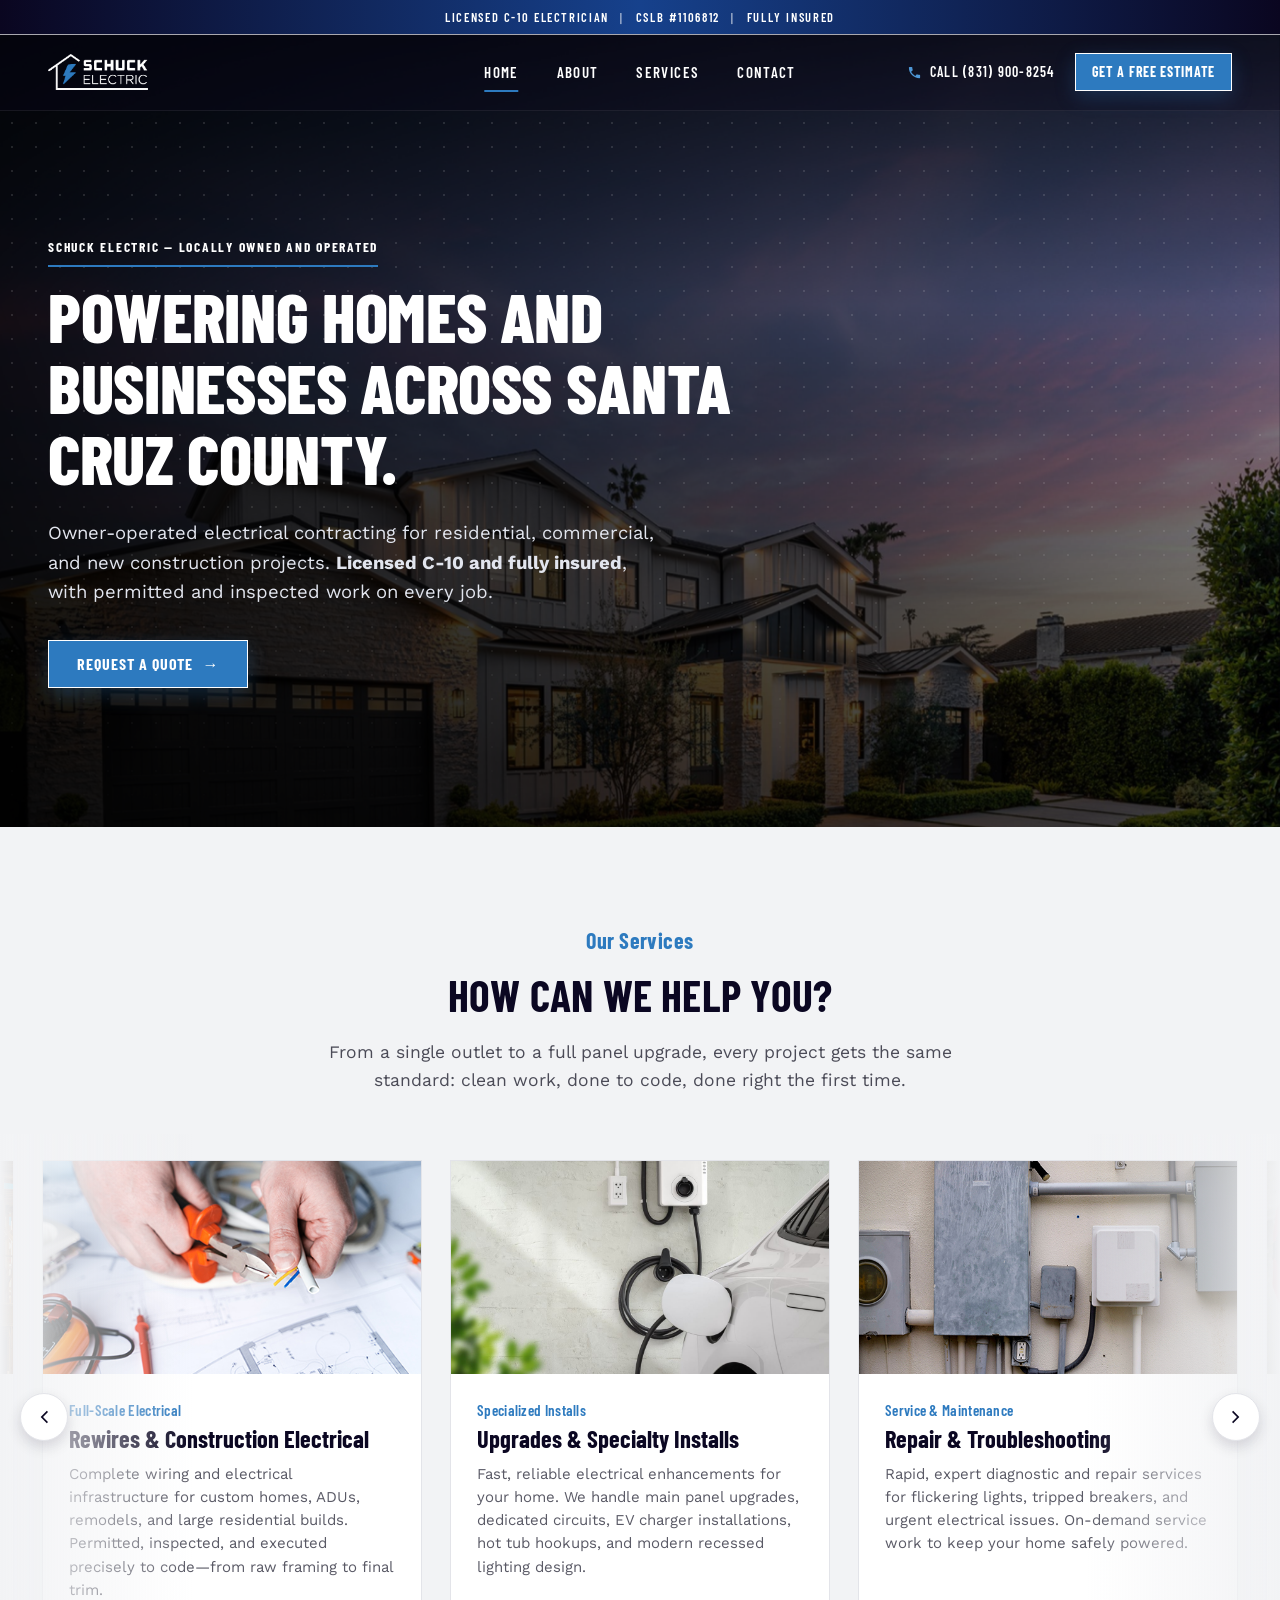
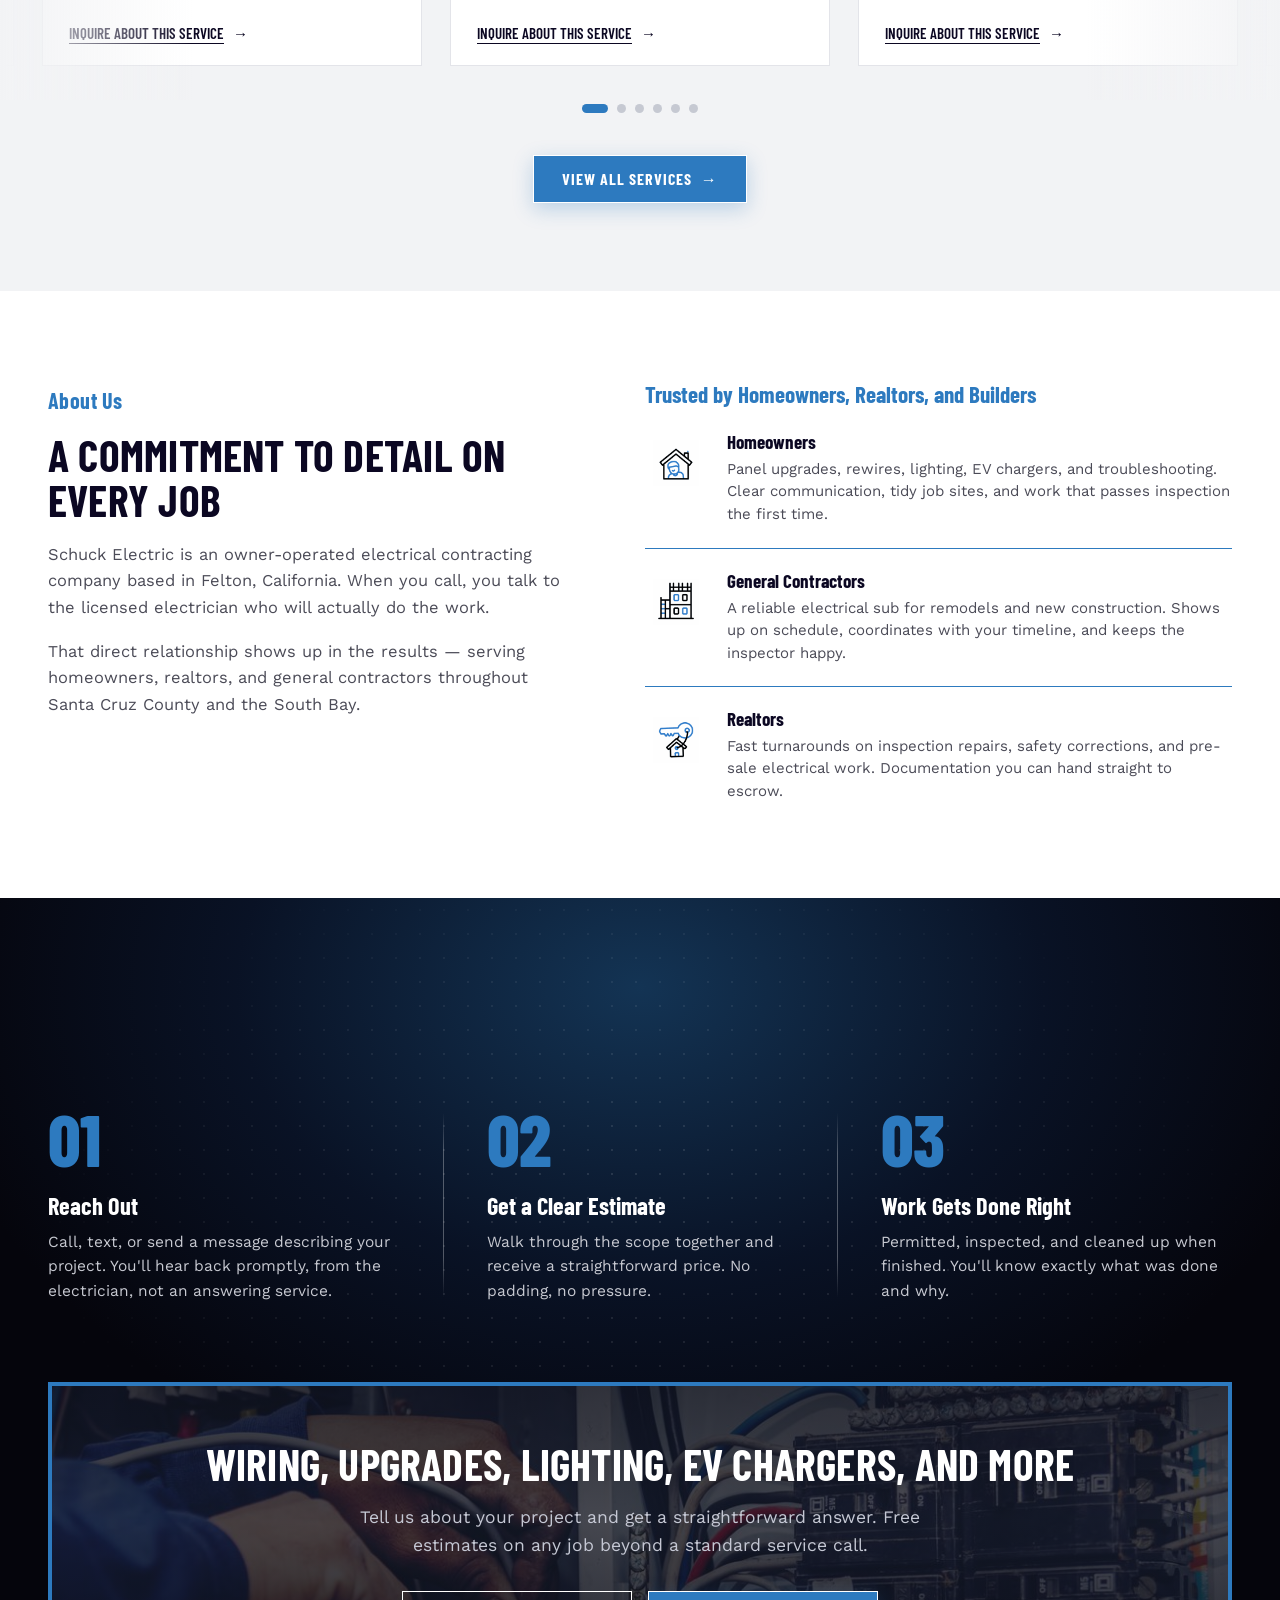
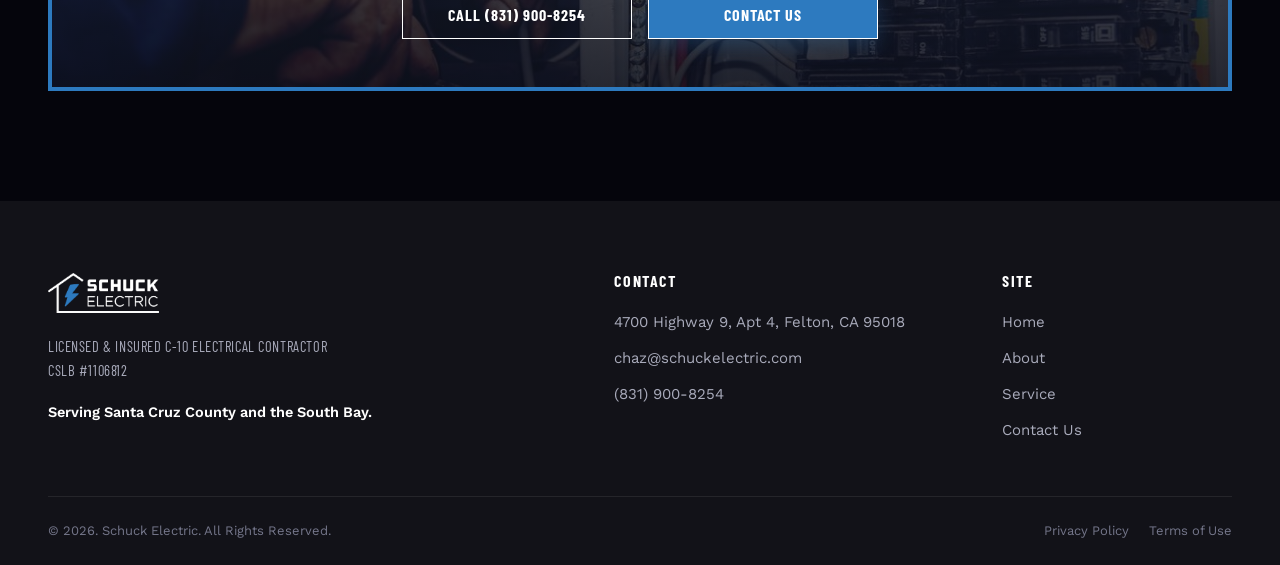
<file: index.html>
<!DOCTYPE html>
<html lang="en">
<head>
<meta charset="UTF-8" />
<meta name="viewport" content="width=device-width, initial-scale=1.0" />
<title>Electrician Santa Cruz County | Schuck Electric</title>
<meta name="description" content="Owner-operated electrical contractor serving Santa Cruz County and the South Bay. Panel upgrades, rewires, EV charger installation, and more. Licensed C-10, CSLB #1106812." />
<link rel="icon" href="assets/logo/favicon-32.png" />
<link rel="apple-touch-icon" href="assets/logo/favicon-180.png" />
<link rel="preconnect" href="https://fonts.googleapis.com" />
<link rel="preconnect" href="https://fonts.gstatic.com" crossorigin />
<!-- One request per family on purpose — a combined query needs an "&", which
     breaks the URL if anything escapes it to &amp; and silently drops the
     second family. -->
<link href="https://fonts.googleapis.com/css2?family=Barlow+Condensed:wght@500;600;700;800" rel="stylesheet" />
<link href="https://fonts.googleapis.com/css2?family=Work+Sans:wght@400;500;600" rel="stylesheet" />
<link rel="stylesheet" href="styles.css" />
</head>
<body>

<!-- ===================== ANNOUNCEMENT BAR =====================
     Scrolls away with the page; the header below it is sticky and
     locks to the top once this bar clears. -->
<div class="topbar">
  <div class="container">
    <p>Licensed C-10 Electrician <span class="topbar-div">|</span> CSLB #1106812 <span class="topbar-div">|</span> Fully Insured</p>
  </div>
</div>

<!-- ===================== HEADER ===================== -->
<header class="site-header" id="siteHeader">
  <div class="container">
    <a href="./" class="brand" aria-label="Schuck Electric home">
      <img src="assets/logo/schuck-logo-white.png" alt="Schuck Electric" width="170" height="42" />
    </a>

    <nav class="nav-primary" aria-label="Primary">
      <ul class="nav-links">
        <li><a href="./" aria-current="page">Home</a></li>
        <li><a href="about.html">About</a></li>
        <li><a href="services.html">Services</a></li>
        <li><a href="contact.html">Contact</a></li>
      </ul>
    </nav>

    <div class="nav-actions">
      <!-- Plain underlined link, not a button, until it becomes one later.
           The mobile panel keeps its buttoned version. -->
      <a class="nav-call" href="tel:+18319008254">
        <svg class="ico" width="16" height="16" viewBox="0 0 24 24" aria-hidden="true"><path d="M6.6 10.8c1.4 2.8 3.8 5.1 6.6 6.6l2.2-2.2c.3-.3.7-.4 1-.2 1.1.4 2.3.6 3.6.6.6 0 1 .4 1 1V20c0 .6-.4 1-1 1C10.6 21 3 13.4 3 4c0-.6.4-1 1-1h3.5c.6 0 1 .4 1 1 0 1.3.2 2.5.6 3.6.1.3 0 .7-.2 1L6.6 10.8z"/></svg>
        <span>Call (831) 900-8254</span>
      </a>
      <a class="btn btn--primary btn--sm" href="mailto:chaz@schuckelectric.com">Get a Free Estimate</a>
    </div>

    <button class="nav-toggle" id="navToggle" aria-label="Open menu" aria-expanded="false" aria-controls="mobilePanel">
      <span></span><span></span><span></span>
    </button>
  </div>
</header>

<!-- ===================== MOBILE PANEL ===================== -->
<div class="mobile-panel" id="mobilePanel" aria-hidden="true">
  <div class="mobile-panel-head">
    <a href="./" class="brand"><img src="assets/logo/schuck-logo-white.png" alt="Schuck Electric" /></a>
    <button class="mobile-close" id="mobileClose" aria-label="Close menu">
      <svg viewBox="0 0 24 24" aria-hidden="true"><path d="M18.3 5.7 12 12l6.3 6.3-1.4 1.4L10.6 13.4 4.3 19.7 2.9 18.3 9.2 12 2.9 5.7l1.4-1.4L10.6 10.6l6.3-6.3z"/></svg>
    </button>
  </div>
  <ul class="mobile-links">
    <li><a href="./" aria-current="page">Home</a></li>
    <li><a href="about.html">About</a></li>
    <li><a href="services.html">Services</a></li>
    <li><a href="contact.html">Contact</a></li>
  </ul>
  <div class="mobile-actions">
    <a class="btn btn--ghost btn--block" href="tel:+18319008254">
      <svg class="ico" width="16" height="16" viewBox="0 0 24 24" aria-hidden="true"><path d="M6.6 10.8c1.4 2.8 3.8 5.1 6.6 6.6l2.2-2.2c.3-.3.7-.4 1-.2 1.1.4 2.3.6 3.6.6.6 0 1 .4 1 1V20c0 .6-.4 1-1 1C10.6 21 3 13.4 3 4c0-.6.4-1 1-1h3.5c.6 0 1 .4 1 1 0 1.3.2 2.5.6 3.6.1.3 0 .7-.2 1L6.6 10.8z"/></svg>
      <span>(831) 900-8254</span>
    </a>
    <a class="btn btn--primary btn--block" href="mailto:chaz@schuckelectric.com">Get a Free Estimate</a>
  </div>
</div>
<div class="mobile-scrim" id="mobileScrim"></div>

<!-- ===================== HERO ===================== -->
<section class="hero" data-spotlight data-spot-size="300px">
  <!-- Two crops of the same house. The wide one is framed for a landscape
       banner; on a phone the box is portrait, so cover throws most of its
       width away and the subject stops being legible. The _r2 frame is pulled
       back with sky where the copy sits and the house below it, which is the
       shape a tall crop needs. <picture> picks per viewport with no JS, and
       only the chosen source is ever fetched. -->
  <div class="hero-bg" data-parallax="0.18">
    <picture>
      <source media="(max-width: 700px)" srcset="assets/img/hero-mobile.jpg" />
      <img src="assets/img/hero.jpg" alt="" />
    </picture>
  </div>
  <div class="hero-scrim"></div>
  <div class="dot-grid dot-grid--fade-bottom" aria-hidden="true"></div>
  <div class="dot-spotlight" aria-hidden="true"></div>
  <div class="container">
    <div class="hero-content">
      <p class="eyebrow eyebrow--rule anim" data-anim="up" data-delay="0">Schuck Electric &mdash; Locally Owned and Operated</p>
      <h1 class="anim" data-anim="up" data-delay="90">Powering Homes and Businesses Across Santa Cruz County.</h1>
      <p class="lede anim" data-anim="up" data-delay="180">Owner-operated electrical contracting for residential, commercial, and new construction projects. <strong>Licensed C-10 and fully insured</strong>, with permitted and inspected work on every job.</p>
      <div class="hero-cta anim" data-anim="up" data-delay="270">
        <a class="btn btn--primary" href="mailto:chaz@schuckelectric.com">Request a Quote <span class="btn-arrow">&rarr;</span></a>
      </div>
    </div>
  </div>
</section>

<!-- ===================== SERVICES ===================== -->
<section class="section section--services on-gray" id="services">
  <div class="container">
    <div class="section-head center">
      <p class="eyebrow anim" data-anim="up">Our Services</p>
      <h2 class="anim" data-anim="up" data-delay="80">How Can We Help You?</h2>
      <p class="lede anim" data-anim="up" data-delay="160">From a single outlet to a full panel upgrade, every project gets the same standard: clean work, done to code, done right the first time.</p>
    </div>
  </div>

  <div class="carousel anim" data-anim="fade" data-delay="120">
    <button class="carousel-arrow carousel-arrow--prev" aria-label="Previous service">
      <svg viewBox="0 0 24 24" aria-hidden="true"><path d="M15.4 4.6 8 12l7.4 7.4 1.4-1.4L10.8 12l6-6z"/></svg>
    </button>

    <div class="carousel-viewport" id="serviceTrackViewport">
      <div class="carousel-track" id="serviceTrack">

        <article class="card">
          <div class="card-media"><img src="assets/img/service-fullscale.jpg" alt="Electrician stripping wire over a set of building plans" loading="lazy" /></div>
          <div class="card-body">
            <p class="card-tag">Full-Scale Electrical</p>
            <h3>Rewires &amp; Construction Electrical</h3>
            <p>Complete wiring and electrical infrastructure for custom homes, ADUs, remodels, and large residential builds. Permitted, inspected, and executed precisely to code&mdash;from raw framing to final trim.</p>
            <a class="card-link" href="mailto:chaz@schuckelectric.com?subject=Inquiry%3A%20Rewires%20%26%20Construction%20Electrical"><span class="card-link-label">Inquire About This Service</span> <span class="btn-arrow" aria-hidden="true">&rarr;</span></a>
          </div>
        </article>

        <article class="card">
          <div class="card-media"><img src="assets/img/service-specialized.jpg" alt="EV charger installed on a home exterior wall" loading="lazy" /></div>
          <div class="card-body">
            <p class="card-tag">Specialized Installs</p>
            <h3>Upgrades &amp; Specialty Installs</h3>
            <p>Fast, reliable electrical enhancements for your home. We handle main panel upgrades, dedicated circuits, EV charger installations, hot tub hookups, and modern recessed lighting design.</p>
            <a class="card-link" href="mailto:chaz@schuckelectric.com?subject=Inquiry%3A%20Upgrades%20%26%20Specialty%20Installs"><span class="card-link-label">Inquire About This Service</span> <span class="btn-arrow" aria-hidden="true">&rarr;</span></a>
          </div>
        </article>

        <article class="card">
          <div class="card-media"><img src="assets/img/service-maintenance.jpg" alt="Exterior electrical panel and meter on a stucco wall" loading="lazy" /></div>
          <div class="card-body">
            <p class="card-tag">Service &amp; Maintenance</p>
            <h3>Repair &amp; Troubleshooting</h3>
            <p>Rapid, expert diagnostic and repair services for flickering lights, tripped breakers, and urgent electrical issues. On-demand service work to keep your home safely powered.</p>
            <a class="card-link" href="mailto:chaz@schuckelectric.com?subject=Inquiry%3A%20Repair%20%26%20Troubleshooting"><span class="card-link-label">Inquire About This Service</span> <span class="btn-arrow" aria-hidden="true">&rarr;</span></a>
          </div>
        </article>

        <article class="card">
          <div class="card-media"><img src="assets/img/service-commercial.jpg" alt="Electrician installing conduit runs on a commercial job site" loading="lazy" /></div>
          <div class="card-body">
            <p class="card-tag">Commercial Services</p>
            <h3>Commercial &amp; Event Electrical</h3>
            <p>Tailored power solutions for retail spaces, restaurants, apartment complexes, and office builds. We also design temporary electrical setups for concerts, weddings, and special events.</p>
            <a class="card-link" href="mailto:chaz@schuckelectric.com?subject=Inquiry%3A%20Commercial%20%26%20Event%20Electrical"><span class="card-link-label">Inquire About This Service</span> <span class="btn-arrow" aria-hidden="true">&rarr;</span></a>
          </div>
        </article>

        <article class="card">
          <div class="card-media"><img src="assets/img/service-generator.jpg" alt="Whole-home standby generator installed beside a residence" loading="lazy" /></div>
          <div class="card-body">
            <p class="card-tag">Backup Power</p>
            <h3>Whole-Home Generator Solutions</h3>
            <p>Protect your property from unexpected grid outages with dedicated standby generator installations. Complete system sizing, transfer switch setup, and seamless backup power integration.</p>
            <a class="card-link" href="mailto:chaz@schuckelectric.com?subject=Inquiry%3A%20Whole-Home%20Generator%20Solutions"><span class="card-link-label">Inquire About This Service</span> <span class="btn-arrow" aria-hidden="true">&rarr;</span></a>
          </div>
        </article>

        <article class="card">
          <div class="card-media"><img src="assets/img/service-trade.jpg" alt="Electrical rough-in wiring through new construction framing" loading="lazy" /></div>
          <div class="card-body">
            <p class="card-tag">Trade Partnerships</p>
            <h3>GC Partnerships</h3>
            <p>Dependable electrical subcontracting for general contractors and trade partners. On-time scheduling, clean execution, and seamless integration with your primary jobsite workflow.</p>
            <a class="card-link" href="mailto:chaz@schuckelectric.com?subject=Inquiry%3A%20GC%20Partnerships"><span class="card-link-label">Inquire About This Service</span> <span class="btn-arrow" aria-hidden="true">&rarr;</span></a>
          </div>
        </article>

      </div>
    </div>

    <button class="carousel-arrow carousel-arrow--next" aria-label="Next service">
      <svg viewBox="0 0 24 24" aria-hidden="true"><path d="m8.6 4.6 7.4 7.4-7.4 7.4-1.4-1.4 6-6-6-6z"/></svg>
    </button>
  </div>

  <div class="container">
    <div class="carousel-dots" id="serviceDots" role="tablist" aria-label="Service slides"></div>
    <div class="center-cta anim" data-anim="up">
      <a href="services.html" class="btn btn--primary">View All Services <span class="btn-arrow">&rarr;</span></a>
    </div>
  </div>
</section>

<!-- ===================== ABOUT ===================== -->
<section class="section about" id="about">
  <div class="container">
    <div class="about-inner">
      <div class="about-copy">
        <p class="eyebrow anim" data-anim="up">About Us</p>
        <h2 class="anim" data-anim="up" data-delay="70">A Commitment to Detail on Every Job</h2>
        <p class="anim" data-anim="up" data-delay="140">Schuck Electric is an owner-operated electrical contracting company based in Felton, California. When you call, you talk to the licensed electrician who will actually do the work.</p>
        <p class="anim" data-anim="up" data-delay="200">That direct relationship shows up in the results &mdash; serving homeowners, realtors, and general contractors throughout Santa Cruz County and the South Bay.</p>
      </div>

      <div class="about-audience">
        <h3 class="about-sub anim" data-anim="up">Trusted by Homeowners, Realtors, and Builders</h3>

        <ul class="audience-list">
          <li class="audience-item anim" data-anim="up" data-delay="80">
            <div class="audience-icon"><img src="assets/icons/homeowner.gif" alt="" loading="lazy" /></div>
            <div>
              <h4>Homeowners</h4>
              <p>Panel upgrades, rewires, lighting, EV chargers, and troubleshooting. Clear communication, tidy job sites, and work that passes inspection the first time.</p>
            </div>
          </li>
          <li class="audience-item anim" data-anim="up" data-delay="160">
            <div class="audience-icon"><img src="assets/icons/gc.gif" alt="" loading="lazy" /></div>
            <div>
              <h4>General Contractors</h4>
              <p>A reliable electrical sub for remodels and new construction. Shows up on schedule, coordinates with your timeline, and keeps the inspector happy.</p>
            </div>
          </li>
          <li class="audience-item anim" data-anim="up" data-delay="240">
            <div class="audience-icon"><img src="assets/icons/realtor.gif" alt="" loading="lazy" /></div>
            <div>
              <h4>Realtors</h4>
              <p>Fast turnarounds on inspection repairs, safety corrections, and pre-sale electrical work. Documentation you can hand straight to escrow.</p>
            </div>
          </li>
        </ul>
      </div>
    </div>
  </div>
</section>

<!-- ===================== PROCESS + CTA ===================== -->
<section class="section process on-dark" id="process" data-spotlight data-spot-size="320px">
  <div class="process-glow" aria-hidden="true"></div>
  <div class="dot-grid" aria-hidden="true"></div>
  <div class="dot-spotlight" aria-hidden="true"></div>
  <div class="container">
    <div class="section-head center">
      <h2 class="anim" data-anim="up">Getting Started Is Simple</h2>
    </div>

    <div class="steps">
      <div class="step anim" data-anim="up" data-delay="0">
        <div class="step-num" data-count="01">01</div>
        <h3>Reach Out</h3>
        <p>Call, text, or send a message describing your project. You'll hear back promptly, from the electrician, not an answering service.</p>
      </div>
      <div class="step anim" data-anim="up" data-delay="120">
        <div class="step-num" data-count="02">02</div>
        <h3>Get a Clear Estimate</h3>
        <p>Walk through the scope together and receive a straightforward price. No padding, no pressure.</p>
      </div>
      <div class="step anim" data-anim="up" data-delay="240">
        <div class="step-num" data-count="03">03</div>
        <h3>Work Gets Done Right</h3>
        <p>Permitted, inspected, and cleaned up when finished. You'll know exactly what was done and why.</p>
      </div>
    </div>

    <div class="cta-box anim" data-anim="up">
      <div class="cta-bg" aria-hidden="true"><img src="assets/img/cta.jpg" alt="" loading="lazy" /></div>
      <div class="cta-content">
        <h2>Wiring, Upgrades, Lighting, EV Chargers, and More</h2>
        <p class="lede">Tell us about your project and get a straightforward answer. Free estimates on any job beyond a standard service call.</p>
        <div class="cta-buttons">
          <a class="btn btn--dark" href="tel:+18319008254">Call (831) 900-8254</a>
          <a class="btn btn--primary" href="mailto:chaz@schuckelectric.com">Contact Us</a>
        </div>
      </div>
    </div>
  </div>
</section>

<!-- ===================== FOOTER ===================== -->
<footer class="site-footer">
  <div class="container">
    <div class="footer-top">
      <div class="footer-brand">
        <img src="assets/logo/schuck-logo-white.png" alt="Schuck Electric" />
        <p class="footer-license">Licensed &amp; Insured C-10 Electrical Contractor<br />CSLB #1106812</p>
        <p class="footer-serving">Serving Santa Cruz County and the South Bay.</p>
      </div>
      <div class="footer-col">
        <h4>Contact</h4>
        <ul>
          <li><span class="ph">4700 Highway 9, Apt 4, Felton, CA 95018</span></li>
          <li><a href="mailto:chaz@schuckelectric.com" class="ph">chaz@schuckelectric.com</a></li>
          <li><a href="tel:+18319008254" class="ph">(831) 900-8254</a></li>
        </ul>
      </div>
      <div class="footer-col">
        <h4>Site</h4>
        <ul>
          <li><a href="./">Home</a></li>
          <li><a href="about.html">About</a></li>
          <li><a href="services.html">Service</a></li>
          <li><a href="contact.html">Contact Us</a></li>
        </ul>
      </div>
    </div>
    <div class="footer-bottom">
      <p>&copy; <span data-year>2026</span>. Schuck Electric. All Rights Reserved.</p>
      <div class="footer-legal">
        <a href="pending.html">Privacy Policy</a>
        <a href="pending.html">Terms of Use</a>
      </div>
    </div>
  </div>
</footer>

<!-- Chat widget removed for now. When GHL's widget is enabled, or a
     replacement is built, it goes here. main.js still contains initChat(),
     which no-ops when this markup is absent. -->


<script src="main.js"></script>
</body>
</html>
</file>
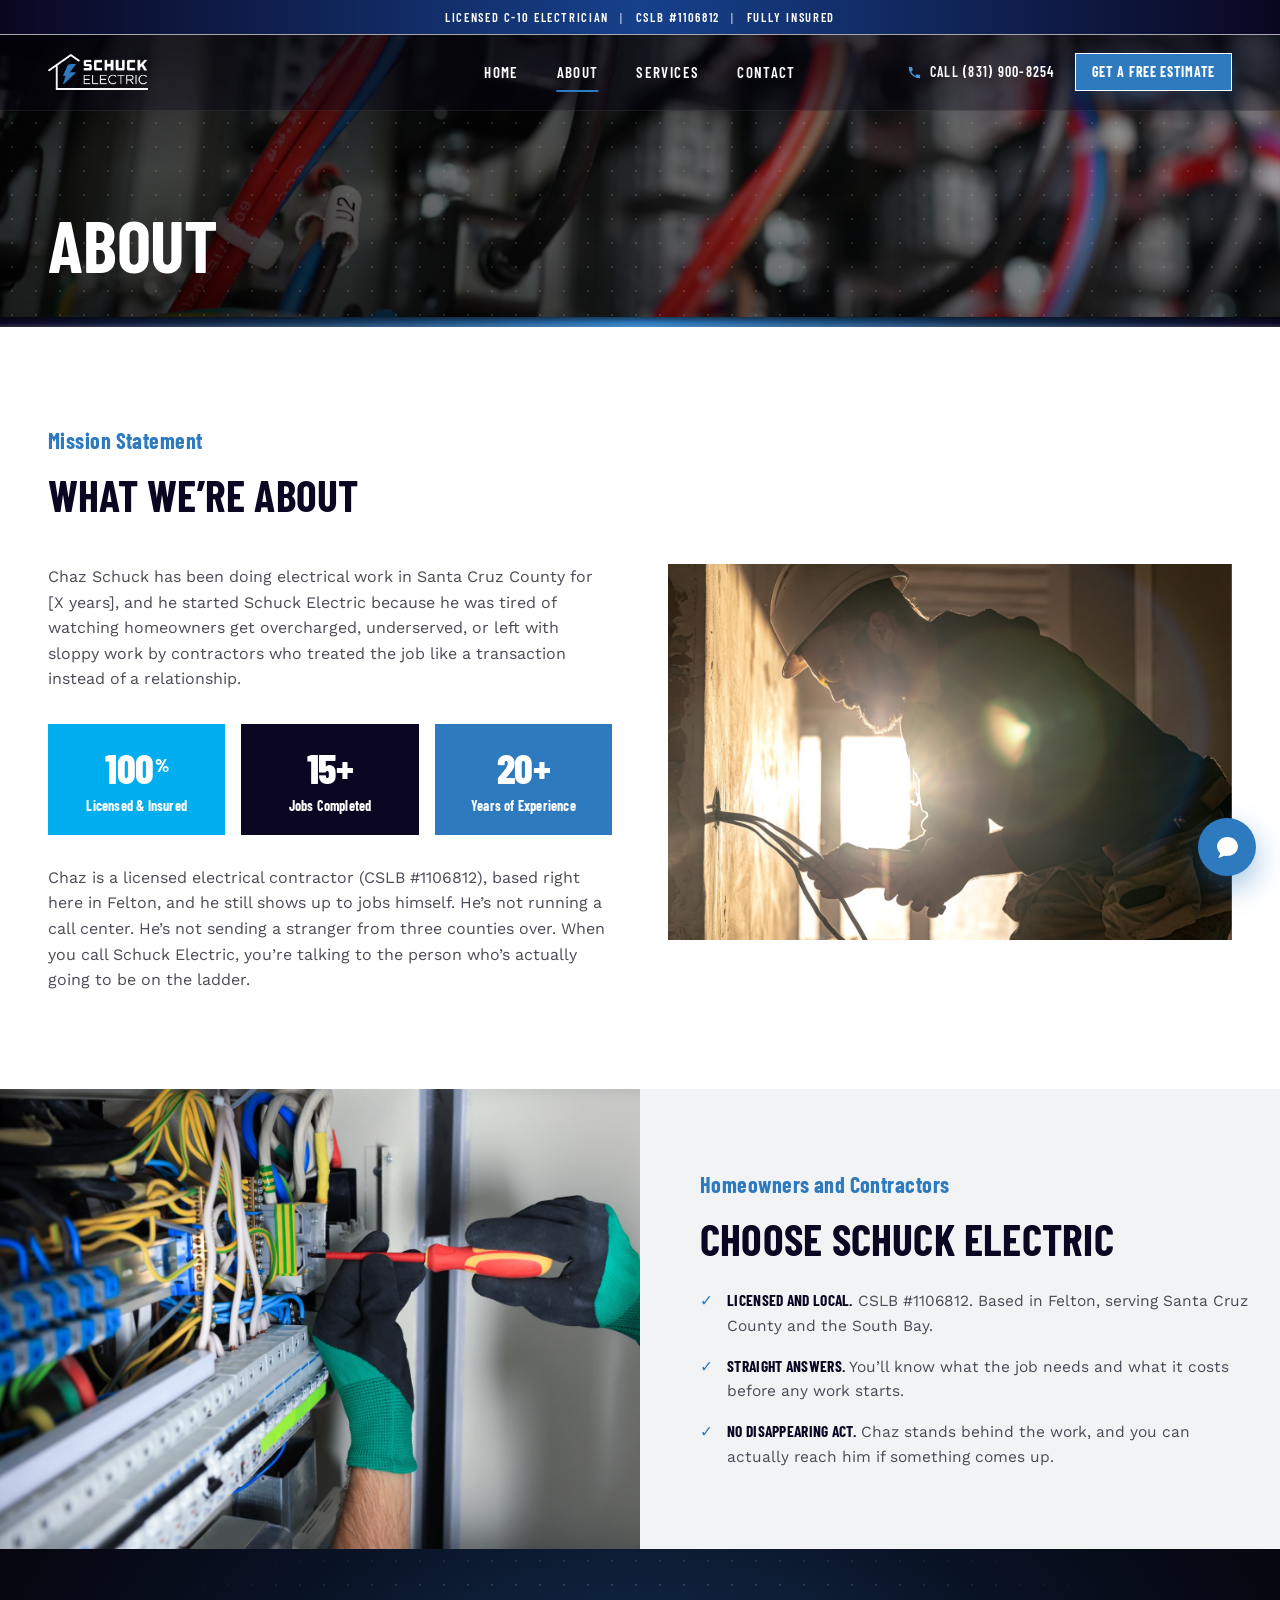
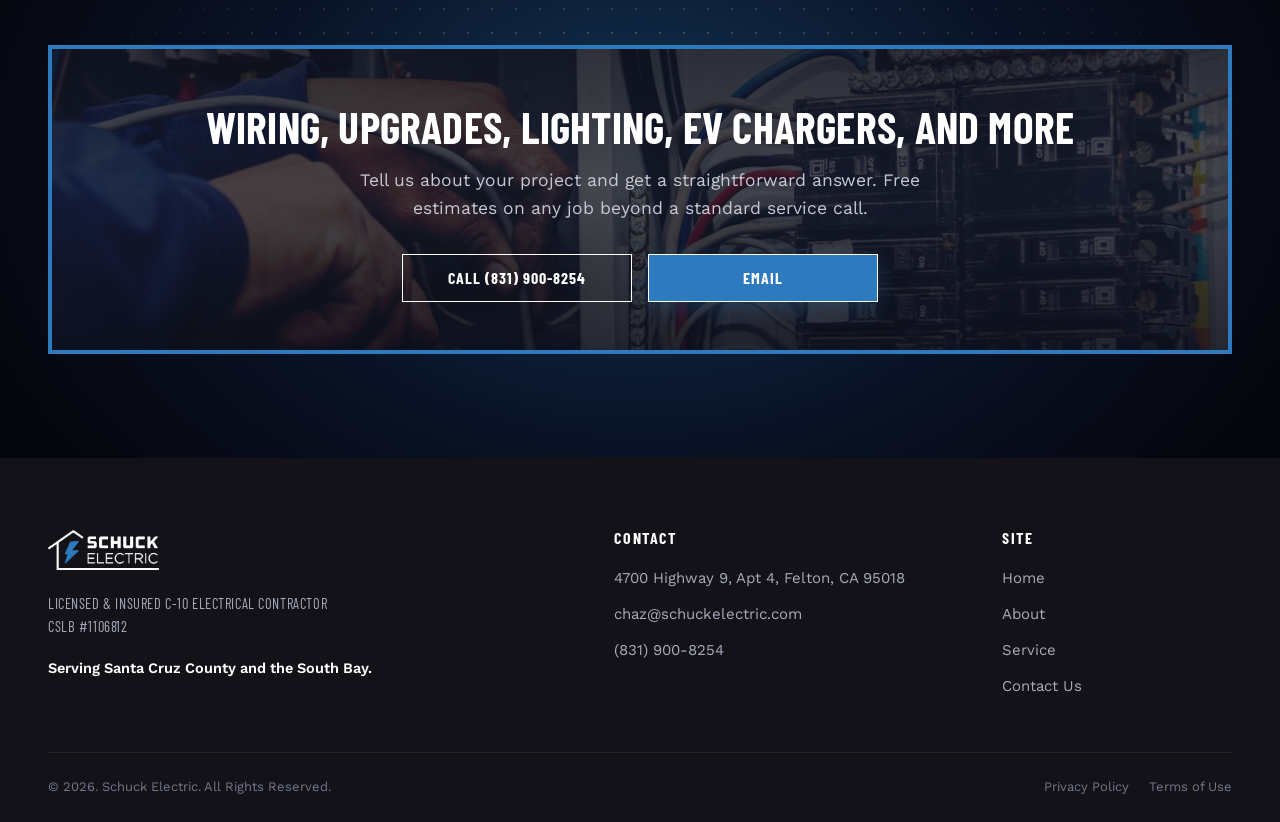
<file: about.html>
<!DOCTYPE html>
<html lang="en">
<head>
<meta charset="UTF-8" />
<meta name="viewport" content="width=device-width, initial-scale=1.0" />
<title>About | Schuck Electric</title>
<meta name="description" content="Chaz Schuck is a licensed C-10 electrical contractor based in Felton, serving Santa Cruz County and the South Bay. CSLB #1106812, fully insured, and on the job himself." />
<link rel="icon" href="assets/logo/favicon-32.png" />
<link rel="apple-touch-icon" href="assets/logo/favicon-180.png" />
<link rel="preconnect" href="https://fonts.googleapis.com" />
<link rel="preconnect" href="https://fonts.gstatic.com" crossorigin />
<!-- One request per family on purpose — a combined query needs an "&", which
     breaks the URL if anything escapes it to &amp; and silently drops the
     second family. -->
<link href="https://fonts.googleapis.com/css2?family=Barlow+Condensed:wght@500;600;700;800" rel="stylesheet" />
<link href="https://fonts.googleapis.com/css2?family=Work+Sans:wght@400;500;600" rel="stylesheet" />
<link rel="stylesheet" href="styles.css" />
</head>
<body>

<!-- ===================== ANNOUNCEMENT BAR ===================== -->
<div class="topbar">
  <div class="container">
    <p>Licensed C-10 Electrician <span class="topbar-div">|</span> CSLB #1106812 <span class="topbar-div">|</span> Fully Insured</p>
  </div>
</div>

<!-- ===================== HEADER ===================== -->
<header class="site-header" id="siteHeader">
  <div class="container">
    <a href="./" class="brand" aria-label="Schuck Electric home">
      <img src="assets/logo/schuck-logo-white.png" alt="Schuck Electric" width="170" height="42" />
    </a>

    <nav class="nav-primary" aria-label="Primary">
      <ul class="nav-links">
        <li><a href="./">Home</a></li>
        <li><a href="about.html" aria-current="page">About</a></li>
        <li><a href="services.html">Services</a></li>
        <li><a href="contact.html">Contact</a></li>
      </ul>
    </nav>

    <div class="nav-actions">
      <a class="nav-call" href="tel:+18319008254">
        <svg class="ico" width="16" height="16" viewBox="0 0 24 24" aria-hidden="true"><path d="M6.6 10.8c1.4 2.8 3.8 5.1 6.6 6.6l2.2-2.2c.3-.3.7-.4 1-.2 1.1.4 2.3.6 3.6.6.6 0 1 .4 1 1V20c0 .6-.4 1-1 1C10.6 21 3 13.4 3 4c0-.6.4-1 1-1h3.5c.6 0 1 .4 1 1 0 1.3.2 2.5.6 3.6.1.3 0 .7-.2 1L6.6 10.8z"/></svg>
        <span>Call (831) 900-8254</span>
      </a>
      <a class="btn btn--primary btn--sm" href="mailto:chaz@schuckelectric.com">Get a Free Estimate</a>
    </div>

    <button class="nav-toggle" id="navToggle" aria-label="Open menu" aria-expanded="false" aria-controls="mobilePanel">
      <span></span><span></span><span></span>
    </button>
  </div>
</header>

<!-- ===================== MOBILE PANEL ===================== -->
<div class="mobile-panel" id="mobilePanel" aria-hidden="true">
  <div class="mobile-panel-head">
    <a href="./" class="brand"><img src="assets/logo/schuck-logo-white.png" alt="Schuck Electric" /></a>
    <button class="mobile-close" id="mobileClose" aria-label="Close menu">
      <svg viewBox="0 0 24 24" aria-hidden="true"><path d="M18.3 5.7 12 12l6.3 6.3-1.4 1.4L10.6 13.4 4.3 19.7 2.9 18.3 9.2 12 2.9 5.7l1.4-1.4L10.6 10.6l6.3-6.3z"/></svg>
    </button>
  </div>
  <ul class="mobile-links">
    <li><a href="./">Home</a></li>
    <li><a href="about.html" aria-current="page">About</a></li>
    <li><a href="services.html">Services</a></li>
    <li><a href="contact.html">Contact</a></li>
  </ul>
  <div class="mobile-actions">
    <a class="btn btn--ghost btn--block" href="tel:+18319008254">
      <svg class="ico" width="16" height="16" viewBox="0 0 24 24" aria-hidden="true"><path d="M6.6 10.8c1.4 2.8 3.8 5.1 6.6 6.6l2.2-2.2c.3-.3.7-.4 1-.2 1.1.4 2.3.6 3.6.6.6 0 1 .4 1 1V20c0 .6-.4 1-1 1C10.6 21 3 13.4 3 4c0-.6.4-1 1-1h3.5c.6 0 1 .4 1 1 0 1.3.2 2.5.6 3.6.1.3 0 .7-.2 1L6.6 10.8z"/></svg>
      <span>(831) 900-8254</span>
    </a>
    <a class="btn btn--primary btn--block" href="mailto:chaz@schuckelectric.com">Get a Free Estimate</a>
  </div>
</div>
<div class="mobile-scrim" id="mobileScrim"></div>

<!-- ===================== PAGE HERO ===================== -->
<section class="page-hero" data-spotlight data-spot-size="260px">
  <div class="hero-bg"><img src="assets/img/about-hero.jpg" alt="" /></div>
  <div class="hero-scrim"></div>
  <div class="dot-grid" aria-hidden="true"></div>
  <div class="dot-spotlight" aria-hidden="true"></div>
  <div class="container">
    <h1>About</h1>
  </div>
</section>

<!-- ===================== MISSION ===================== -->
<section class="section" id="mission">
  <div class="container">
    <div class="section-head anim" data-anim="up">
      <p class="eyebrow">Mission Statement</p>
      <h2>What We&rsquo;re About</h2>
    </div>

    <div class="mission-grid">
      <div class="mission-copy anim" data-anim="up">
        <!-- PLACEHOLDER: [X years] needs the real figure, and it has to agree
             with the "20+ Years of Experience" tile below. -->
        <p>Chaz Schuck has been doing electrical work in Santa Cruz County for [X years], and he started Schuck Electric because he was tired of watching homeowners get overcharged, underserved, or left with sloppy work by contractors who treated the job like a transaction instead of a relationship.</p>

        <div class="stat-tiles">
          <div class="stat-tile stat-tile--bright">
            <span class="stat-num">100<sup>%</sup></span>
            <span class="stat-label">Licensed &amp; Insured</span>
          </div>
          <div class="stat-tile stat-tile--navy">
            <!-- PLACEHOLDER: 15+ jobs reads as a first season, not fifteen
                 years of trade. Confirm the real number. -->
            <span class="stat-num">15+</span>
            <span class="stat-label">Jobs Completed</span>
          </div>
          <div class="stat-tile stat-tile--blue">
            <span class="stat-num">20+</span>
            <span class="stat-label">Years of Experience</span>
          </div>
        </div>

        <p>Chaz is a licensed electrical contractor (CSLB #1106812), based right here in Felton, and he still shows up to jobs himself. He&rsquo;s not running a call center. He&rsquo;s not sending a stranger from three counties over. When you call Schuck Electric, you&rsquo;re talking to the person who&rsquo;s actually going to be on the ladder.</p>
      </div>

      <div class="mission-media anim" data-anim="up" data-delay="120">
        <img src="assets/img/about-mission.jpg" alt="Chaz Schuck wiring a device box on site" loading="lazy" />
      </div>
    </div>
  </div>
</section>

<!-- ===================== WHY CHOOSE =====================
     Deliberately outside .container: the media cell runs to the viewport edge. -->
<section class="split" id="why">
  <div class="split-media">
    <img src="assets/img/about-choose.jpg" alt="Electrician terminating conductors in a distribution panel" loading="lazy" />
  </div>
  <div class="split-body">
    <div class="split-body-inner anim" data-anim="up">
      <p class="eyebrow">Homeowners and Contractors</p>
      <h2>Choose Schuck Electric</h2>
      <ul class="check-list">
        <li><strong>Licensed and local.</strong> CSLB #1106812. Based in Felton, serving Santa Cruz County and the South Bay.</li>
        <li><strong>Straight answers.</strong> You&rsquo;ll know what the job needs and what it costs before any work starts.</li>
        <li><strong>No disappearing act.</strong> Chaz stands behind the work, and you can actually reach him if something comes up.</li>
      </ul>
    </div>
  </div>
</section>

<!-- ===================== CTA ===================== -->
<section class="section--cta on-dark" data-spotlight data-spot-size="320px">
  <div class="process-glow" aria-hidden="true"></div>
  <div class="dot-grid" aria-hidden="true"></div>
  <div class="dot-spotlight" aria-hidden="true"></div>
  <div class="container">
    <div class="cta-box anim" data-anim="up">
      <div class="cta-bg" aria-hidden="true"><img src="assets/img/cta.jpg" alt="" loading="lazy" /></div>
      <div class="cta-content">
        <h2>Wiring, Upgrades, Lighting, EV Chargers, and More</h2>
        <p class="lede">Tell us about your project and get a straightforward answer. Free estimates on any job beyond a standard service call.</p>
        <div class="cta-buttons">
          <a class="btn btn--dark" href="tel:+18319008254">Call (831) 900-8254</a>
          <a class="btn btn--primary" href="mailto:chaz@schuckelectric.com">Email</a>
        </div>
      </div>
    </div>
  </div>
</section>

<!-- ===================== FOOTER ===================== -->
<footer class="site-footer">
  <div class="container">
    <div class="footer-top">
      <div class="footer-brand">
        <img src="assets/logo/schuck-logo-white.png" alt="Schuck Electric" />
        <p class="footer-license">Licensed &amp; Insured C-10 Electrical Contractor<br />CSLB #1106812</p>
        <p class="footer-serving">Serving Santa Cruz County and the South Bay.</p>
      </div>
      <div class="footer-col">
        <h4>Contact</h4>
        <ul>
          <li><span class="ph">4700 Highway 9, Apt 4, Felton, CA 95018</span></li>
          <li><a href="mailto:chaz@schuckelectric.com" class="ph">chaz@schuckelectric.com</a></li>
          <li><a href="tel:+18319008254" class="ph">(831) 900-8254</a></li>
        </ul>
      </div>
      <div class="footer-col">
        <h4>Site</h4>
        <ul>
          <li><a href="./">Home</a></li>
          <li><a href="about.html">About</a></li>
          <li><a href="services.html">Service</a></li>
          <li><a href="contact.html">Contact Us</a></li>
        </ul>
      </div>
    </div>
    <div class="footer-bottom">
      <p>&copy; <span data-year>2026</span>. Schuck Electric. All Rights Reserved.</p>
      <div class="footer-legal">
        <a href="pending.html">Privacy Policy</a>
        <a href="pending.html">Terms of Use</a>
      </div>
    </div>
  </div>
</footer>

<!-- ===================== CHAT ===================== -->
<button class="chat-fab js-open-chat" type="button" aria-label="Open chat">
  <svg viewBox="0 0 24 24" aria-hidden="true"><path d="M12 2C6.48 2 2 6.03 2 11c0 2.42 1.09 4.62 2.89 6.24-.11.99-.46 2.6-1.4 3.94a.5.5 0 0 0 .53.77c2.06-.5 3.63-1.36 4.55-1.99A11.6 11.6 0 0 0 12 20c5.52 0 10-4.03 10-9s-4.48-9-10-9z"/></svg>
</button>

<div class="chat-scrim" id="chatScrim"></div>
<aside class="chat-panel" id="chatPanel" role="dialog" aria-label="Contact Schuck Electric" aria-hidden="true">
  <div class="chat-head">
    <div>
      <h3>Let's Talk About Your Project</h3>
      <p>Call, text, or email &mdash; you'll hear back from the electrician, not an answering service.</p>
    </div>
    <button class="chat-close" id="chatClose" type="button" aria-label="Close">&times;</button>
  </div>
  <div class="chat-body">
    <a class="chat-option" href="tel:+18319008254">
      <span class="chat-option-icon"><svg viewBox="0 0 24 24" aria-hidden="true"><path d="M6.6 10.8c1.4 2.8 3.8 5.1 6.6 6.6l2.2-2.2c.3-.3.7-.4 1-.2 1.1.4 2.3.6 3.6.6.6 0 1 .4 1 1V20c0 .6-.4 1-1 1C10.6 21 3 13.4 3 4c0-.6.4-1 1-1h3.5c.6 0 1 .4 1 1 0 1.3.2 2.5.6 3.6.1.3 0 .7-.2 1L6.6 10.8z"/></svg></span>
      <span><span class="chat-option-label">Call Now</span><span class="chat-option-sub ph">(831) 900-8254</span></span>
    </a>
    <a class="chat-option" href="mailto:chaz@schuckelectric.com">
      <span class="chat-option-icon"><svg viewBox="0 0 24 24" aria-hidden="true"><path d="M20 4H4c-1.1 0-2 .9-2 2v12c0 1.1.9 2 2 2h16c1.1 0 2-.9 2-2V6c0-1.1-.9-2-2-2zm0 4-8 5-8-5V6l8 5 8-5v2z"/></svg></span>
      <span><span class="chat-option-label">Email Us</span><span class="chat-option-sub ph">chaz@schuckelectric.com</span></span>
    </a>
    <p class="chat-note">Prefer to text? Send a message to the number above and we'll reply as soon as we're off the ladder.</p>
  </div>
</aside>

<script src="main.js"></script>
</body>
</html>
</file>
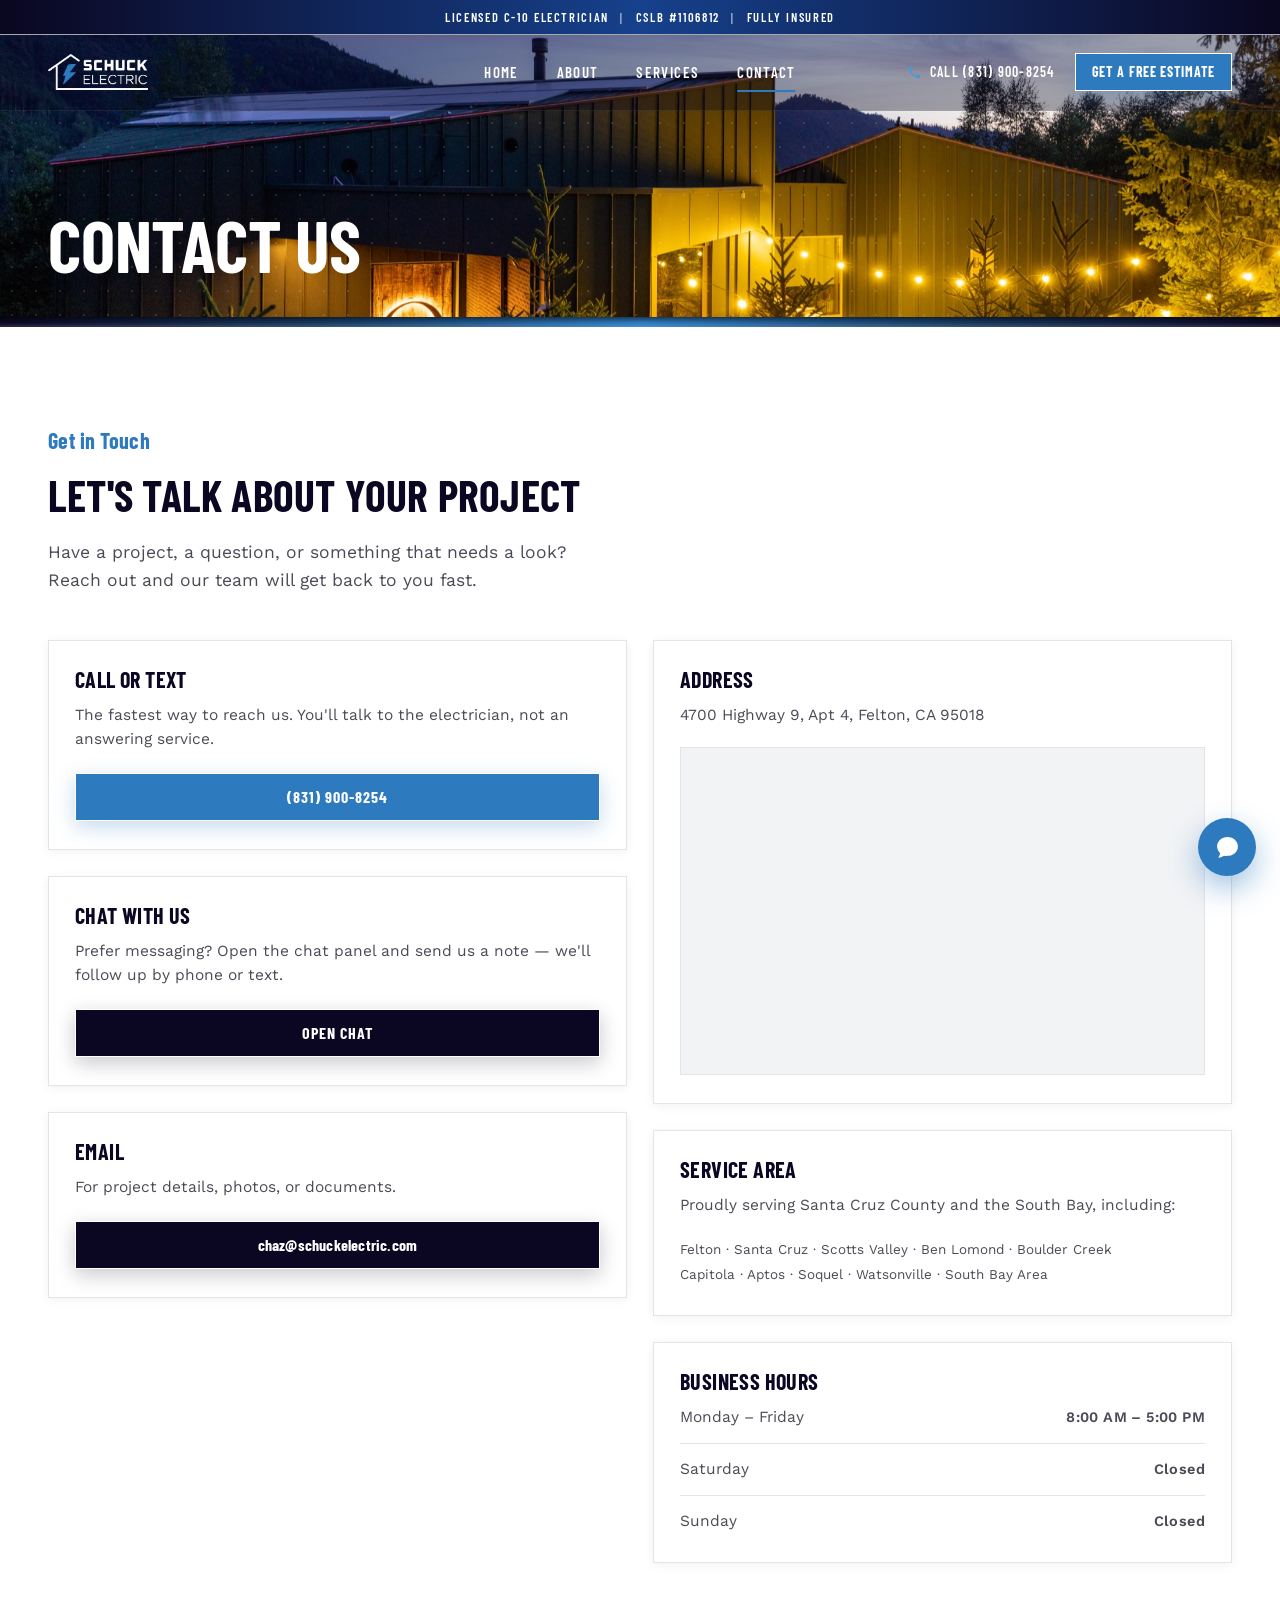
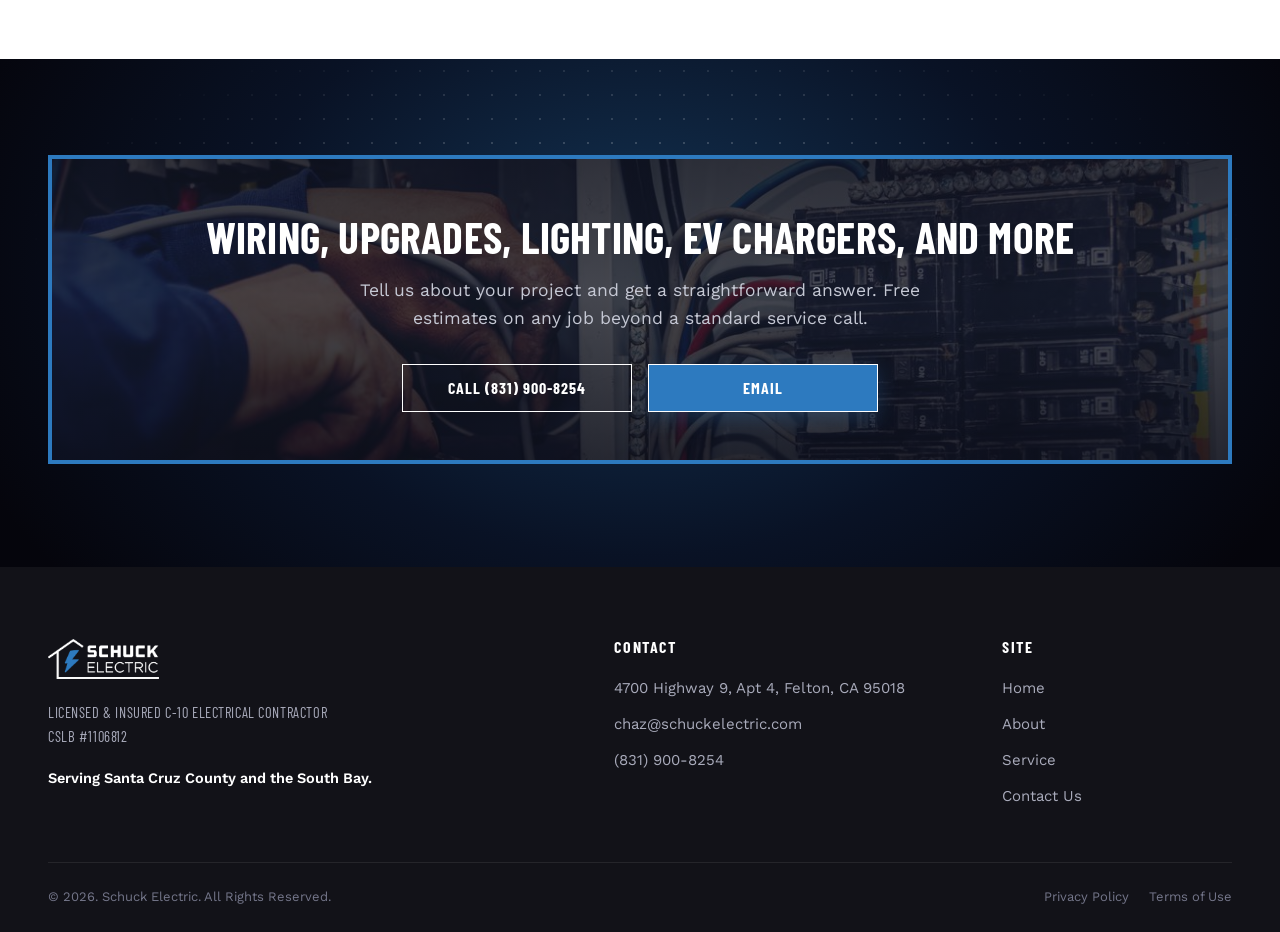
<file: contact.html>
<!DOCTYPE html>
<html lang="en">
<head>
<meta charset="UTF-8" />
<meta name="viewport" content="width=device-width, initial-scale=1.0" />
<title>Contact | Schuck Electric</title>
<meta name="description" content="Call, text, or email Schuck Electric. Owner-operated electrical contractor serving Santa Cruz County and the South Bay. Licensed C-10, CSLB #1106812." />
<link rel="icon" href="assets/logo/favicon-32.png" />
<link rel="apple-touch-icon" href="assets/logo/favicon-180.png" />
<link rel="preconnect" href="https://fonts.googleapis.com" />
<link rel="preconnect" href="https://fonts.gstatic.com" crossorigin />
<!-- One request per family on purpose — a combined query needs an "&", which
     breaks the URL if anything escapes it to &amp; and silently drops the
     second family. -->
<link href="https://fonts.googleapis.com/css2?family=Barlow+Condensed:wght@500;600;700;800" rel="stylesheet" />
<link href="https://fonts.googleapis.com/css2?family=Work+Sans:wght@400;500;600" rel="stylesheet" />
<link rel="stylesheet" href="styles.css" />
</head>
<body>

<!-- ===================== ANNOUNCEMENT BAR ===================== -->
<div class="topbar">
  <div class="container">
    <p>Licensed C-10 Electrician <span class="topbar-div">|</span> CSLB #1106812 <span class="topbar-div">|</span> Fully Insured</p>
  </div>
</div>

<!-- ===================== HEADER ===================== -->
<header class="site-header" id="siteHeader">
  <div class="container">
    <a href="./" class="brand" aria-label="Schuck Electric home">
      <img src="assets/logo/schuck-logo-white.png" alt="Schuck Electric" width="170" height="42" />
    </a>

    <nav class="nav-primary" aria-label="Primary">
      <ul class="nav-links">
        <li><a href="./">Home</a></li>
        <li><a href="pending.html">About</a></li>
        <li><a href="services.html">Services</a></li>
        <li><a href="contact.html" aria-current="page">Contact</a></li>
      </ul>
    </nav>

    <div class="nav-actions">
      <a class="nav-call" href="tel:+18319008254">
        <svg class="ico" width="16" height="16" viewBox="0 0 24 24" aria-hidden="true"><path d="M6.6 10.8c1.4 2.8 3.8 5.1 6.6 6.6l2.2-2.2c.3-.3.7-.4 1-.2 1.1.4 2.3.6 3.6.6.6 0 1 .4 1 1V20c0 .6-.4 1-1 1C10.6 21 3 13.4 3 4c0-.6.4-1 1-1h3.5c.6 0 1 .4 1 1 0 1.3.2 2.5.6 3.6.1.3 0 .7-.2 1L6.6 10.8z"/></svg>
        <span>Call (831) 900-8254</span>
      </a>
      <a class="btn btn--primary btn--sm" href="mailto:chaz@schuckelectric.com">Get a Free Estimate</a>
    </div>

    <button class="nav-toggle" id="navToggle" aria-label="Open menu" aria-expanded="false" aria-controls="mobilePanel">
      <span></span><span></span><span></span>
    </button>
  </div>
</header>

<!-- ===================== MOBILE PANEL ===================== -->
<div class="mobile-panel" id="mobilePanel" aria-hidden="true">
  <div class="mobile-panel-head">
    <a href="./" class="brand"><img src="assets/logo/schuck-logo-white.png" alt="Schuck Electric" /></a>
    <button class="mobile-close" id="mobileClose" aria-label="Close menu">
      <svg viewBox="0 0 24 24" aria-hidden="true"><path d="M18.3 5.7 12 12l6.3 6.3-1.4 1.4L10.6 13.4 4.3 19.7 2.9 18.3 9.2 12 2.9 5.7l1.4-1.4L10.6 10.6l6.3-6.3z"/></svg>
    </button>
  </div>
  <ul class="mobile-links">
    <li><a href="./">Home</a></li>
    <li><a href="pending.html">About</a></li>
    <li><a href="services.html">Services</a></li>
    <li><a href="contact.html" aria-current="page">Contact</a></li>
  </ul>
  <div class="mobile-actions">
    <a class="btn btn--ghost btn--block" href="tel:+18319008254">
      <svg class="ico" width="16" height="16" viewBox="0 0 24 24" aria-hidden="true"><path d="M6.6 10.8c1.4 2.8 3.8 5.1 6.6 6.6l2.2-2.2c.3-.3.7-.4 1-.2 1.1.4 2.3.6 3.6.6.6 0 1 .4 1 1V20c0 .6-.4 1-1 1C10.6 21 3 13.4 3 4c0-.6.4-1 1-1h3.5c.6 0 1 .4 1 1 0 1.3.2 2.5.6 3.6.1.3 0 .7-.2 1L6.6 10.8z"/></svg>
      <span>(831) 900-8254</span>
    </a>
    <a class="btn btn--primary btn--block" href="mailto:chaz@schuckelectric.com">Get a Free Estimate</a>
  </div>
</div>
<div class="mobile-scrim" id="mobileScrim"></div>

<!-- ===================== PAGE HERO =====================
     No scrim on this one. The photograph is already dark on the left where
     the title sits, so an overlay would only mute the lit windows and string
     lights that make the shot worth using. -->
<section class="page-hero page-hero--bare" data-spotlight data-spot-size="260px">
  <div class="hero-bg"><img src="assets/img/contact-hero.jpg" alt="" /></div>
  <div class="dot-grid" aria-hidden="true"></div>
  <div class="dot-spotlight" aria-hidden="true"></div>
  <div class="container">
    <h1>Contact Us</h1>
  </div>
</section>

<!-- ===================== CONTACT ===================== -->
<section class="section" id="contact">
  <div class="container">
    <div class="section-head anim" data-anim="up">
      <p class="eyebrow">Get in Touch</p>
      <h2>Let's Talk About Your Project</h2>
      <p class="lede">Have a project, a question, or something that needs a look?<br />Reach out and our team will get back to you fast.</p>
    </div>

    <div class="contact-layout">
      <div class="contact-col">
        <div class="contact-card anim" data-anim="up" data-delay="0">
          <h3>Call or Text</h3>
          <p>The fastest way to reach us. You'll talk to the electrician, not an answering service.</p>
          <a class="btn btn--primary btn--block" href="tel:+18319008254">(831) 900-8254</a>
        </div>

        <div class="contact-card anim" data-anim="up" data-delay="90">
          <h3>Chat With Us</h3>
          <p>Prefer messaging? Open the chat panel and send us a note &mdash; we'll follow up by phone or text.</p>
          <button class="btn btn--navy btn--block js-open-chat" type="button">Open Chat</button>
        </div>

        <div class="contact-card anim" data-anim="up" data-delay="180">
          <h3>Email</h3>
          <p>For project details, photos, or documents.</p>
          <a class="btn btn--navy btn--block btn--as-typed" href="mailto:chaz@schuckelectric.com">chaz@schuckelectric.com</a>
        </div>
      </div>

      <div class="contact-col">
        <div class="contact-card anim" data-anim="up" data-delay="0">
          <h3>Address</h3>
          <p class="ph">4700 Highway 9, Apt 4, Felton, CA 95018</p>
          <div class="map-frame">
            <iframe
              src="https://www.google.com/maps?q=Felton,CA&amp;output=embed"
              loading="lazy"
              referrerpolicy="no-referrer-when-downgrade"
              title="Schuck Electric service area map"></iframe>
          </div>
        </div>

        <div class="contact-card anim" data-anim="up" data-delay="90">
          <h3>Service Area</h3>
          <p>Proudly serving Santa Cruz County and the South Bay, including:</p>
          <div class="area-lines">
            <p>Felton &middot; Santa Cruz &middot; Scotts Valley &middot; Ben Lomond &middot; Boulder Creek</p>
            <p>Capitola &middot; Aptos &middot; Soquel &middot; Watsonville &middot; South Bay Area</p>
          </div>
        </div>

        <div class="contact-card anim" data-anim="up" data-delay="180">
          <h3>Business Hours</h3>
          <table class="hours-table">
            <tr><td>Monday &ndash; Friday</td><td>8:00 AM &ndash; 5:00 PM</td></tr>
            <tr><td>Saturday</td><td>Closed</td></tr>
            <tr><td>Sunday</td><td>Closed</td></tr>
          </table>
        </div>
      </div>
    </div>
  </div>
</section>

<!-- ===================== CTA ===================== -->
<section class="section--cta on-dark" data-spotlight data-spot-size="320px">
  <div class="process-glow" aria-hidden="true"></div>
  <div class="dot-grid" aria-hidden="true"></div>
  <div class="dot-spotlight" aria-hidden="true"></div>
  <div class="container">
    <div class="cta-box anim" data-anim="up">
      <div class="cta-bg" aria-hidden="true"><img src="assets/img/cta.jpg" alt="" loading="lazy" /></div>
      <div class="cta-content">
        <h2>Wiring, Upgrades, Lighting, EV Chargers, and More</h2>
        <p class="lede">Tell us about your project and get a straightforward answer. Free estimates on any job beyond a standard service call.</p>
        <div class="cta-buttons">
          <a class="btn btn--dark" href="tel:+18319008254">Call (831) 900-8254</a>
          <a class="btn btn--primary" href="mailto:chaz@schuckelectric.com">Email</a>
        </div>
      </div>
    </div>
  </div>
</section>

<!-- ===================== FOOTER ===================== -->
<footer class="site-footer">
  <div class="container">
    <div class="footer-top">
      <div class="footer-brand">
        <img src="assets/logo/schuck-logo-white.png" alt="Schuck Electric" />
        <p class="footer-license">Licensed &amp; Insured C-10 Electrical Contractor<br />CSLB #1106812</p>
        <p class="footer-serving">Serving Santa Cruz County and the South Bay.</p>
      </div>
      <div class="footer-col">
        <h4>Contact</h4>
        <ul>
          <li><span class="ph">4700 Highway 9, Apt 4, Felton, CA 95018</span></li>
          <li><a href="mailto:chaz@schuckelectric.com" class="ph">chaz@schuckelectric.com</a></li>
          <li><a href="tel:+18319008254" class="ph">(831) 900-8254</a></li>
        </ul>
      </div>
      <div class="footer-col">
        <h4>Site</h4>
        <ul>
          <li><a href="./">Home</a></li>
          <li><a href="pending.html">About</a></li>
          <li><a href="services.html">Service</a></li>
          <li><a href="contact.html">Contact Us</a></li>
        </ul>
      </div>
    </div>
    <div class="footer-bottom">
      <p>&copy; <span data-year>2026</span>. Schuck Electric. All Rights Reserved.</p>
      <div class="footer-legal">
        <a href="pending.html">Privacy Policy</a>
        <a href="pending.html">Terms of Use</a>
      </div>
    </div>
  </div>
</footer>

<!-- ===================== CHAT ===================== -->
<button class="chat-fab js-open-chat" type="button" aria-label="Open chat">
  <svg viewBox="0 0 24 24" aria-hidden="true"><path d="M12 2C6.48 2 2 6.03 2 11c0 2.42 1.09 4.62 2.89 6.24-.11.99-.46 2.6-1.4 3.94a.5.5 0 0 0 .53.77c2.06-.5 3.63-1.36 4.55-1.99A11.6 11.6 0 0 0 12 20c5.52 0 10-4.03 10-9s-4.48-9-10-9z"/></svg>
</button>

<div class="chat-scrim" id="chatScrim"></div>
<aside class="chat-panel" id="chatPanel" role="dialog" aria-label="Contact Schuck Electric" aria-hidden="true">
  <div class="chat-head">
    <div>
      <h3>Let's Talk About Your Project</h3>
      <p>Call, text, or email &mdash; you'll hear back from the electrician, not an answering service.</p>
    </div>
    <button class="chat-close" id="chatClose" type="button" aria-label="Close">&times;</button>
  </div>
  <div class="chat-body">
    <a class="chat-option" href="tel:+18319008254">
      <span class="chat-option-icon"><svg viewBox="0 0 24 24" aria-hidden="true"><path d="M6.6 10.8c1.4 2.8 3.8 5.1 6.6 6.6l2.2-2.2c.3-.3.7-.4 1-.2 1.1.4 2.3.6 3.6.6.6 0 1 .4 1 1V20c0 .6-.4 1-1 1C10.6 21 3 13.4 3 4c0-.6.4-1 1-1h3.5c.6 0 1 .4 1 1 0 1.3.2 2.5.6 3.6.1.3 0 .7-.2 1L6.6 10.8z"/></svg></span>
      <span><span class="chat-option-label">Call Now</span><span class="chat-option-sub ph">(831) 900-8254</span></span>
    </a>
    <a class="chat-option" href="mailto:chaz@schuckelectric.com">
      <span class="chat-option-icon"><svg viewBox="0 0 24 24" aria-hidden="true"><path d="M20 4H4c-1.1 0-2 .9-2 2v12c0 1.1.9 2 2 2h16c1.1 0 2-.9 2-2V6c0-1.1-.9-2-2-2zm0 4-8 5-8-5V6l8 5 8-5v2z"/></svg></span>
      <span><span class="chat-option-label">Email Us</span><span class="chat-option-sub ph">chaz@schuckelectric.com</span></span>
    </a>
    <p class="chat-note">Prefer to text? Send a message to the number above and we'll reply as soon as we're off the ladder.</p>
  </div>
</aside>

<script src="main.js"></script>
</body>
</html>
</file>
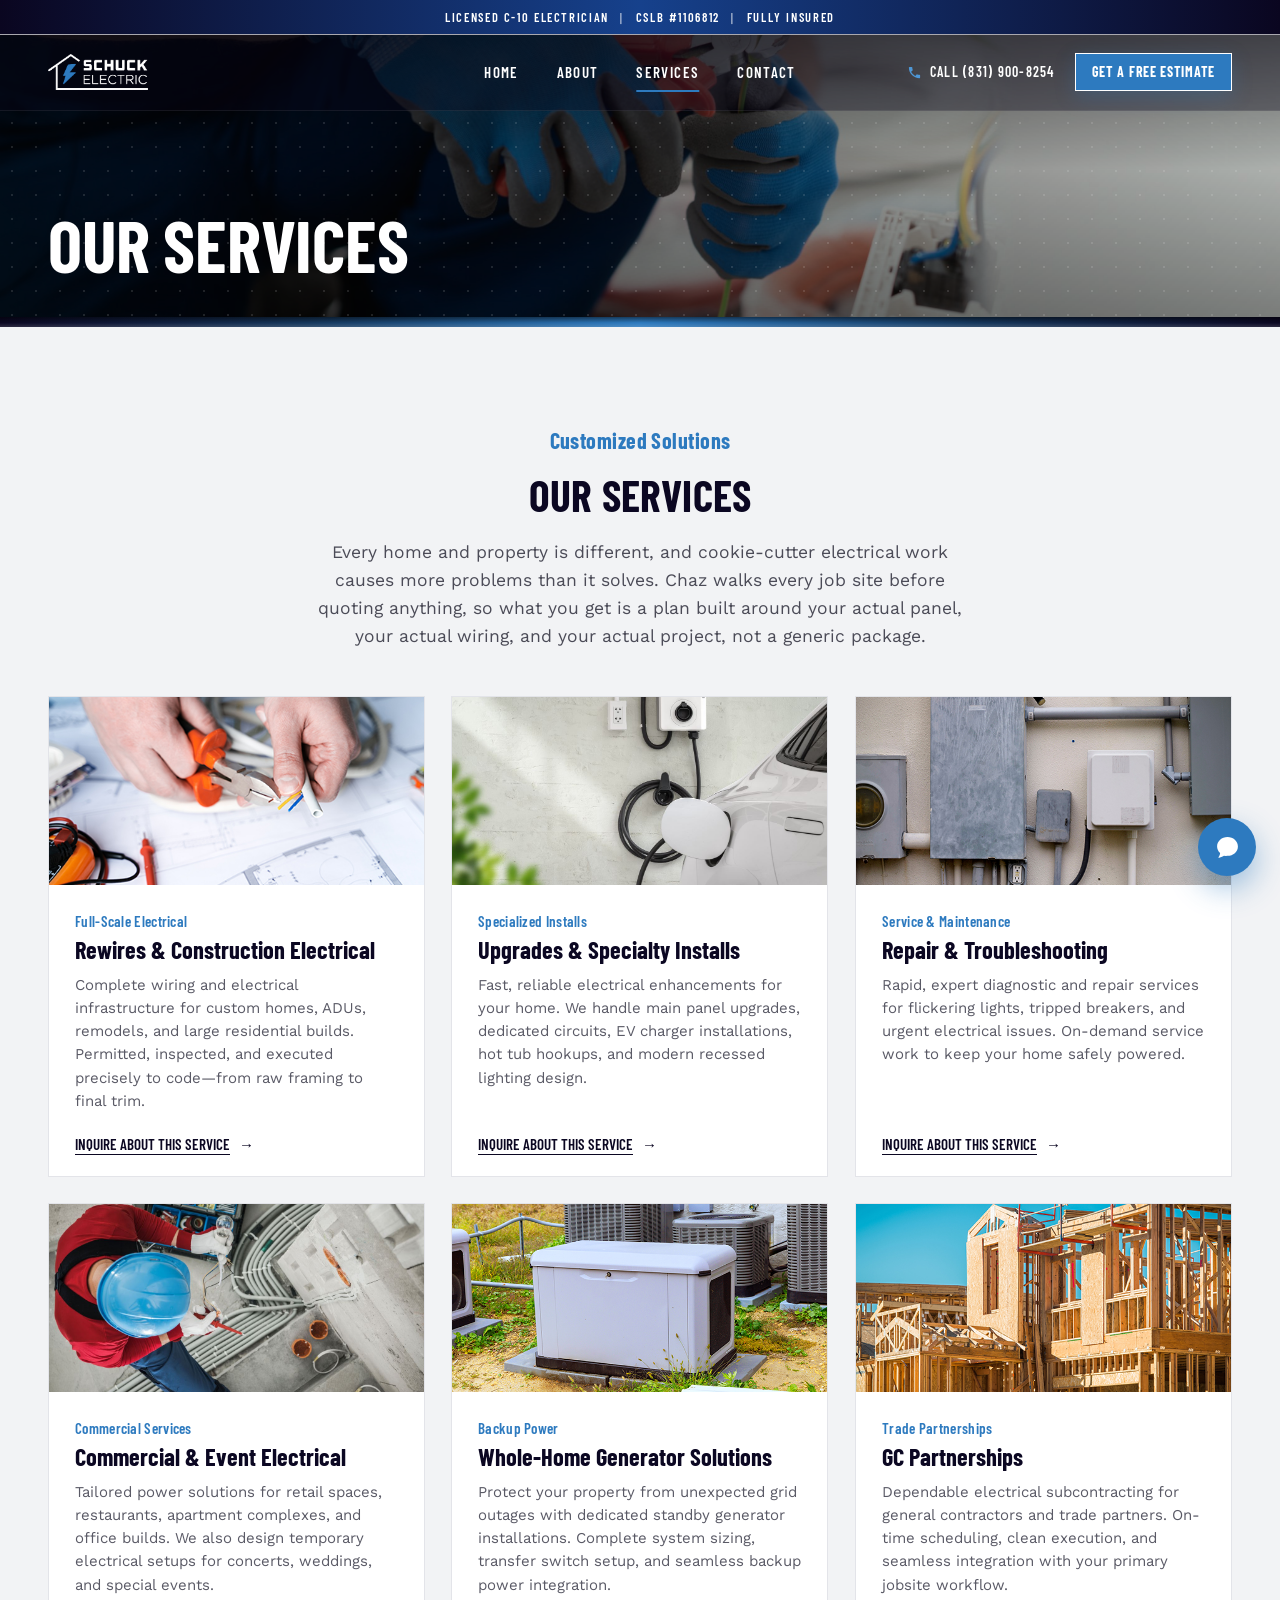
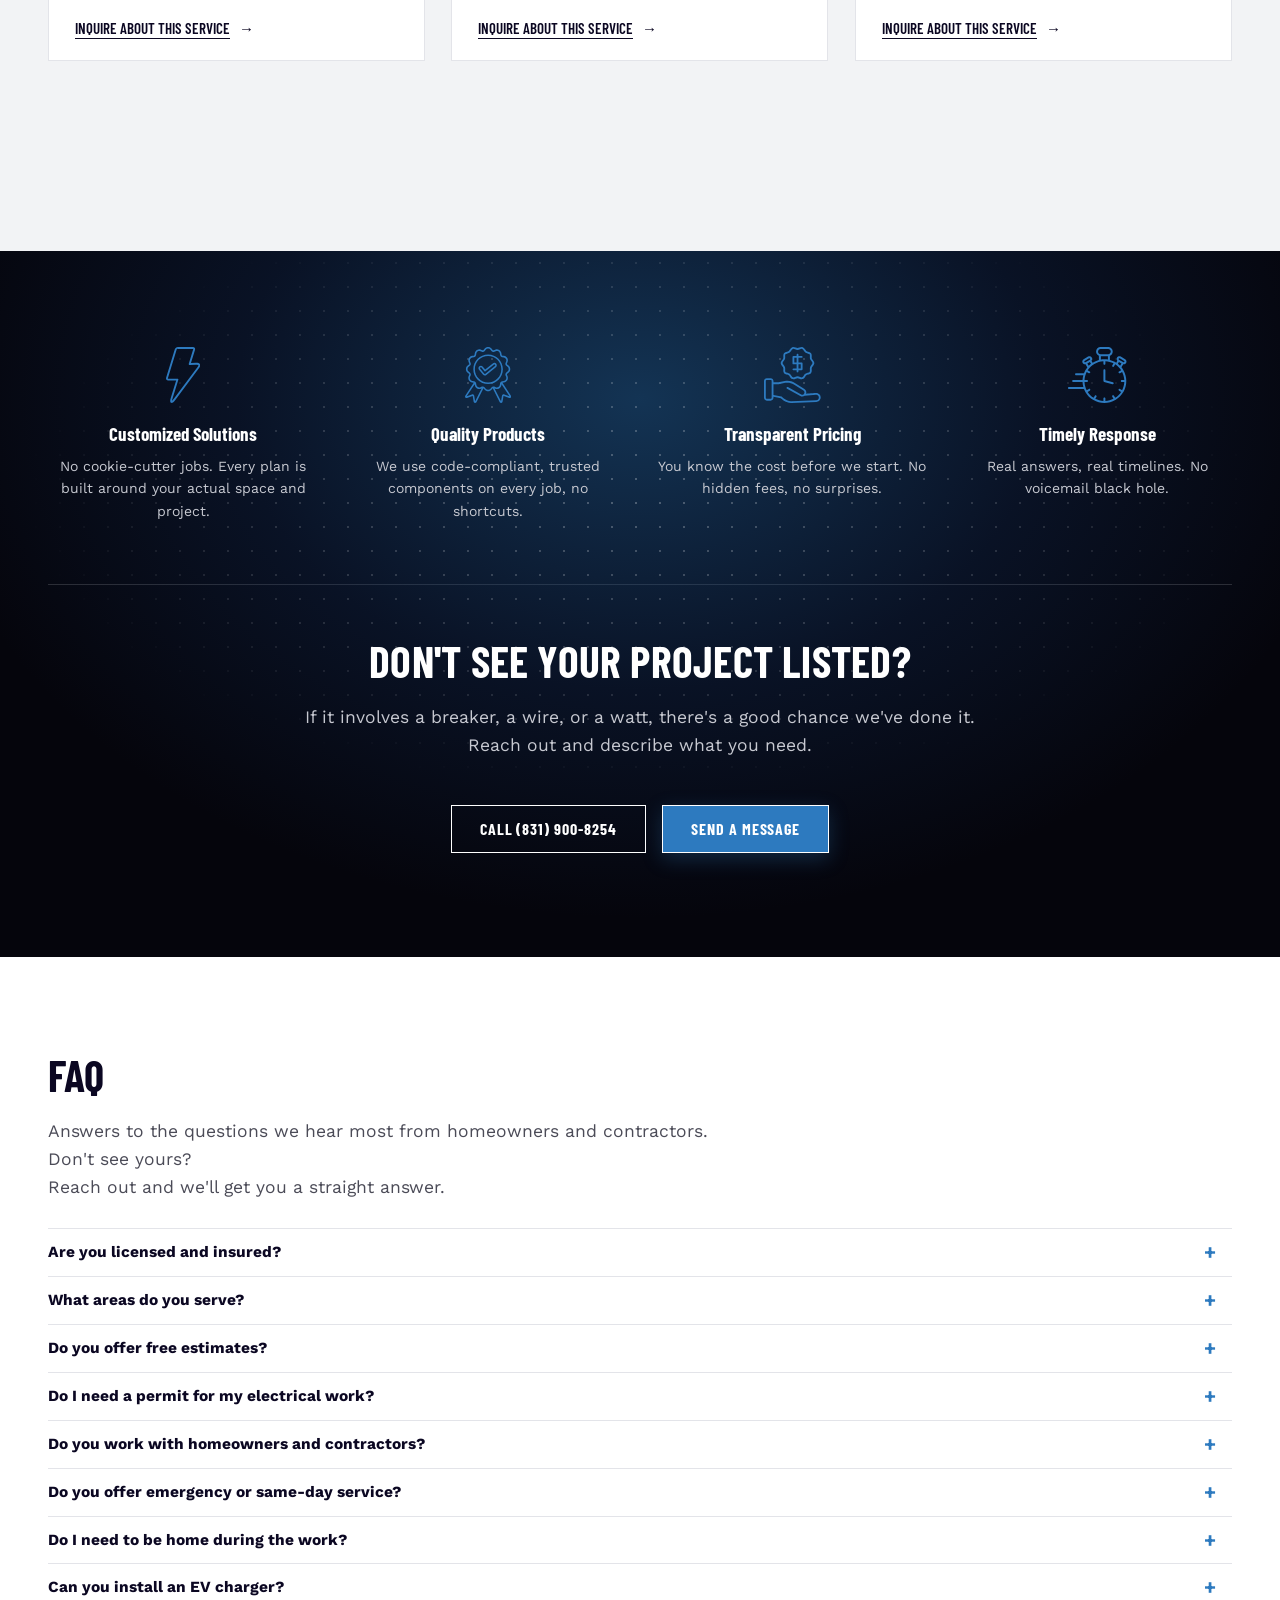
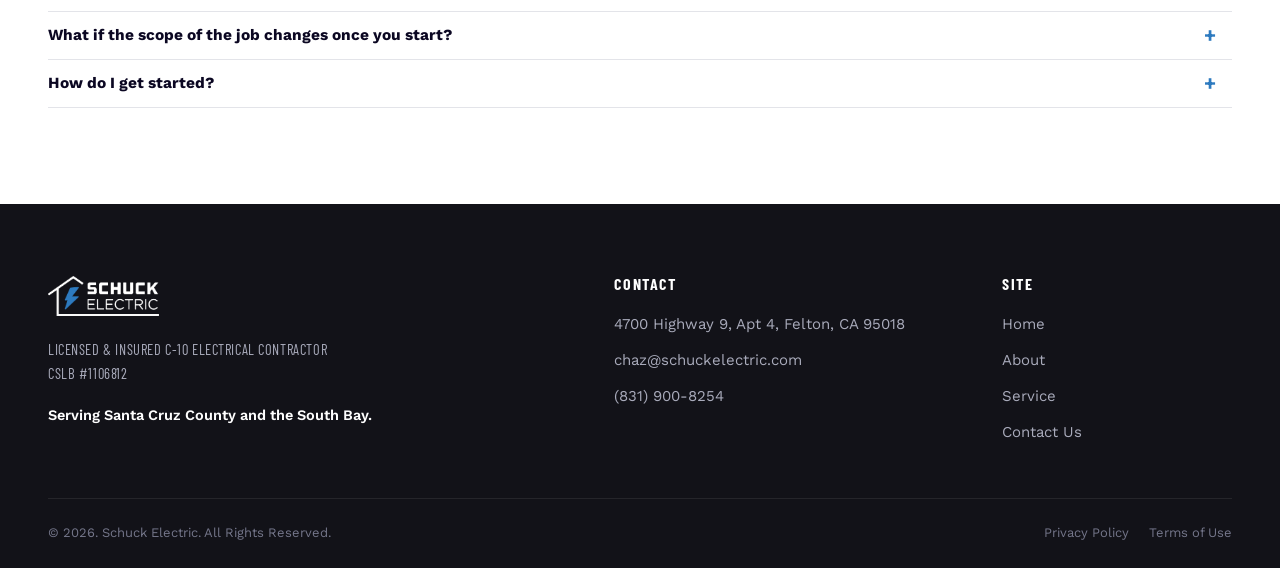
<file: services.html>
<!DOCTYPE html>
<html lang="en">
<head>
<meta charset="UTF-8" />
<meta name="viewport" content="width=device-width, initial-scale=1.0" />
<title>Electrical Services | Schuck Electric</title>
<meta name="description" content="Rewires, panel upgrades, EV chargers, generators, commercial and event power. Licensed C-10 electrical contractor serving Santa Cruz County and the South Bay." />
<link rel="icon" href="assets/logo/favicon-32.png" />
<link rel="apple-touch-icon" href="assets/logo/favicon-180.png" />
<link rel="preconnect" href="https://fonts.googleapis.com" />
<link rel="preconnect" href="https://fonts.gstatic.com" crossorigin />
<!-- One request per family on purpose — a combined query needs an "&", which
     breaks the URL if anything escapes it to &amp; and silently drops the
     second family. -->
<link href="https://fonts.googleapis.com/css2?family=Barlow+Condensed:wght@500;600;700;800" rel="stylesheet" />
<link href="https://fonts.googleapis.com/css2?family=Work+Sans:wght@400;500;600" rel="stylesheet" />
<link rel="stylesheet" href="styles.css" />
</head>
<body>

<!-- ===================== ANNOUNCEMENT BAR ===================== -->
<div class="topbar">
  <div class="container">
    <p>Licensed C-10 Electrician <span class="topbar-div">|</span> CSLB #1106812 <span class="topbar-div">|</span> Fully Insured</p>
  </div>
</div>

<!-- ===================== HEADER ===================== -->
<header class="site-header" id="siteHeader">
  <div class="container">
    <a href="./" class="brand" aria-label="Schuck Electric home">
      <img src="assets/logo/schuck-logo-white.png" alt="Schuck Electric" width="170" height="42" />
    </a>

    <nav class="nav-primary" aria-label="Primary">
      <ul class="nav-links">
        <li><a href="./">Home</a></li>
        <li><a href="about.html">About</a></li>
        <li><a href="services.html" aria-current="page">Services</a></li>
        <li><a href="contact.html">Contact</a></li>
      </ul>
    </nav>

    <div class="nav-actions">
      <a class="nav-call" href="tel:+18319008254">
        <svg class="ico" width="16" height="16" viewBox="0 0 24 24" aria-hidden="true"><path d="M6.6 10.8c1.4 2.8 3.8 5.1 6.6 6.6l2.2-2.2c.3-.3.7-.4 1-.2 1.1.4 2.3.6 3.6.6.6 0 1 .4 1 1V20c0 .6-.4 1-1 1C10.6 21 3 13.4 3 4c0-.6.4-1 1-1h3.5c.6 0 1 .4 1 1 0 1.3.2 2.5.6 3.6.1.3 0 .7-.2 1L6.6 10.8z"/></svg>
        <span>Call (831) 900-8254</span>
      </a>
      <a class="btn btn--primary btn--sm" href="mailto:chaz@schuckelectric.com">Get a Free Estimate</a>
    </div>

    <button class="nav-toggle" id="navToggle" aria-label="Open menu" aria-expanded="false" aria-controls="mobilePanel">
      <span></span><span></span><span></span>
    </button>
  </div>
</header>

<!-- ===================== MOBILE PANEL ===================== -->
<div class="mobile-panel" id="mobilePanel" aria-hidden="true">
  <div class="mobile-panel-head">
    <a href="./" class="brand"><img src="assets/logo/schuck-logo-white.png" alt="Schuck Electric" /></a>
    <button class="mobile-close" id="mobileClose" aria-label="Close menu">
      <svg viewBox="0 0 24 24" aria-hidden="true"><path d="M18.3 5.7 12 12l6.3 6.3-1.4 1.4L10.6 13.4 4.3 19.7 2.9 18.3 9.2 12 2.9 5.7l1.4-1.4L10.6 10.6l6.3-6.3z"/></svg>
    </button>
  </div>
  <ul class="mobile-links">
    <li><a href="./">Home</a></li>
    <li><a href="about.html">About</a></li>
    <li><a href="services.html" aria-current="page">Services</a></li>
    <li><a href="contact.html">Contact</a></li>
  </ul>
  <div class="mobile-actions">
    <a class="btn btn--ghost btn--block" href="tel:+18319008254">
      <svg class="ico" width="16" height="16" viewBox="0 0 24 24" aria-hidden="true"><path d="M6.6 10.8c1.4 2.8 3.8 5.1 6.6 6.6l2.2-2.2c.3-.3.7-.4 1-.2 1.1.4 2.3.6 3.6.6.6 0 1 .4 1 1V20c0 .6-.4 1-1 1C10.6 21 3 13.4 3 4c0-.6.4-1 1-1h3.5c.6 0 1 .4 1 1 0 1.3.2 2.5.6 3.6.1.3 0 .7-.2 1L6.6 10.8z"/></svg>
      <span>(831) 900-8254</span>
    </a>
    <a class="btn btn--primary btn--block" href="mailto:chaz@schuckelectric.com">Get a Free Estimate</a>
  </div>
</div>
<div class="mobile-scrim" id="mobileScrim"></div>

<!-- ===================== PAGE HERO ===================== -->
<section class="page-hero" data-spotlight data-spot-size="260px">
  <div class="hero-bg"><img src="assets/img/services-hero.jpg" alt="" /></div>
  <div class="hero-scrim"></div>
  <div class="dot-grid" aria-hidden="true"></div>
  <div class="dot-spotlight" aria-hidden="true"></div>
  <div class="container">
    <h1>Our Services</h1>
  </div>
</section>

<!-- ===================== SERVICES ===================== -->
<section class="section on-gray" id="services">
  <div class="container">
    <div class="section-head center anim" data-anim="up">
      <p class="eyebrow">Customized Solutions</p>
      <h2>Our Services</h2>
      <p class="lede">Every home and property is different, and cookie-cutter electrical work causes more problems than it solves. Chaz walks every job site before quoting anything, so what you get is a plan built around your actual panel, your actual wiring, and your actual project, not a generic package.</p>
    </div>

    <div class="service-grid">
        <article class="card anim" data-anim="up" data-delay="0">
          <div class="card-media"><img src="assets/img/service-fullscale.jpg" alt="Electrician stripping wire over a set of building plans" loading="lazy" /></div>
          <div class="card-body">
            <p class="card-tag">Full-Scale Electrical</p>
            <h3>Rewires &amp; Construction Electrical</h3>
            <p>Complete wiring and electrical infrastructure for custom homes, ADUs, remodels, and large residential builds. Permitted, inspected, and executed precisely to code&mdash;from raw framing to final trim.</p>
            <a class="card-link" href="mailto:chaz@schuckelectric.com?subject=Inquiry%3A%20Rewires%20%26%20Construction%20Electrical"><span class="card-link-label">Inquire About This Service</span> <span class="btn-arrow" aria-hidden="true">&rarr;</span></a>
          </div>
        </article>

        <article class="card anim" data-anim="up" data-delay="90">
          <div class="card-media"><img src="assets/img/service-specialized.jpg" alt="EV charger installed on a home exterior wall" loading="lazy" /></div>
          <div class="card-body">
            <p class="card-tag">Specialized Installs</p>
            <h3>Upgrades &amp; Specialty Installs</h3>
            <p>Fast, reliable electrical enhancements for your home. We handle main panel upgrades, dedicated circuits, EV charger installations, hot tub hookups, and modern recessed lighting design.</p>
            <a class="card-link" href="mailto:chaz@schuckelectric.com?subject=Inquiry%3A%20Upgrades%20%26%20Specialty%20Installs"><span class="card-link-label">Inquire About This Service</span> <span class="btn-arrow" aria-hidden="true">&rarr;</span></a>
          </div>
        </article>

        <article class="card anim" data-anim="up" data-delay="180">
          <div class="card-media"><img src="assets/img/service-maintenance.jpg" alt="Exterior electrical panel and meter on a stucco wall" loading="lazy" /></div>
          <div class="card-body">
            <p class="card-tag">Service &amp; Maintenance</p>
            <h3>Repair &amp; Troubleshooting</h3>
            <p>Rapid, expert diagnostic and repair services for flickering lights, tripped breakers, and urgent electrical issues. On-demand service work to keep your home safely powered.</p>
            <a class="card-link" href="mailto:chaz@schuckelectric.com?subject=Inquiry%3A%20Repair%20%26%20Troubleshooting"><span class="card-link-label">Inquire About This Service</span> <span class="btn-arrow" aria-hidden="true">&rarr;</span></a>
          </div>
        </article>

        <article class="card anim" data-anim="up" data-delay="0">
          <div class="card-media"><img src="assets/img/service-commercial.jpg" alt="Electrician installing conduit runs on a commercial job site" loading="lazy" /></div>
          <div class="card-body">
            <p class="card-tag">Commercial Services</p>
            <h3>Commercial &amp; Event Electrical</h3>
            <p>Tailored power solutions for retail spaces, restaurants, apartment complexes, and office builds. We also design temporary electrical setups for concerts, weddings, and special events.</p>
            <a class="card-link" href="mailto:chaz@schuckelectric.com?subject=Inquiry%3A%20Commercial%20%26%20Event%20Electrical"><span class="card-link-label">Inquire About This Service</span> <span class="btn-arrow" aria-hidden="true">&rarr;</span></a>
          </div>
        </article>

        <article class="card anim" data-anim="up" data-delay="90">
          <div class="card-media"><img src="assets/img/service-generator.jpg" alt="Whole-home standby generator installed beside a residence" loading="lazy" /></div>
          <div class="card-body">
            <p class="card-tag">Backup Power</p>
            <h3>Whole-Home Generator Solutions</h3>
            <p>Protect your property from unexpected grid outages with dedicated standby generator installations. Complete system sizing, transfer switch setup, and seamless backup power integration.</p>
            <a class="card-link" href="mailto:chaz@schuckelectric.com?subject=Inquiry%3A%20Whole-Home%20Generator%20Solutions"><span class="card-link-label">Inquire About This Service</span> <span class="btn-arrow" aria-hidden="true">&rarr;</span></a>
          </div>
        </article>

        <article class="card anim" data-anim="up" data-delay="180">
          <div class="card-media"><img src="assets/img/service-trade.jpg" alt="Electrical rough-in wiring through new construction framing" loading="lazy" /></div>
          <div class="card-body">
            <p class="card-tag">Trade Partnerships</p>
            <h3>GC Partnerships</h3>
            <p>Dependable electrical subcontracting for general contractors and trade partners. On-time scheduling, clean execution, and seamless integration with your primary jobsite workflow.</p>
            <a class="card-link" href="mailto:chaz@schuckelectric.com?subject=Inquiry%3A%20GC%20Partnerships"><span class="card-link-label">Inquire About This Service</span> <span class="btn-arrow" aria-hidden="true">&rarr;</span></a>
          </div>
        </article>
    </div>

    <div class="services-actions anim" data-anim="up">
      <a class="btn btn--outline-navy" href="tel:+18319008254">Call (831) 900-8254</a>
      <a class="btn btn--primary" href="mailto:chaz@schuckelectric.com">Get a Free Estimate</a>
    </div>
  </div>
</section>

<!-- ===================== WHY US + CTA ===================== -->
<section class="section--cta on-dark" data-spotlight data-spot-size="320px">
  <div class="process-glow" aria-hidden="true"></div>
  <div class="dot-grid" aria-hidden="true"></div>
  <div class="dot-spotlight" aria-hidden="true"></div>
  <div class="container">
    <div class="feature-grid">
      <div class="feature anim" data-anim="up">
        <span class="feature-icon"><svg viewBox="0 0 36.81 60.09" aria-hidden="true" focusable="false"><path d="M6.07,60.09c-.24,0-.46-.06-.68-.17-1.18-.6-1.22-2.35-.13-5.84l5.66-18.12H2.31c-.77,0-1.45-.33-1.87-.89-.44-.59-.56-1.39-.33-2.18L9.46,2.49c.41-1.39,1.85-2.49,3.28-2.49h16.19c.77,0,1.45.33,1.88.92.44.6.55,1.4.29,2.18l-4.34,14.15,5.52-.29h0c2.3,0,3.72.57,4.28,1.68.51,1.01.22,2.25-.85,3.68L10.19,56.59c-1.79,2.4-3.07,3.5-4.12,3.5ZM12.74,2c-.54,0-1.2.52-1.36,1.07L2.02,33.47c-.06.2-.03.34.02.4.06.08.2.09.27.09h9.98c.32,0,.62.15.81.41s.24.59.15.89l-6.07,19.42c-.51,1.64-.66,2.58-.69,3.1.4-.33,1.08-1.01,2.11-2.38l25.5-34.28c.69-.92.75-1.44.67-1.59-.11-.22-.74-.58-2.44-.58l-6.89.37c-.32.01-.64-.13-.84-.38-.2-.26-.26-.6-.17-.91l4.76-15.53c.06-.18.05-.32,0-.4-.06-.08-.19-.09-.26-.09H12.74Z"/></svg></span>
        <h4>Customized Solutions</h4>
        <p>No cookie-cutter jobs. Every plan is built around your actual space and project.</p>
      </div>
      <div class="feature anim" data-anim="up">
        <span class="feature-icon"><svg viewBox="0 0 77.13 93.51" aria-hidden="true" focusable="false"><path d="M76.73,81.34l-14.17-21.68,2.54-.36c2.37-.34,4.34-1.67,5.54-3.74,1.2-2.08,1.37-4.45.47-6.67l-.99-2.45c-.26-.64-.07-1.33.47-1.76l2.08-1.63c1.89-1.48,2.93-3.61,2.93-6.01s-1.04-4.53-2.93-6.01l-2.08-1.63c-.54-.43-.73-1.12-.47-1.76l.99-2.45c.89-2.22.73-4.59-.47-6.67-1.2-2.08-3.17-3.41-5.54-3.74l-2.62-.37c-.68-.1-1.19-.6-1.29-1.29l-.37-2.62c-.34-2.37-1.67-4.34-3.74-5.54-2.08-1.2-4.44-1.37-6.67-.47l-2.44.98c-.64.26-1.33.07-1.76-.47l-1.63-2.08c-1.48-1.88-3.61-2.92-6.01-2.92s-4.53,1.04-6.01,2.93l-1.63,2.08c-.43.54-1.12.73-1.76.47l-2.45-.99c-2.22-.9-4.59-.73-6.67.47-2.08,1.2-3.41,3.17-3.74,5.54l-.37,2.62c-.1.68-.6,1.19-1.29,1.29l-2.62.37c-2.37.34-4.34,1.67-5.54,3.74-1.2,2.08-1.37,4.45-.47,6.67l.99,2.45c.26.64.07,1.33-.47,1.76l-2.08,1.63c-1.89,1.48-2.93,3.61-2.93,6.01s1.04,4.53,2.93,6.01l2.08,1.63c.54.43.73,1.12.47,1.76l-.99,2.45c-.89,2.22-.73,4.59.47,6.67,1.2,2.08,3.17,3.41,5.54,3.74l2.55.36L.41,81.34c-.59.91-.53,2.08.14,2.93.68.84,1.81,1.16,2.82.78l9.03-3.37c.1-.04.17-.03.27.02.1.06.14.11.15.22l1.59,9.5c.18,1.07,1.02,1.89,2.09,2.06.13.02.25.03.38.03.93,0,1.79-.52,2.22-1.37l11.72-23.16s.07.06.1.09l1.63,2.08c1.48,1.89,3.61,2.93,6.01,2.93s4.53-1.04,6.01-2.93l1.63-2.08s.07-.06.1-.09l11.72,23.16c.43.85,1.29,1.37,2.22,1.37.13,0,.25-.01.38-.03,1.07-.16,1.91-.99,2.09-2.06l1.59-9.5c.02-.11.06-.17.15-.22.1-.06.16-.06.27-.02l9.03,3.37c1.01.38,2.15.07,2.82-.78.69-.85.75-2.03.16-2.93ZM16.96,90.52l-1.52-9.04c-.15-.89-.66-1.63-1.44-2.08-.78-.45-1.68-.53-2.52-.21l-8.59,3.21,13.22-20.23.2,1.41c.34,2.37,1.67,4.34,3.74,5.54,2.08,1.2,4.44,1.37,6.67.47l1.04-.42-10.8,21.35ZM44.13,67.43l-1.63,2.08c-.98,1.25-2.34,1.91-3.93,1.91s-2.95-.66-3.93-1.91l-1.63-2.08c-.81-1.04-2.02-1.6-3.26-1.6-.52,0-1.06.1-1.57.31l-2.45.99c-1.47.59-2.98.49-4.36-.31-1.38-.79-2.22-2.05-2.44-3.62l-.37-2.62c-.26-1.85-1.68-3.27-3.54-3.54l-2.62-.37c-1.57-.22-2.82-1.07-3.62-2.44-.79-1.38-.9-2.88-.31-4.36l.99-2.45c.7-1.74.18-3.68-1.29-4.83l-2.08-1.63c-1.25-.98-1.91-2.34-1.91-3.93s.66-2.95,1.91-3.93l2.08-1.63c1.47-1.15,1.99-3.1,1.29-4.83l-.99-2.45c-.59-1.47-.49-2.98.31-4.36.79-1.38,2.05-2.22,3.62-2.44l2.62-.37c1.85-.26,3.27-1.68,3.54-3.54l.37-2.62c.22-1.57,1.07-2.82,2.44-3.62,1.38-.79,2.88-.9,4.36-.31l2.45.99c1.74.7,3.68.18,4.83-1.29l1.63-2.08c.98-1.24,2.34-1.9,3.93-1.9s2.95.66,3.93,1.91l1.63,2.08c1.15,1.47,3.1,1.99,4.83,1.29l2.45-.99c1.47-.59,2.98-.49,4.36.31,1.38.79,2.22,2.05,2.44,3.62l.37,2.62c.26,1.85,1.68,3.27,3.54,3.54l2.62.37c1.57.22,2.82,1.07,3.62,2.44.79,1.38.9,2.88.31,4.36l-1,2.45c-.7,1.74-.18,3.68,1.29,4.83l2.08,1.63c1.25.98,1.91,2.34,1.91,3.93s-.66,2.95-1.91,3.93l-2.08,1.63c-1.47,1.15-1.99,3.1-1.29,4.83l.99,2.45c.59,1.47.49,2.98-.31,4.36-.79,1.38-2.05,2.22-3.62,2.44l-2.62.37c-1.85.26-3.27,1.68-3.54,3.54l-.37,2.62c-.22,1.57-1.07,2.82-2.44,3.62-1.38.79-2.88.9-4.36.31l-2.45-.99c-1.73-.71-3.67-.19-4.82,1.28ZM65.66,79.19c-.84-.32-1.74-.24-2.52.21s-1.29,1.19-1.44,2.08l-1.52,9.04-10.8-21.36,1.04.42c2.22.89,4.59.73,6.67-.47,2.08-1.2,3.41-3.17,3.74-5.54l.2-1.41,13.22,20.23-8.59-3.2ZM63.27,37.04c0-13.62-11.08-24.7-24.7-24.7s-24.7,11.08-24.7,24.7,11.08,24.7,24.7,24.7,24.7-11.09,24.7-24.7ZM38.57,59.08c-12.16,0-22.05-9.89-22.05-22.05s9.89-22.05,22.05-22.05,22.05,9.89,22.05,22.05-9.89,22.05-22.05,22.05ZM49.45,26.48c-1.1-.12-2.19.2-3.06.9l-12.69,10.26-3.93-4.87c-1.46-1.76-4.09-2-5.85-.54-.85.71-1.38,1.71-1.48,2.81-.1,1.1.23,2.18.94,3.03l6.54,8.04c.82.98,2.01,1.49,3.2,1.49.91,0,1.83-.3,2.6-.91l15.88-12.84c.87-.7,1.41-1.69,1.53-2.79.12-1.1-.2-2.19-.89-3.05-.7-.87-1.69-1.41-2.79-1.53ZM50.5,30.78c-.04.4-.24.76-.56,1.01l-15.88,12.84c-.63.51-1.58.41-2.09-.2l-6.54-8.03h0c-.26-.32-.38-.71-.34-1.11.04-.4.23-.76.54-1.02.28-.23.62-.35.96-.35.43,0,.85.18,1.14.53l4.76,5.88c.22.27.54.45.89.48.35.04.7-.07.97-.29l13.72-11.09c.31-.25.71-.37,1.11-.32.4.04.76.24,1.01.55.25.32.36.72.32,1.12Z"/></svg></span>
        <h4>Quality Products</h4>
        <p>We use code-compliant, trusted components on every job, no shortcuts.</p>
      </div>
      <div class="feature anim" data-anim="up">
        <span class="feature-icon"><svg viewBox="0 0 93 91.88" aria-hidden="true" focusable="false"><path d="M91.25,78.14c-1.54-1.82-3.79-2.76-6.16-2.59h0s-16,1.17-16,1.17c.96-2.83-.1-6.08-2.72-7.75l-15.75-10.03c-4.92-3.07-10.76-4.15-16.46-3.04l-10.51,2.05h-8.1v-2.29c0-2.52-2.05-4.57-4.57-4.57h-6.41c-2.52,0-4.57,2.05-4.57,4.57v27.79c0,2.52,2.05,4.57,4.57,4.57h6.41c2.52,0,4.57-2.05,4.57-4.57v-1.63l12.01,2.42c1.62,1.51,8.67,7.65,16.41,7.64.47,0,.94-.02,1.41-.07l40.54-1.57c3.26-.13,6.08-2.43,6.86-5.6.57-2.31.01-4.68-1.53-6.5ZM12.54,83.45c0,.87-.7,1.57-1.57,1.57h-6.41c-.87,0-1.57-.71-1.57-1.57v-27.79c0-.87.71-1.57,1.57-1.57h6.41c.87,0,1.57.71,1.57,1.57v27.79ZM89.86,83.92c-.46,1.88-2.13,3.24-4.06,3.32l-40.63,1.58c-7.86.78-15.76-6.96-15.84-7.03-.21-.21-.47-.35-.76-.41l-13.03-2.62v-17.8h8.25c.1,0,.19,0,.29-.03l10.66-2.08c4.94-.96,10.02-.03,14.28,2.64l15.74,10.03c1.67,1.06,2.18,3.29,1.15,4.97-.19.3-.41.57-.66.8-.03.02-.05.05-.08.07-1.12.96-2.76,1.17-4.12.42l-21.83-12.02c-.72-.4-1.64-.13-2.04.59-.4.73-.13,1.64.59,2.04l21.83,12.02c2.36,1.29,5.16,1.02,7.18-.5l18.53-1.36c1.39-.11,2.73.45,3.64,1.53.91,1.08,1.24,2.48.9,3.85h.01Z"/> <path d="M31.54,34.06c.26.81.22,1.92.17,3.09-.08,1.82-.16,3.88,1,5.48,1.17,1.61,3.17,2.17,4.94,2.66,1.12.31,2.18.61,2.86,1.1.66.48,1.26,1.39,1.89,2.35,1.01,1.54,2.16,3.28,4.09,3.91,1.85.6,3.77-.11,5.46-.74,1.12-.42,2.17-.81,3.06-.81s1.94.39,3.06.81c1.24.46,2.6.97,3.97.97.5,0,.99-.07,1.49-.23,1.92-.62,3.07-2.37,4.09-3.91.63-.96,1.23-1.87,1.89-2.35.67-.49,1.74-.79,2.86-1.1,1.76-.49,3.76-1.04,4.94-2.66,1.16-1.6,1.08-3.66,1-5.48-.05-1.17-.1-2.28.17-3.09.24-.75.91-1.59,1.62-2.47h0c1.16-1.45,2.47-3.09,2.47-5.15s-1.31-3.7-2.47-5.15c-.71-.88-1.38-1.72-1.62-2.47-.26-.81-.22-1.92-.17-3.09.08-1.82.16-3.88-1-5.48-1.17-1.61-3.17-2.17-4.94-2.66-1.12-.31-2.18-.61-2.86-1.1-.66-.48-1.26-1.39-1.89-2.35-1.01-1.54-2.16-3.28-4.09-3.91-1.85-.6-3.77.11-5.46.74-1.12.42-2.17.81-3.06.81s-1.94-.39-3.06-.81c-1.69-.63-3.61-1.34-5.46-.74-1.92.62-3.07,2.37-4.09,3.91-.63.96-1.23,1.87-1.89,2.35-.67.49-1.73.79-2.86,1.1-1.76.49-3.76,1.04-4.94,2.66-1.16,1.6-1.08,3.66-1,5.48.05,1.17.1,2.28-.17,3.09-.24.75-.91,1.59-1.62,2.47-1.16,1.45-2.47,3.09-2.47,5.15s1.31,3.7,2.47,5.15c.71.88,1.38,1.72,1.62,2.47ZM32.3,23.17c.84-1.06,1.72-2.15,2.13-3.42.43-1.33.37-2.76.31-4.15-.06-1.46-.12-2.84.43-3.59.56-.77,1.9-1.14,3.31-1.53,1.33-.37,2.71-.75,3.82-1.56,1.1-.8,1.88-1.98,2.63-3.13.81-1.24,1.58-2.4,2.51-2.7.86-.28,2.13.2,3.48.7,1.32.49,2.68,1,4.1,1s2.79-.51,4.1-1c1.35-.5,2.63-.98,3.48-.7.92.3,1.69,1.47,2.51,2.7.75,1.14,1.53,2.33,2.63,3.13,1.12.81,2.49,1.19,3.82,1.56,1.42.39,2.75.76,3.31,1.53.55.75.49,2.13.43,3.59-.06,1.39-.12,2.82.31,4.15.41,1.27,1.29,2.36,2.13,3.42.93,1.17,1.81,2.27,1.81,3.27s-.88,2.11-1.82,3.28h.02c-.84,1.06-1.72,2.15-2.13,3.42-.43,1.33-.37,2.76-.31,4.15.06,1.46.12,2.84-.43,3.59-.56.77-1.9,1.14-3.31,1.53-1.33.37-2.71.75-3.82,1.56-1.1.8-1.88,1.98-2.63,3.13-.81,1.24-1.58,2.4-2.51,2.7-.86.28-2.13-.2-3.48-.7-1.32-.49-2.68-1-4.1-1s-2.79.51-4.1,1c-1.35.5-2.62.98-3.48.7-.92-.3-1.69-1.47-2.51-2.7-.75-1.14-1.53-2.33-2.63-3.13-1.12-.81-2.49-1.19-3.82-1.56-1.42-.39-2.75-.76-3.31-1.53-.55-.75-.49-2.13-.43-3.59.06-1.39.12-2.82-.31-4.15-.41-1.27-1.29-2.36-2.13-3.42-.93-1.17-1.82-2.27-1.82-3.28s.88-2.11,1.81-3.27Z"/> <path d="M48.25,35.1c-.83,0-1.5.67-1.5,1.5s.67,1.5,1.5,1.5h5.27v2.15c0,.83.67,1.5,1.5,1.5s1.5-.67,1.5-1.5v-2.15h5.27c.83,0,1.5-.67,1.5-1.5v-9.71c0-.83-.67-1.5-1.5-1.5h-5.27v-7.6h5.27c.83,0,1.5-.67,1.5-1.5s-.67-1.5-1.5-1.5h-5.27v-2.15c0-.83-.67-1.5-1.5-1.5s-1.5.67-1.5,1.5v2.15h-5.27c-.83,0-1.5.67-1.5,1.5v10.6c0,.83.67,1.5,1.5,1.5h5.27v6.71h-5.27ZM56.52,28.39h3.77v6.71h-3.77v-6.71ZM49.75,25.39v-7.6h3.77v7.6h-3.77Z"/></svg></span>
        <h4>Transparent Pricing</h4>
        <p>You know the cost before we start. No hidden fees, no surprises.</p>
      </div>
      <div class="feature anim" data-anim="up">
        <span class="feature-icon"><svg viewBox="0 0 472.03 451.68" aria-hidden="true" focusable="false"><path d="M446.67,186.65c-.15-.26-.32-.51-.49-.74-4.45-7.58-9.44-14.8-14.93-21.61l14.5-25.12c1.3.25,2.63.38,3.96.37,7.96-.03,15.31-4.29,19.28-11.2,6.12-10.61,2.67-24.09-7.69-30.09l-35.95-20.76c-5.05-2.92-11.08-3.65-16.68-2-11.58,3.39-18.45,15.28-15.61,27,.81,3.33,2.41,6.37,4.61,8.91l-8.63,14.94c-2.08-1.34-4.19-2.63-6.33-3.88-.23-.17-.47-.33-.73-.47-.21-.12-.43-.23-.65-.33-13.42-7.7-27.94-13.69-43.26-17.67v-33c13.17-5.49,22.47-18.37,22.72-33.47.34-20.39-15.92-37.19-36.31-37.52h-61.69c-19.91.33-35.98,16.39-36.31,36.31-.26,15.57,9.17,29.04,22.72,34.69v33.01c-18.3,4.76-35.45,12.39-50.95,22.37l-8.63-14.95c2.22-2.55,3.84-5.61,4.65-8.96,2.84-11.72-4.03-23.61-15.61-27-5.6-1.65-11.63-.92-16.68,2l-36,20.76c-10.36,5.98-13.81,19.48-7.68,30.09,3.96,6.92,11.3,11.2,19.27,11.23,1.34,0,2.66-.13,3.96-.37l14.52,25.16c-5.43,6.73-10.37,13.87-14.77,21.35-.24.3-.46.62-.66.96-.19.32-.34.65-.47.99-4.26,7.45-7.98,15.23-11.14,23.3h-63.87c-4.42,0-8,3.58-8,8s3.58,8,8,8h58.49c-3.63,12.83-5.84,26.25-6.46,40.07H41.86c-4.42,0-8,3.58-8,8s3.58,8,8,8h75.33c.62,13.82,2.83,27.24,6.46,40.06H8c-4.42,0-8,3.58-8,8s3.58,8,8,8h121.02c3.19,8.17,6.97,16.05,11.28,23.57.23.5.51.97.83,1.41,15.36,26.21,37.27,48.12,63.48,63.48.43.31.88.58,1.36.8,25.85,14.84,55.79,23.34,87.68,23.34s61.95-8.53,87.85-23.43c.16-.08.33-.15.49-.24.25-.15.49-.31.72-.47,26.33-15.43,48.34-37.48,63.71-63.85.07-.11.16-.22.22-.34.06-.11.11-.21.16-.32,14.96-25.93,23.53-55.99,23.53-88.02s-8.49-61.81-23.32-87.66c-.11-.24-.23-.47-.36-.7ZM413.12,90.85c.52-.15,1.05-.23,1.59-.23.93,0,1.84.24,2.65.71l35.95,20.73c2.5,1.74,3.39,5.03,2.09,7.79-1.47,3.12-5.19,4.45-8.31,2.98l-35.92-20.73c-1.29-.75-2.21-2-2.55-3.45-.78-3.38,1.19-6.78,4.5-7.8ZM410.94,120.45l20.36,11.76-11.24,19.48c-5.6-5.73-11.57-11.09-17.9-16.02l8.78-15.21ZM242.35,37.35c-.25-11.55,8.91-21.12,20.46-21.37h61.69c11.2.24,20.21,9.26,20.46,20.46.25,11.55-8.91,21.12-20.46,21.37h-61.69c-11.2-.24-20.21-9.26-20.46-20.46ZM322.09,73.83v26.81c-8.95-1.45-18.13-2.23-27.48-2.28-.31-.04-.63-.06-.95-.06s-.64.02-.96.06c-9.35.05-18.53.83-27.48,2.29v-26.81h56.87ZM140.22,122.83c-2.71,1.23-5.91.38-7.65-2.04-2.01-2.8-1.37-6.7,1.43-8.71l35.93-20.75c.81-.47,1.73-.71,2.66-.71h.02c.54,0,1.08.07,1.6.21,3.32,1.01,5.29,4.42,4.5,7.8-.34,1.45-1.26,2.69-2.54,3.45l-35.95,20.75ZM156.01,132.21l20.36-11.76,8.79,15.24c-6.32,4.94-12.3,10.3-17.89,16.03l-11.26-19.51ZM434.38,283.01h19.75c-1.15,23.42-7.35,45.55-17.52,65.3l-17.1-9.89c-.12-.07-.24-.14-.36-.21-3.88-2.11-8.74-.67-10.85,3.21-2.11,3.88-.67,8.74,3.21,10.85l17.08,9.88c-12.38,19.1-28.7,35.42-47.8,47.8l-9.87-17.08c-2.22-3.63-6.9-4.88-10.64-2.85-3.88,2.11-5.32,6.97-3.21,10.85l9.89,17.1c-19.75,10.17-41.87,16.36-65.29,17.51v-19.8c0-4.42-3.58-8-8-8s-8,3.58-8,8v19.8c-23.43-1.15-45.55-7.35-65.3-17.52l9.88-17.09c2.03-3.74.78-8.41-2.85-10.64-3.77-2.31-8.69-1.13-11,2.64l-9.87,17.07c-19.1-12.38-35.42-28.7-47.8-47.8l17.08-9.88c.12-.07.24-.14.36-.21,3.77-2.31,4.95-7.24,2.64-11s-7.24-4.95-11-2.64l-17.11,9.89c-10.17-19.75-16.36-41.87-17.51-65.29h19.82c4.42,0,8-3.58,8-8s-3.58-8-8-8h-19.82c1.15-23.43,7.35-45.55,17.52-65.31l17.08,9.88c1.22.7,2.6,1.07,4,1.07,2.86,0,5.5-1.53,6.93-4,2.21-3.83.89-8.72-2.93-10.93l-17.05-9.86c27.3-42.11,73.75-70.7,126.93-73.32v19.75c0,4.42,3.58,8,8,8s8-3.58,8-8v-19.75c23.42,1.15,45.54,7.35,65.29,17.51l-9.88,17.09s0,0,0,0c-2.21,3.83-.9,8.72,2.93,10.93,1.21.71,2.6,1.07,4,1.07,2.86,0,5.5-1.52,6.93-4l9.86-17.06c19.09,12.37,35.41,28.69,47.78,47.78l-17.05,9.86c-2.48,1.43-4,4.07-4,6.93,0,4.42,3.58,8,8,8,1.4,0,2.78-.37,4-1.07l17.08-9.88c10.17,19.76,16.37,41.88,17.52,65.31h-19.75c-4.42,0-8,3.58-8,8s3.58,8,8,8Z"/> <path d="M362.84,285.22l-61.18-16.39v-81.53c0-4.42-3.58-8-8-8s-8,3.58-8,8v87.7c0,3.62,2.43,6.78,5.93,7.72l67.11,18c.68.18,1.37.27,2.07.27v-.04c3.63,0,6.8-2.43,7.74-5.94,1.14-4.27-1.4-8.65-5.67-9.79Z"/></svg></span>
        <h4>Timely Response</h4>
        <p>Real answers, real timelines. No voicemail black hole.</p>
      </div>
    </div>

    <div class="feature-divider" aria-hidden="true"></div>

    <div class="section-head center anim" data-anim="up">
      <h2>Don't See Your Project Listed?</h2>
      <p class="lede">If it involves a breaker, a wire, or a watt, there's a good chance we've done it. Reach out and describe what you need.</p>
    </div>

    <div class="services-actions anim" data-anim="up">
      <a class="btn btn--ghost" href="tel:+18319008254">Call (831) 900-8254</a>
      <a class="btn btn--primary js-open-chat" href="mailto:chaz@schuckelectric.com">Send a Message</a>
    </div>
  </div>
</section>

<!-- ===================== FAQ =====================
     Native <details> — every item ships closed because none carries the
     `open` attribute, and there is no script that could reopen one. -->
<section class="section" id="faq">
  <div class="container">
    <div class="section-head faq-intro anim" data-anim="up">
      <h2>FAQ</h2>
      <p class="lede">Answers to the questions we hear most from homeowners and contractors. Don't see yours?<br />Reach out and we'll get you a straight answer.</p>
    </div>

    <div class="faq-list anim" data-anim="up">
      <details class="faq-item">
        <summary>Are you licensed and insured?</summary>
        <p class="faq-answer">Yes. We're a fully licensed electrical contractor (CSLB #1106812) and carry the insurance required to work on residential and commercial properties.</p>
      </details>
      <details class="faq-item">
        <summary>What areas do you serve?</summary>
        <p class="faq-answer">Santa Cruz County and the South Bay &mdash; Felton, Santa Cruz, Scotts Valley, Ben Lomond, Boulder Creek, Capitola, Aptos, Soquel, Watsonville and the surrounding area. If you're just outside that, call and ask.</p>
      </details>
      <details class="faq-item">
        <summary>Do you offer free estimates?</summary>
        <p class="faq-answer">Yes, on any job beyond a standard service call. Standard service calls are quoted before any work begins, so you always know the cost up front.</p>
      </details>
      <details class="faq-item">
        <summary>Do I need a permit for my electrical work?</summary>
        <p class="faq-answer">Panel upgrades, service changes, rewires and most new circuits require one. We pull the permit, schedule the inspection and see it signed off &mdash; you don't handle any of that.</p>
      </details>
      <details class="faq-item">
        <summary>Do you work with homeowners and contractors?</summary>
        <p class="faq-answer">Both. Homeowners are the bulk of the work, and we subcontract for general contractors on new builds and remodels.</p>
      </details>
      <details class="faq-item">
        <summary>Do you offer emergency or same-day service?</summary>
        <p class="faq-answer">We fit urgent work in wherever the schedule allows and will tell you honestly when the soonest slot is. If it's a genuine hazard &mdash; burning smell, sparking, water on a panel &mdash; shut the breaker off and call.</p>
      </details>
      <details class="faq-item">
        <summary>Do I need to be home during the work?</summary>
        <p class="faq-answer">For the walkthrough and the estimate, yes. For the work itself, only if access requires it. We'll agree that in advance.</p>
      </details>
      <details class="faq-item">
        <summary>Can you install an EV charger?</summary>
        <p class="faq-answer">Yes &mdash; that includes checking whether your existing panel has the capacity, which is the part that most often decides the real cost of the job.</p>
      </details>
      <details class="faq-item">
        <summary>What if the scope of the job changes once you start?</summary>
        <p class="faq-answer">Opening a wall sometimes finds something nobody could have quoted for. We stop, show you what we found, and agree the change before continuing. No surprise line items.</p>
      </details>
      <details class="faq-item">
        <summary>How do I get started?</summary>
        <p class="faq-answer">Call or text (831) 900-8254, or email chaz@schuckelectric.com with a short description of the project. Photos help.</p>
      </details>
    </div>
  </div>
</section>

<!-- ===================== FOOTER ===================== -->
<footer class="site-footer">
  <div class="container">
    <div class="footer-top">
      <div class="footer-brand">
        <img src="assets/logo/schuck-logo-white.png" alt="Schuck Electric" />
        <p class="footer-license">Licensed &amp; Insured C-10 Electrical Contractor<br />CSLB #1106812</p>
        <p class="footer-serving">Serving Santa Cruz County and the South Bay.</p>
      </div>
      <div class="footer-col">
        <h4>Contact</h4>
        <ul>
          <li><span class="ph">4700 Highway 9, Apt 4, Felton, CA 95018</span></li>
          <li><a href="mailto:chaz@schuckelectric.com" class="ph">chaz@schuckelectric.com</a></li>
          <li><a href="tel:+18319008254" class="ph">(831) 900-8254</a></li>
        </ul>
      </div>
      <div class="footer-col">
        <h4>Site</h4>
        <ul>
          <li><a href="./">Home</a></li>
          <li><a href="about.html">About</a></li>
          <li><a href="services.html">Service</a></li>
          <li><a href="contact.html">Contact Us</a></li>
        </ul>
      </div>
    </div>
    <div class="footer-bottom">
      <p>&copy; <span data-year>2026</span>. Schuck Electric. All Rights Reserved.</p>
      <div class="footer-legal">
        <a href="pending.html">Privacy Policy</a>
        <a href="pending.html">Terms of Use</a>
      </div>
    </div>
  </div>
</footer>

<!-- ===================== CHAT ===================== -->
<button class="chat-fab js-open-chat" type="button" aria-label="Open chat">
  <svg viewBox="0 0 24 24" aria-hidden="true"><path d="M12 2C6.48 2 2 6.03 2 11c0 2.42 1.09 4.62 2.89 6.24-.11.99-.46 2.6-1.4 3.94a.5.5 0 0 0 .53.77c2.06-.5 3.63-1.36 4.55-1.99A11.6 11.6 0 0 0 12 20c5.52 0 10-4.03 10-9s-4.48-9-10-9z"/></svg>
</button>

<div class="chat-scrim" id="chatScrim"></div>
<aside class="chat-panel" id="chatPanel" role="dialog" aria-label="Contact Schuck Electric" aria-hidden="true">
  <div class="chat-head">
    <div>
      <h3>Let's Talk About Your Project</h3>
      <p>Call, text, or email &mdash; you'll hear back from the electrician, not an answering service.</p>
    </div>
    <button class="chat-close" id="chatClose" type="button" aria-label="Close">&times;</button>
  </div>
  <div class="chat-body">
    <a class="chat-option" href="tel:+18319008254">
      <span class="chat-option-icon"><svg viewBox="0 0 24 24" aria-hidden="true"><path d="M6.6 10.8c1.4 2.8 3.8 5.1 6.6 6.6l2.2-2.2c.3-.3.7-.4 1-.2 1.1.4 2.3.6 3.6.6.6 0 1 .4 1 1V20c0 .6-.4 1-1 1C10.6 21 3 13.4 3 4c0-.6.4-1 1-1h3.5c.6 0 1 .4 1 1 0 1.3.2 2.5.6 3.6.1.3 0 .7-.2 1L6.6 10.8z"/></svg></span>
      <span><span class="chat-option-label">Call Now</span><span class="chat-option-sub ph">(831) 900-8254</span></span>
    </a>
    <a class="chat-option" href="mailto:chaz@schuckelectric.com">
      <span class="chat-option-icon"><svg viewBox="0 0 24 24" aria-hidden="true"><path d="M20 4H4c-1.1 0-2 .9-2 2v12c0 1.1.9 2 2 2h16c1.1 0 2-.9 2-2V6c0-1.1-.9-2-2-2zm0 4-8 5-8-5V6l8 5 8-5v2z"/></svg></span>
      <span><span class="chat-option-label">Email Us</span><span class="chat-option-sub ph">chaz@schuckelectric.com</span></span>
    </a>
    <p class="chat-note">Prefer to text? Send a message to the number above and we'll reply as soon as we're off the ladder.</p>
  </div>
</aside>

<script src="main.js"></script>
</body>
</html>
</file>
<file: styles.css>
/* ==========================================================================
   SCHUCK ELECTRIC — 2026 redesign
   Barlow Condensed (display) + Work Sans (body)
   ========================================================================== */

/* The fonts are pulled in here as well as via <link> in the head block,
   because page builders often strip <link> tags out of a field meant for
   scripts and an @import inside the stylesheet survives that.

   Deliberately two separate requests with NO "&" in either URL. Combining
   both families into one query needs an ampersand, and if anything in the
   paste pipeline HTML-escapes it to &amp; the URL breaks after the first
   family — which loads Barlow Condensed and silently drops Work Sans.
   That is exactly the failure this replaced. display=swap is omitted for
   the same reason; the default behaviour is fine.
   Must stay the first rules in the file; @import is ignored after any other. */
@import url('https://fonts.googleapis.com/css2?family=Barlow+Condensed:wght@500;600;700;800');
@import url('https://fonts.googleapis.com/css2?family=Work+Sans:wght@400;500;600');

:root {
  --se-navy:        #0B0722;
  --se-navy-2:      #0E1330;
  --se-ink:         #08070F;
  --se-ink-2:       #121218;

  --se-blue:        #2D7ABF;
  --se-blue-light:  #4E97D6;
  --se-blue-bright: #00AEEF;
  --se-blue-dark:   #1F5A8F;

  --se-white:       #FFFFFF;
  --se-gray:        #F2F3F5;
  --se-gray-line:   #E3E4E9;
  --se-body:        #4B4B57;
  --se-body-dark:   #C7C9D1;

  --se-font-display: "Barlow Condensed", "Arial Narrow", sans-serif;
  --se-font-body:    "Work Sans", system-ui, -apple-system, sans-serif;

  --se-container: 1240px;
  --se-radius: 0px;   /* v2: square edges throughout */
  --se-header-h: 76px;
  --se-topbar-h: 34px;

  --se-ease: cubic-bezier(0.22, 0.61, 0.36, 1);
}

*, *::before, *::after { box-sizing: border-box; }

html { scroll-behavior: smooth; }

body {
  margin: 0;
  font-family: var(--se-font-body);
  font-size: 16px;
  line-height: 1.6;
  color: var(--se-body);
  background: var(--se-white);
  -webkit-font-smoothing: antialiased;
  overflow-x: hidden;
}
body.is-locked { overflow: hidden; }

img { max-width: 100%; display: block; }
a { color: inherit; text-decoration: none; }
ul { list-style: none; margin: 0; padding: 0; }

h1, h2, h3, h4 {
  font-family: var(--se-font-display);
  font-weight: 700;
  text-transform: uppercase;
  line-height: 1.03;
  letter-spacing: 0.005em;
  color: var(--se-navy);
  margin: 0 0 0.45em;
}
h1 { font-size: clamp(42px, 5.4vw, 76px); font-weight: 800; letter-spacing: -0.005em; }
h2 { font-size: clamp(30px, 3.4vw, 46px); }
h3 { font-size: clamp(21px, 1.9vw, 27px); }
h4 { font-size: clamp(19px, 1.5vw, 23px); }

p { margin: 0 0 1.1em; }
p:last-child { margin-bottom: 0; }

.lede { font-size: 17.5px; color: var(--se-body); }
.on-dark, .on-dark h1, .on-dark h2, .on-dark h3, .on-dark h4 { color: var(--se-white); }
.on-dark p, .on-dark .lede { color: var(--se-body-dark); }

.container {
  width: 100%;
  max-width: var(--se-container);
  margin: 0 auto;
  padding: 0 28px;
}

a:focus-visible, button:focus-visible {
  outline: 2px solid var(--se-blue-bright);
  outline-offset: 3px;
  border-radius: 4px;
}

/* ---------- Eyebrow ---------- */
.eyebrow {
  font-family: var(--se-font-display);
  font-weight: 700;
  font-size: 22px;
  letter-spacing: 0.02em;
  text-transform: none;
  color: var(--se-blue);
  margin: 0 0 15px;
}
.on-dark .eyebrow { color: var(--se-blue-light); }

/* Hero eyebrow: uppercase, tracked out, with an underline rule */
.eyebrow--rule {
  display: inline-block;
  text-transform: uppercase;
  letter-spacing: 0.13em;
  font-size: 13.5px;
  font-weight: 700;
  color: var(--se-white);
  padding-bottom: 7px;
  border-bottom: 2px solid var(--se-blue);
  margin-bottom: 14px;
}

/* ==========================================================================
   BUTTONS — matches "Button Style.png"
   Rollover states use a soft blue outer glow.
   ========================================================================== */
.btn {
  --se-btn-glow: rgba(0, 174, 239, 0.55);
  position: relative;
  display: inline-flex;
  align-items: center;
  justify-content: center;
  gap: 9px;
  font-family: var(--se-font-display);
  font-weight: 700;
  font-size: 16px;
  letter-spacing: 0.06em;
  text-transform: uppercase;
  line-height: 1;
  --se-btn-px: 28px;
  padding: 15px var(--se-btn-px);
  border-radius: var(--se-radius);
  border: 1px solid transparent;
  cursor: pointer;
  white-space: nowrap;
  background: transparent;
  transition: background 0.28s var(--se-ease), color 0.28s var(--se-ease),
              border-color 0.28s var(--se-ease), box-shadow 0.32s var(--se-ease),
              transform 0.28s var(--se-ease);
}
.btn:hover { transform: translateY(-2px); }
.btn:active { transform: translateY(0); transition-duration: 0.08s; }
.btn .ico { width: 16px; height: 16px; fill: currentColor; flex-shrink: 0; }
.btn-arrow { transition: transform 0.28s var(--se-ease); display: inline-block; }
.btn:hover .btn-arrow { transform: translateX(5px); }

.btn--primary {
  background: var(--se-blue);
  border-color: var(--se-white);
  color: var(--se-white);
  box-shadow: 0 6px 20px rgba(45,122,191,0.28);
}
.btn--primary:hover {
  background: var(--se-blue-bright);
  border-color: var(--se-white);
  box-shadow: 0 0 0 4px rgba(0,174,239,0.18), 0 8px 30px var(--se-btn-glow);
}

.btn--bright {
  background: var(--se-blue-bright);
  border-color: var(--se-white);
  color: var(--se-white);
  box-shadow: 0 0 0 4px rgba(0,174,239,0.14), 0 6px 26px rgba(0,174,239,0.35);
}
.btn--bright:hover {
  background: var(--se-blue);
  border-color: var(--se-white);
  box-shadow: 0 0 0 4px rgba(45,122,191,0.2), 0 10px 34px rgba(45,122,191,0.5);
}

/* Outlined on dark / photo backgrounds.
   At rest this is a clean 2px white rule and nothing else — no fill, no blur,
   no shadow. Every effect is held back for the rollover. */
.btn--ghost {
  border-color: var(--se-white);
  color: var(--se-white);
  background: transparent;
}
.btn--ghost:hover {
  border-color: var(--se-blue-bright);
  color: var(--se-white);
  background: rgba(0,174,239,0.14);
  backdrop-filter: blur(6px);
  -webkit-backdrop-filter: blur(6px);
  box-shadow: 0 0 0 3px rgba(0,174,239,0.14), 0 8px 18px rgba(0,174,239,0.32);
}
.btn--ghost .ico { fill: var(--se-blue-light); transition: fill 0.28s var(--se-ease); }
.btn--ghost:hover .ico { fill: var(--se-blue-bright); }

.btn--dark {
  background: transparent;
  border-color: var(--se-white);
  color: var(--se-white);
}
.btn--dark:hover {
  border-color: var(--se-white);
  box-shadow: 0 0 0 4px rgba(0,174,239,0.16), 0 8px 30px rgba(0,174,239,0.4);
}

/* Solid navy. The counterpart to .btn--dark, which is transparent-with-white-
   border and therefore invisible on a light background — this is the one to
   reach for on a white card. Keeps the white border the solid buttons share. */
.btn--navy {
  background: var(--se-navy);
  border-color: var(--se-white);
  color: var(--se-white);
  box-shadow: 0 6px 20px rgba(11,7,34,0.22);
}
.btn--navy:hover {
  background: var(--se-blue);
  border-color: var(--se-white);
  box-shadow: 0 0 0 4px rgba(45,122,191,0.18), 0 8px 30px rgba(45,122,191,0.4);
}

.btn--outline-navy {
  border-color: var(--se-navy);
  color: var(--se-navy);
  background: var(--se-white);
}
.btn--outline-navy:hover {
  border-color: var(--se-blue);
  color: var(--se-blue);
  box-shadow: 0 0 0 4px rgba(45,122,191,0.12), 0 8px 26px rgba(45,122,191,0.25);
}

.btn--sm { --se-btn-px: 16px; padding: 11px var(--se-btn-px); font-size: 14px; letter-spacing: 0.05em; }
.btn--block { width: 100%; }

/* Optical padding fix for buttons with a leading icon. The handset glyph is
   drawn starting 3 units into its 0-24 viewBox, so at a 16px icon size it
   carries 2px of built-in empty space on its left. Measured edge-to-edge the
   padding is already even; it just doesn't look it. Trimming 2px off the
   left brings the *visible* gaps into line. Text-only buttons are untouched. */
.btn:has(.ico) { padding-left: calc(var(--se-btn-px) - 2px); }

/* ==========================================================================
   TOP BAR + HEADER
   The topbar sits in normal flow and scrolls away; the header is sticky
   and locks to the top, gaining blur + a heavier background once stuck.
   ========================================================================== */
.topbar {
  height: var(--se-topbar-h);
  display: flex;
  align-items: center;
  background: linear-gradient(90deg, #0A0620 0%, #16418C 50%, #0A0620 100%);
  color: var(--se-white);
  position: relative;
  z-index: 2;
}
.topbar p {
  margin: 0;
  text-align: center;
  width: 100%;
  font-family: var(--se-font-display);
  font-weight: 600;
  font-size: 12.5px;
  letter-spacing: 0.13em;
  text-transform: uppercase;
}
.topbar-div { opacity: 0.55; margin: 0 6px; }

.site-header {
  position: sticky;
  top: 0;
  z-index: 500;
  background: rgba(10, 8, 26, 0.35);
  border-bottom: 1px solid rgba(255,255,255,0.07);
  transition: background 0.35s var(--se-ease), backdrop-filter 0.35s var(--se-ease),
              border-color 0.35s var(--se-ease), box-shadow 0.35s var(--se-ease);
}
.site-header.is-stuck {
  background: rgba(10, 8, 26, 0.72);
  backdrop-filter: blur(16px) saturate(140%);
  -webkit-backdrop-filter: blur(16px) saturate(140%);
  border-bottom-color: rgba(255,255,255,0.1);
  box-shadow: 0 10px 30px rgba(0,0,0,0.28);
}
.site-header .container {
  position: relative;
  display: flex;
  align-items: center;
  justify-content: space-between;
  gap: 24px;
  height: var(--se-header-h);
}
.brand { display: flex; align-items: center; flex-shrink: 0; }
.brand img { height: 36px; width: auto; }

/* Pinned to the true centre of the container so the links line up with the
   centred announcement-bar text above them. Centring with auto margins
   instead would centre them in the space left over between the logo and the
   buttons, which are different widths — so they'd sit off-centre. */
.nav-primary {
  position: absolute;
  left: 50%;
  transform: translateX(-50%);
}
.nav-links { display: flex; gap: 38px; }
.nav-links a {
  position: relative;
  display: inline-block;
  font-family: var(--se-font-display);
  font-weight: 600;
  font-size: 15px;
  letter-spacing: 0.09em;
  text-transform: uppercase;
  color: var(--se-white);
  padding: 8px 0;
  transition: color 0.25s var(--se-ease);
}
.nav-links a::after {
  content: "";
  position: absolute;
  left: 0; bottom: 0;
  height: 2px;
  width: 100%;
  background: var(--se-blue-bright);
  transform: scaleX(0);
  transform-origin: left;
  transition: transform 0.32s var(--se-ease);
}
.nav-links a:hover { color: var(--se-blue-bright); }
.nav-links a:hover::after,
.nav-links a[aria-current="page"]::after { transform: scaleX(1); }
.nav-links a[aria-current="page"] { color: var(--se-white); }
.nav-links a[aria-current="page"]::after { background: var(--se-blue); }

.nav-actions { display: flex; align-items: center; gap: 20px; flex-shrink: 0; }

/* Header phone: a plain link, not a button, and deliberately quieter than
   the nav items so it stops competing with them. Same family and tracking as
   .nav-links, one step smaller, and dimmed rather than bolded.

   Kept solid white at the same size as before — the earlier dimming to 72%
   is reverted. 600 is the lightest Barlow Condensed face we self-host, so a
   genuinely lighter weight would need BarlowCondensed-Regular or -Light
   uploaded to Media Library. */
.nav-call {
  display: inline-flex;
  align-items: center;
  gap: 8px;
  font-family: var(--se-font-display);
  font-weight: 600;
  font-size: 14px;
  letter-spacing: 0.09em;
  text-transform: uppercase;
  line-height: 1;
  color: var(--se-white);
  white-space: nowrap;
  transition: color 0.25s var(--se-ease);
}
.nav-call .ico {
  width: 15px; height: 15px;
  fill: var(--se-blue-light);
  flex-shrink: 0;
  transition: fill 0.25s var(--se-ease);
}
.nav-call:hover { color: var(--se-blue-bright); }
.nav-call:hover .ico { fill: var(--se-blue-bright); }


/* Hamburger */
.nav-toggle {
  display: none;
  width: 42px; height: 42px;
  padding: 10px 8px;
  background: none;
  border: none;
  cursor: pointer;
  flex-direction: column;
  justify-content: space-between;
  margin-left: auto;
}
.nav-toggle span {
  display: block;
  height: 2px;
  width: 100%;
  background: var(--se-white);
  border-radius: 2px;
  transition: transform 0.3s var(--se-ease), opacity 0.2s var(--se-ease);
}

/* ---------- Mobile panel ----------
   v2: full-bleed and translucent rather than a solid drawer — the hero photo
   stays visible, blurred and darkened, behind the menu. Only the logo bar at
   the top is solid. */
.mobile-panel {
  position: fixed;
  inset: 0;
  background: rgba(9, 8, 24, 0.62);
  backdrop-filter: blur(22px) saturate(120%);
  -webkit-backdrop-filter: blur(22px) saturate(120%);
  z-index: 700;
  display: flex;
  flex-direction: column;
  padding: 0 22px 32px;
  opacity: 0;
  visibility: hidden;
  transform: translateY(-10px);
  transition: opacity 0.34s var(--se-ease), transform 0.34s var(--se-ease),
              visibility 0.34s var(--se-ease);
  overflow-y: auto;
}
.mobile-panel.is-open { opacity: 1; visibility: visible; transform: none; }

/* Full-bleed solid bar: the negative margins cancel the panel's padding. */
.mobile-panel-head {
  display: flex;
  align-items: center;
  justify-content: space-between;
  height: 84px;
  flex-shrink: 0;
  margin: 0 -22px 26px;
  padding: 0 22px;
  background: #14141F;
  border-bottom: 1px solid rgba(255,255,255,0.07);
}
.mobile-panel-head .brand img { height: 40px; }
.mobile-close {
  width: 44px; height: 44px;
  border: none;
  background: transparent;
  color: var(--se-white);
  cursor: pointer;
  display: grid;
  place-items: center;
  transition: color 0.25s var(--se-ease), transform 0.25s var(--se-ease);
}
.mobile-close svg { width: 26px; height: 26px; fill: currentColor; }
.mobile-close:hover { color: var(--se-blue-bright); transform: rotate(90deg); }

/* Centred, with the active underline sized to the word rather than the row.
   inline-block is what does that — a display:block anchor stretches the full
   panel width and its border stretches with it. */
.mobile-links { text-align: center; margin-top: 96px; }
.mobile-links li { text-align: center; }
/* The rule has to sit close to the word to read as "this is the page you're
   on". The old 19px bottom padding put it far enough below to look like a
   divider between rows instead. Tight line-height plus 6px of padding keeps
   it attached to the text; the row rhythm moves to a margin between items so
   the spacing between links is unchanged. */
.mobile-links li + li { margin-top: 36px; }
.mobile-links a {
  display: inline-block;
  padding: 0 2px 6px;
  line-height: 1.1;
  font-family: var(--se-font-display);
  font-weight: 700;
  font-size: 24px;
  letter-spacing: 0.07em;
  text-transform: uppercase;
  color: var(--se-white);
  border-bottom: 2px solid transparent;
  transition: color 0.25s var(--se-ease), border-color 0.25s var(--se-ease);
}
/* No horizontal nudge on hover — it reads as misalignment once centred. */
.mobile-links a:hover { color: var(--se-blue-bright); }
.mobile-links a[aria-current="page"] {
  color: var(--se-blue-light);
  border-bottom-color: var(--se-blue);
}

/* Centred below the links with a clear gap, and deliberately NOT pushed to
   the bottom of the panel where it would collide with a chat widget. Stacked
   at every width — tablet included. */
.mobile-actions {
  display: grid;
  grid-template-columns: 1fr;
  gap: 22px;
  margin: 72px auto 0;
  width: 100%;
  max-width: 290px;
}


.mobile-scrim {
  position: fixed;
  inset: 0;
  background: rgba(5,4,14,0.5);
  z-index: 690;
  opacity: 0;
  pointer-events: none;
  transition: opacity 0.35s var(--se-ease);
}
.mobile-scrim.is-open { opacity: 1; pointer-events: auto; }

/* ==========================================================================
   HERO
   ========================================================================== */
.hero {
  position: relative;
  isolation: isolate;
  margin-top: calc(-1 * var(--se-header-h));
  min-height: min(88vh, 820px);
  display: flex;
  align-items: center;
  background: var(--se-navy);
  color: var(--se-white);
  overflow: hidden;
}
.hero-bg {
  position: absolute;
  inset: -8% 0 -8% 0;
  z-index: 0;
  will-change: transform;
}
/* <picture> is an inline wrapper with auto height, so the img's height:100%
   would resolve against nothing and collapse the photo. Give it the box. */
.hero-bg picture { display: block; width: 100%; height: 100%; }
.hero-bg img { width: 100%; height: 100%; object-fit: cover; }
/* Neutral black, multiplied. The previous rgba(4,3,12,...) carried a blue
   channel four times its red, which read as a blue cast over the photo.
   Pure black with mix-blend-mode: multiply darkens without tinting.
   .hero sets isolation: isolate, so the blend is confined to the hero and
   cannot reach the sections behind it. The copy sits at z-index 2, above the
   scrim, so it is not part of the blend. */
.hero-scrim {
  position: absolute;
  inset: 0;
  z-index: 1;
  mix-blend-mode: multiply;
  background:
    linear-gradient(90deg, rgba(0,0,0,0.86) 0%, rgba(0,0,0,0.62) 46%, rgba(0,0,0,0.28) 100%),
    linear-gradient(180deg, rgba(0,0,0,0.7) 0%, rgba(0,0,0,0.1) 34%, rgba(0,0,0,0.55) 100%);
}
.hero .container {
  position: relative;
  z-index: 2;
  padding-top: calc(var(--se-header-h) + 72px);
  padding-bottom: 88px;
}
.hero-content { max-width: 760px; }
.hero h1 { color: var(--se-white); margin-bottom: 24px; }
.hero .lede {
  color: #E2E5EE;
  font-size: 18.5px;
  max-width: 610px;
  margin-bottom: 34px;
}
.hero-cta { display: flex; flex-wrap: wrap; gap: 14px; }

/* ==========================================================================
   SECTION SHELL
   ========================================================================== */
.section { padding: 96px 0; position: relative; }
.on-gray { background: var(--se-gray); }
.on-dark { background: var(--se-ink); }

.section-head { max-width: 680px; margin-bottom: 46px; }
.section-head.center { margin-left: auto; margin-right: auto; text-align: center; }
.section-head .lede { color: #5A5A66; }
.on-dark .section-head .lede { color: var(--se-body-dark); }

.center-cta { text-align: center; margin-top: 42px; }

/* ==========================================================================
   SERVICES CAROUSEL
   ========================================================================== */
.section--services { padding-bottom: 88px; overflow: hidden; }
.section--services .section-head { margin-bottom: 40px; }

.carousel {
  position: relative;
  --se-card-w: 380px;
  --se-card-gap: 28px;
}
.carousel-viewport {
  overflow: hidden;
  padding: 26px 0 34px;
  /* The drag listeners live here, so the gesture declaration has to as well —
     it is the element the finger actually lands on. */
  touch-action: pan-y;
}

/* Edge fade for the peeking cards.
   This was a -webkit-mask-image on the viewport, which looked identical and
   broke touch on iPad: WebKit puts a masked element on its own compositing
   layer and hit-testing through it is unreliable, so the first swipe went
   nowhere and only worked after a tap had forced the region to update. The
   mask was disabled below 700px, which is why phones behaved differently from
   tablets and why the arrows — outside the masked box — always worked.

   Two overlays instead. Same look, but pointer-events:none keeps them off the
   hit-testing path entirely, and nothing needs its own layer. */
.carousel::before,
.carousel::after {
  content: "";
  position: absolute;
  top: 0;
  bottom: 0;
  width: 15%;
  z-index: 3;
  pointer-events: none;
}
/* Explicit rgba rather than `transparent` — Safari interpolates the keyword
   through transparent *black*, which greys the middle of the ramp. */
.carousel::before {
  left: 0;
  background: linear-gradient(90deg, var(--se-gray) 0%, rgba(242, 243, 245, 0) 100%);
}
.carousel::after {
  right: 0;
  background: linear-gradient(270deg, var(--se-gray) 0%, rgba(242, 243, 245, 0) 100%);
}
.carousel-track {
  display: flex;
  gap: var(--se-card-gap);
  /* No will-change: transform. It buys nothing measurable here — the track is
     already promoted while a transform transition runs — and it is the other
     way this element ends up on a compositing layer of its own, which is what
     made the touch region unreliable on iPad. */
  transition: transform 0.62s var(--se-ease);
  cursor: grab;
  /* Hands horizontal gestures to the drag handlers and keeps vertical ones
     for the page. Without this iOS Safari claims the horizontal swipe itself
     — for page scroll or the edge back-gesture — and since touchmove is
     registered passive, the JS cannot take it back with preventDefault. The
     arrows are hidden below 700px, so on a phone this was the only way to
     move the carousel and it did nothing. */
  touch-action: pan-y;
  /* iOS only. A drag that starts on a photograph is otherwise taken as the
     native image drag / long-press callout, and the swipe never reaches the
     handlers. Android has no such behaviour, which is why the carousel worked
     there and not on iPhone. */
  -webkit-touch-callout: none;
  -webkit-user-select: none;
          user-select: none;
}
.carousel-track.is-dragging { transition: none; cursor: grabbing; }

.carousel-arrow {
  position: absolute;
  top: 50%;
  z-index: 4;            /* above the edge fades, which sit at 3 */
  transform: translateY(-50%);
  z-index: 4;
  width: 48px; height: 48px;
  border-radius: 50%;
  border: 1px solid var(--se-gray-line);
  background: var(--se-white);
  color: var(--se-navy);
  cursor: pointer;
  display: grid;
  place-items: center;
  box-shadow: 0 6px 14px rgba(11,7,34,0.14);
  transition: background 0.25s var(--se-ease), color 0.25s var(--se-ease),
              box-shadow 0.25s var(--se-ease), opacity 0.25s var(--se-ease);
}
.carousel-arrow svg { width: 20px; height: 20px; fill: currentColor; }
.carousel-arrow:hover { background: var(--se-blue); color: var(--se-white); border-color: var(--se-blue); box-shadow: 0 8px 18px rgba(45,122,191,0.34); }
.carousel-arrow[disabled] { opacity: 0.3; pointer-events: none; }
.carousel-arrow--prev { left: 20px; }
.carousel-arrow--next { right: 20px; }

.card {
  flex: 0 0 var(--se-card-w);
  width: var(--se-card-w);
  background: var(--se-white);
  border: 1px solid var(--se-gray-line);
  border-radius: var(--se-radius);
  overflow: hidden;
  display: flex;
  flex-direction: column;
  transition: transform 0.35s var(--se-ease), box-shadow 0.35s var(--se-ease), border-color 0.35s var(--se-ease);
}
.card:hover {
  transform: translateY(-4px);
  border-color: rgba(45,122,191,0.4);
  box-shadow: 0 8px 18px rgba(11,7,34,0.14);
}
.card-media { aspect-ratio: 16/9; overflow: hidden; background: #DDD; }
.card-media img { width: 100%; height: 100%; object-fit: cover; transition: transform 0.6s var(--se-ease); }
/* The photograph is decorative and sits under a swipe target. Taking it out
   of hit-testing stops iOS starting an image drag on it; the card's link is a
   sibling, so nothing clickable is lost. */
.card-media img { -webkit-user-drag: none; pointer-events: none; }
.card:hover .card-media img { transform: scale(1.06); }
/* Column flex so .card-link can be pushed to the bottom with margin-top:auto.
   The six cards carry copy of noticeably different lengths, and without that
   each link would sit directly under its own paragraph — ragged across a row.

   The bottom is 24px against 26px sides so that the *glyphs* sit 26px off
   each edge, not the boxes. .card-link has line-height 1, which leaves the
   baseline 1.5px above the bottom of its box, and the card's 1px border adds
   another. Setting all three sides to a literal 26px measures box-to-edge and
   leaves the text visibly hanging low; 24px + 1.5 + 1 lands the baseline at
   26.5px, which reads as square with the 26px sides. */
.card-body { padding: 24px 26px 24px; flex: 1; display: flex; flex-direction: column; }
.card-tag {
  font-family: var(--se-font-display);
  font-weight: 600;
  font-size: 15px;
  letter-spacing: 0.02em;
  color: var(--se-blue);
  margin-bottom: 4px;
}
.card-body h3 { margin-bottom: 12px; text-transform: none; letter-spacing: 0; }
/* :not(.card-tag) matters — the eyebrow is a <p> in here too, and
   `.card-body p` (0,1,1) would otherwise beat `.card-tag` (0,1,0)
   and drag it back to body size. */
.card-body p:not(.card-tag) { font-size: 15px; color: #5A5A66; line-height: 1.55; margin: 0; }

/* Per-card call to action. Opens a mail draft with the service already in the
   subject line, so an enquiry arrives labelled rather than as a bare "hello".
   The underline lives on the inner label, not the anchor: text-decoration
   inherits into descendants and cannot be switched off on a child, so
   underlining the anchor would drag the arrow into it too. */
.card-link {
  /* Pinned to the card floor so all six links sit on one line across the row.
     This was briefly changed to follow the copy instead, which made the gap
     above the link identical on every card but let the links land at
     different heights — visibly worse. Consistent position wins: the cards
     are equal height with copy of unequal length, so the gap above the link
     varies (about 34px on the tallest, 57px on the shortest) and that is the
     accepted cost. Do not "fix" it by removing margin-top:auto. */
  margin-top: auto;
  padding-top: 24px;
  /* flex-start, not stretch — stretch would run the anchor the full width of
     the card and put the underline under the empty space past the arrow. The
     card body's 26px padding does the aligning with the eyebrow and copy. */
  align-self: flex-start;
  display: inline-flex;
  align-items: center;
  gap: 9px;
  color: var(--se-navy);
  font-family: var(--se-font-display);
  /* 600, not 400. Only 600/700/800 of Barlow Condensed are self-hosted, so a
     lighter value has no file to load and the browser synthesises it — which
     is precisely the wrong-weight rendering GHL was showing before. 600 is
     the lightest real weight available. */
  font-weight: 600;
  font-size: 15px;
  line-height: 1;
  letter-spacing: 0;
  text-transform: uppercase;
  text-decoration: none;
  transition: color 0.25s var(--se-ease);
}
.card-link-label {
  text-decoration: underline;
  text-underline-offset: 4px;
  text-decoration-thickness: 1px;
}
.card-link:hover { color: var(--se-blue); }
/* .btn:hover .btn-arrow does not reach here — this is not a .btn. */
.card-link:hover .btn-arrow { transform: translateX(5px); }

.carousel-dots {
  display: flex;
  justify-content: center;
  gap: 9px;
  margin-top: 4px;
}
.carousel-dot {
  width: 9px; height: 9px;
  border-radius: 50%;
  border: none;
  padding: 0;
  background: #C6C9D2;
  cursor: pointer;
  transition: background 0.3s var(--se-ease), width 0.3s var(--se-ease);
}
.carousel-dot.is-active { background: var(--se-blue); width: 26px; border-radius: 5px; }

/* ==========================================================================
   ABOUT
   ========================================================================== */
/* Two balanced text columns — v2 drops the large photo that used to fill the
   right half and gives that space to the audience list instead. */
.about { padding: 92px 0 96px; }
.about-inner {
  display: grid;
  grid-template-columns: 1fr 1.12fr;
  gap: 72px;
  align-items: start;
}
/* :not(.eyebrow) for the same reason as .card-body p — the eyebrow is a
   <p> in here too, and `.about-copy > p` (0,1,1) would otherwise beat
   `.eyebrow` (0,1,0) and hold it at body size. */
.about-copy > p:not(.eyebrow) { color: var(--se-body); font-size: 16.5px; max-width: 560px; }
.about-copy > p:not(.eyebrow):last-child { margin-bottom: 0; }
.about-sub {
  color: var(--se-blue);
  text-transform: none;
  font-size: clamp(20px, 1.8vw, 25px);
  letter-spacing: 0;
  margin: 0 0 26px;
}

.audience-list { display: grid; gap: 0; }
.audience-item { padding: 22px 0; }
.audience-item + .audience-item { border-top: 1px solid var(--se-blue); }
.audience-item:first-child { padding-top: 0; }
.audience-item:last-child { padding-bottom: 0; }
.audience-item { display: flex; gap: 20px; align-items: flex-start; }
/* No box, no hover — the animated icon carries itself. A 1px blue rule
   between items does the separating instead. */
.audience-icon {
  flex: 0 0 62px;
  width: 62px; height: 62px;
  background: transparent;
  border: none;
  display: grid;
  place-items: center;
  overflow: hidden;
}
.audience-icon img { width: 46px; height: 46px; object-fit: contain; }
.audience-item h4 {
  text-transform: none;
  letter-spacing: 0;
  font-size: 19px;
  margin-bottom: 6px;
}
.audience-item p { font-size: 15px; color: #5A5A66; margin: 0; line-height: 1.5; }

/* ==========================================================================
   PROCESS + CTA BOX
   ========================================================================== */
.process {
  position: relative;
  isolation: isolate;
  overflow: hidden;
  padding: 104px 0 110px;
  background: #05050C;
}
.process-glow {
  position: absolute;
  top: -30%;
  left: 50%;
  transform: translateX(-50%);
  width: min(1500px, 130vw);
  height: 900px;
  z-index: 0;
  background: radial-gradient(ellipse at 50% 40%, rgba(31,90,143,0.55) 0%, rgba(20,52,102,0.28) 38%, rgba(5,5,12,0) 68%);
  pointer-events: none;
}
.process .container { position: relative; z-index: 1; }
.process .section-head { margin-bottom: 60px; }

.steps { display: grid; grid-template-columns: repeat(3, 1fr); gap: 0; }
.step { padding: 0 44px; position: relative; }
.step:first-child { padding-left: 0; }
.step:last-child { padding-right: 0; }
.step + .step::before {
  content: "";
  position: absolute;
  left: 0; top: 6px; bottom: 6px;
  width: 1px;
  background: linear-gradient(180deg, rgba(255,255,255,0) 0%, rgba(255,255,255,0.3) 22%, rgba(255,255,255,0.3) 78%, rgba(255,255,255,0) 100%);
}
.step-num {
  font-family: var(--se-font-display);
  font-weight: 800;
  font-size: clamp(56px, 5.6vw, 82px);
  line-height: 0.9;
  color: var(--se-blue);
  margin-bottom: 22px;
  letter-spacing: -0.01em;
}
.step h3 { text-transform: none; letter-spacing: 0; margin-bottom: 12px; }
.step p { font-size: 15.5px; color: #B9BCC9; line-height: 1.6; margin: 0; }

/* v2: a photo sits behind the CTA box, dimmed hard so the type stays
   readable. The image is a real <img> in its own layer rather than a CSS
   background so it can be lazy-loaded and object-fit cropped. */
.cta-box {
  position: relative;
  isolation: isolate;
  overflow: hidden;
  margin-top: 78px;
  border: 4px solid var(--se-blue);
  border-radius: 0;
  padding: 56px 40px 48px;
  text-align: center;
  background: #0A0A18;
  box-shadow: 0 0 60px rgba(45,122,191,0.16) inset;
}
.cta-bg { position: absolute; inset: 0; z-index: 0; }
.cta-bg img { width: 100%; height: 100%; object-fit: cover; }
.cta-bg::after {
  content: "";
  position: absolute;
  inset: 0;
  background: linear-gradient(180deg, rgba(8,9,20,0.82) 0%, rgba(8,9,20,0.72) 45%, rgba(8,9,20,0.86) 100%);
}
.cta-content { position: relative; z-index: 1; }
.cta-box h2 { margin-bottom: 16px; max-width: 900px; margin-left: auto; margin-right: auto; }
.cta-box .lede { max-width: 620px; margin: 0 auto 32px; color: #C5C8D4; }
.cta-buttons { display: flex; justify-content: center; flex-wrap: wrap; gap: 16px; }
.cta-buttons .btn { min-width: 230px; }

/* ==========================================================================
   FOOTER
   ========================================================================== */
.site-footer {
  background: var(--se-ink-2);
  color: #A9ABBB;
  padding: 72px 0 0;
  font-size: 15px;
}
/* Column ratios follow the v2 comp, where CONTACT sits just past halfway and
   SITE sits well to the right. minmax floors stop the two link columns
   collapsing narrower than their longest label ("Contact Us") before the
   breakpoint below takes over. */
.footer-top {
  display: grid;
  grid-template-columns: minmax(260px, 2fr) minmax(190px, 1.3fr) minmax(140px, 0.9fr);
  gap: 56px;
  padding-bottom: 54px;
}
.footer-brand img { height: 40px; margin-bottom: 22px; }
.footer-brand p { max-width: 330px; font-size: 14.5px; line-height: 1.65; }
.footer-license { text-transform: uppercase; letter-spacing: 0.04em; margin-bottom: 18px; }
.footer-serving { color: var(--se-white); font-weight: 600; }
.footer-col h4 {
  color: var(--se-white);
  font-size: 16px;
  letter-spacing: 0.1em;
  margin-bottom: 20px;
}
.footer-col ul { display: grid; gap: 12px; }
.footer-col a, .footer-col .ph { transition: color 0.25s var(--se-ease); }
.footer-col a:hover { color: var(--se-blue-bright); }
.footer-bottom {
  display: flex;
  justify-content: space-between;
  align-items: center;
  flex-wrap: wrap;
  gap: 12px;
  padding: 24px 0;
  border-top: 1px solid rgba(255,255,255,0.08);
  font-size: 13px;
  color: #74768A;
}
.footer-bottom p { margin: 0; }
.footer-legal { display: flex; gap: 20px; }
.footer-legal a:hover { color: var(--se-blue-bright); }

/* ==========================================================================
   CHAT WIDGET (placeholder — swap for the GHL widget)
   ========================================================================== */
.chat-fab {
  position: fixed;
  right: 24px; bottom: 24px;
  z-index: 800;
  width: 58px; height: 58px;
  border-radius: 50%;
  border: none;
  background: var(--se-blue);
  cursor: pointer;
  display: grid;
  place-items: center;
  box-shadow: 0 12px 30px rgba(45,122,191,0.45);
  transition: transform 0.28s var(--se-ease), background 0.28s var(--se-ease), box-shadow 0.28s var(--se-ease);
}
.chat-fab svg { width: 25px; height: 25px; fill: var(--se-white); }
.chat-fab:hover {
  transform: scale(1.08);
  background: var(--se-blue-bright);
  box-shadow: 0 14px 38px rgba(0,174,239,0.55);
}

.chat-scrim {
  position: fixed; inset: 0;
  background: rgba(5,4,14,0.55);
  z-index: 900;
  opacity: 0;
  pointer-events: none;
  transition: opacity 0.3s var(--se-ease);
}
.chat-scrim.is-open { opacity: 1; pointer-events: auto; }

.chat-panel {
  position: fixed;
  top: 0; right: 0; bottom: 0;
  width: min(420px, 100%);
  background: var(--se-white);
  z-index: 901;
  display: flex;
  flex-direction: column;
  transform: translateX(100%);
  visibility: hidden;
  transition: transform 0.42s var(--se-ease), visibility 0.42s var(--se-ease);
  box-shadow: -20px 0 60px rgba(0,0,0,0.3);
}
.chat-panel.is-open { transform: translateX(0); visibility: visible; }
.chat-head {
  background: var(--se-navy);
  color: var(--se-white);
  padding: 26px 24px 22px;
  display: flex;
  gap: 14px;
  align-items: flex-start;
  justify-content: space-between;
}
/* Uppercase and sized as a section headline, matching the comp — this is the
   panel's title, not a card heading, and at 27px title case it read as a
   caption sitting above the options rather than as the thing you just opened. */
.chat-head h3 {
  color: var(--se-white);
  margin-bottom: 10px;
  font-size: 30px;
  line-height: 1.06;
  text-transform: uppercase;
  letter-spacing: 0.2px;
}
.chat-head p { color: var(--se-body-dark); font-size: 15px; line-height: 1.5; margin: 0; }
.chat-close {
  flex-shrink: 0;
  width: 34px; height: 34px;
  border-radius: 50%;
  border: none;
  background: rgba(255,255,255,0.12);
  color: var(--se-white);
  font-size: 22px;
  line-height: 1;
  cursor: pointer;
  transition: background 0.25s var(--se-ease);
}
.chat-close:hover { background: rgba(255,255,255,0.25); }
.chat-body { padding: 26px 24px; overflow-y: auto; flex: 1; }
.chat-option {
  display: flex;
  align-items: center;
  gap: 16px;
  padding: 17px;
  border: 1px solid var(--se-gray-line);
  border-radius: var(--se-radius);
  margin-bottom: 13px;
  transition: border-color 0.25s var(--se-ease), transform 0.25s var(--se-ease), box-shadow 0.25s var(--se-ease);
}
.chat-option:hover {
  border-color: var(--se-blue);
  transform: translateY(-2px);
  box-shadow: 0 8px 18px rgba(45,122,191,0.18);
}
.chat-option-icon {
  width: 44px; height: 44px;
  border-radius: 50%;
  background: var(--se-gray);
  display: grid;
  place-items: center;
  flex-shrink: 0;
}
.chat-option-icon svg { width: 19px; height: 19px; fill: var(--se-blue); }
.chat-option-label {
  display: block;
  font-family: var(--se-font-display);
  font-weight: 700;
  font-size: 16px;
  text-transform: uppercase;
  letter-spacing: 0.05em;
  color: var(--se-navy);
}
.chat-option-sub { font-size: 13.5px; color: #6B6B76; }
.chat-note {
  font-size: 13.5px;
  color: #8A8A94;
  margin-top: 16px;
  padding-top: 15px;
  border-top: 1px dashed var(--se-gray-line);
}

/* ==========================================================================
   SCROLL ANIMATIONS
   ========================================================================== */
/* Everything below is gated behind html.js, which main.js sets the instant it
   runs. If the script never runs — blocked, or the markup was injected after
   it already finished, as page builders commonly do — nothing is ever hidden
   and the page reads normally without the animation. Hiding content by
   default is what turns one failed script into a blank page. */
.anim {
  transition: opacity 0.75s var(--se-ease), transform 0.75s var(--se-ease);
  will-change: opacity, transform;
}
html.js .anim { opacity: 0; }
html.js .anim[data-anim="up"]    { transform: translateY(28px); }
html.js .anim[data-anim="fade"]  { transform: none; }
html.js .anim[data-anim="left"]  { transform: translateX(-34px); }
html.js .anim[data-anim="right"] { transform: translateX(34px); }
html.js .anim.is-in { opacity: 1; transform: none; }

@media (prefers-reduced-motion: reduce) {
  html { scroll-behavior: auto; }
  html.js .anim,
  .anim { opacity: 1 !important; transform: none !important; transition: none; }
  .hero-bg { transform: none !important; }
  * { animation-duration: 0.01ms !important; transition-duration: 0.01ms !important; }
}

/* ==========================================================================
   RESPONSIVE
   ========================================================================== */
@media (max-width: 1180px) {
  .carousel { --se-card-w: 340px; }
  .about-inner { gap: 48px; }
}

/* No flow-centring fallback. It existed when the call link was a full button
   and the actions group was wide enough to collide with a truly centred nav.
   As a plain text link the group is 322px, and the arithmetic
   (max(brand, actions) * 2 + nav + gaps) says true centring clears both sides
   from about 1057px — below the 1080px point where the hamburger takes over.
   So .nav-primary stays absolutely centred at every width it is visible. */

@media (max-width: 1080px) {
  .nav-primary, .nav-actions { display: none; }
  .nav-toggle { display: flex; }
  .brand img { height: 34px; }
}

@media (max-width: 900px) {
  .about-inner { grid-template-columns: 1fr; gap: 46px; }
  .about-copy > p { max-width: none; }
  .steps { grid-template-columns: 1fr; gap: 42px; }
  .step { padding: 0; }
  .step + .step::before { display: none; }
  .step + .step { padding-top: 42px; border-top: 1px solid rgba(255,255,255,0.14); }
  .footer-top {
    grid-template-columns: 1fr 1fr;
    gap: 40px 32px;
  }
  .footer-brand { grid-column: 1 / -1; }
  .footer-brand p { max-width: none; }
}

@media (max-width: 700px) {
  :root { --se-header-h: 68px; }
  .section { padding: 64px 0; }
  .process { padding: 72px 0 76px; }
  /* Full-height banner on phones. svh, not vh: on iOS Safari `100vh` is the
     height with the browser chrome *hidden*, so a vh hero is taller than the
     screen on load and the button gets pushed under the address bar. svh is
     the smallest state, which is the one that has to work. vh first as a
     fallback for anything that doesn't know svh. */
  .hero {
    min-height: 100vh;
    min-height: 100svh;
    /* Content to the top, photograph filling everything below it, rather than
       one centred block floating in the middle of a tall frame. */
    align-items: flex-start;
  }
  .hero .container { padding-top: calc(var(--se-header-h) + 34px); padding-bottom: 56px; }

  /* The photograph fills the banner. It only works if the source is cut to a
     portrait ratio — a 3:2 landscape frame forced into this box renders at
     1413x942 and shows 375 of those pixels, 26.5% of the width, which is a
     vertical slice through the middle of a house rather than a house.
     See the note above .hero-bg below for the ratio to cut to. */

  /* ---- MOBILE HERO IMAGE SPEC ------------------------------------------
     Cut hero-mobile.jpg to 1080 x 2400 (9:20, 0.45).

     Why 0.45: the phones that matter sit at 0.450-0.462 (iPhone 13 mini
     through 15 Pro Max, Pixel 7, S22+), so at 0.45 cover trims 2-3% off the
     top and bottom and nothing off the sides. The iPhone SE is the outlier at
     0.562 and loses ~20% vertically.

     Keep the house and any bright roofline BELOW 75% of the image height.
     The CTA's bottom edge lands at 75% of the banner on a 812pt phone, 72% at
     844, 66% at 915 — so everything above that line sits under type and needs
     to stay sky or another open, even tone. The scrim is a flat 25%, which is
     a veil, not a rescue: it cannot recover white text sitting on a lit
     window. On the SE the copy reaches 91% and will overlap the roofline;
     that is the accepted cost of not burying the house on every other phone.

     Leave the outer ~8% of the width free of anything essential.
     ---------------------------------------------------------------------- */

  /* inset:0, not the desktop -8%. That overscan exists to give the parallax
     somewhere to travel; here it would mean the delivered image has to be 16%
     taller than the viewport just to avoid showing its edges, which makes the
     ratio impossible to state cleanly. Box equals hero, so the target ratio
     is simply the viewport's. */
  .hero-bg { inset: 0; }
  /* With no overscan there is nothing for the parallax to travel through, so
     its translate would drag the photo's edge into view. !important because
     main.js writes the transform as an inline style, and inline loses to an
     important declaration. */
  .hero-bg { transform: none !important; }

  /* Flat, not a ramp. A gradient assumes it knows where the copy is and where
     the subject is; with the image cut to purpose that assumption stops being
     safe, and an even veil keeps the photograph reading as one picture rather
     than one that fades out at the top. Still pure black on multiply, so it
     darkens without tinting.

     65% flat. 19% was measured but never seen: a stray comment terminator
     meant the whole mobile block was being discarded, so what was on screen
     was still the desktop gradient, which runs 0.86 black at the left edge.
     Against that, 19% read as no overlay at all. 65% sits just under the old
     left-edge weight of 0.86 but holds it evenly across the frame instead of
     ramping, and clears the lede where it crosses the lit roofline. Pure black on multiply,
     so it darkens without tinting. */
  .hero .hero-scrim { background: rgba(0, 0, 0, 0.65); }

  /* Tighter leading on the banner copy. At 1.62 the lede runs to five airy
     lines here and pushes the CTA down the screen; the headline already sets
     a tight rhythm and the body was not matching it. */
  .hero .lede { line-height: 1.42; }
  .hero-cta { flex-direction: column; align-items: stretch; }
  .hero-cta .btn { width: 100%; }
  .carousel { --se-card-w: 82vw; --se-card-gap: 18px; }
  .carousel-viewport { padding: 20px 0 26px; }
  /* No edge fade on phones — a single card fills the viewport, so there is
     nothing peeking to fade and the overlay would just dim the card edges. */
  .carousel::before, .carousel::after { display: none; }
  .carousel-arrow { display: none; }
  .cta-box { padding: 38px 22px 34px; border-width: 3px; }
  .cta-buttons { flex-direction: column; }
  .cta-buttons .btn { width: 100%; min-width: 0; }
  /* Third of the three button groups. The hero and the CTA box already went
     full width here; this one was simply missed, so View All Services sat
     narrower than Request a Quote directly above it. All three share the
     .container gutter, so 100% lands them on the same edges. */
  .center-cta .btn { width: 100%; }
  .topbar p { font-size: 11px; letter-spacing: 0.09em; }
  .audience-item { gap: 16px; }
  .audience-icon { flex-basis: 54px; width: 54px; height: 54px; }
  .audience-icon img { width: 40px; height: 40px; }
  .footer-top { grid-template-columns: 1fr; gap: 34px; }
  .footer-bottom { justify-content: center; text-align: center; }
  .footer-legal { justify-content: center; }
}

/* ==========================================================================
   FONT HARDENING (for page builders)
   --------------------------------------------------------------------------
   GHL ships its own theme stylesheet, which can load after this one and reset
   font-family on plain elements — headings and body copy fall back to the
   builder's default and the brand fonts appear not to have loaded at all.

   These rules re-assert the fonts using two-level descendant selectors, which
   outrank the single-class rules a theme typically uses. They are scoped to
   our own containers, so nothing the builder renders elsewhere on the page is
   affected. Body font first, display font second so headings win.

   !important is deliberate here and confined to this block. Some builder
   themes set font-family with !important themselves, and without matching it
   the brand fonts lose no matter how specific these selectors are. Everything
   below is scoped to our own containers, so this cannot leak into the
   builder's own UI or any other element on the page.
   ========================================================================== */
.topbar, .topbar *,
.site-header, .site-header *,
.mobile-panel, .mobile-panel *,
.hero, .hero *,
.section, .section *,
.site-footer, .site-footer *,
.chat-panel, .chat-panel *,
.carousel, .carousel * {
  /* Literal stacks, not var(). A builder that defines its own --font-body
     would otherwise hijack this and the brand font would silently vanish —
     which is exactly what happened before the variables were namespaced. */
  font-family: "Work Sans", system-ui, -apple-system, sans-serif !important;
}

/* Must also be !important, or the body-font rule above (which is) would win
   and every heading would render in Work Sans. */
/* The trailing `... *` variant matters. These rules pin the element itself,
   but the body-font rule above uses `.site-header *`, which catches any
   <span> nested inside — and the phone number and several button labels are
   wrapped in spans. Without covering descendants the container gets Barlow
   while its visible text renders in Work Sans. */
:is(.topbar, .site-header, .mobile-panel, .hero, .page-hero, .section, .split, .site-footer, .chat-panel, .carousel)
:is(h1, h2, h3, h4, .btn, .eyebrow, .card-tag, .card-link, .step-num, .about-sub,
    .nav-links a, .mobile-links a, .footer-col h4, .footer-license,
    .chat-option-label, .nav-phone, .nav-call, .stat-num, .stat-label,
    .check-list strong),
:is(.topbar, .site-header, .mobile-panel, .hero, .page-hero, .section, .split, .site-footer, .chat-panel, .carousel)
:is(h1, h2, h3, h4, .btn, .eyebrow, .card-tag, .card-link, .step-num, .about-sub,
    .nav-links a, .mobile-links a, .footer-col h4, .footer-license,
    .chat-option-label, .nav-phone, .nav-call, .stat-num, .stat-label,
    .check-list strong) * {
  font-family: "Barlow Condensed", "Arial Narrow", sans-serif !important;
}

/* The announcement bar's own paragraph — it sits directly inside .topbar, so
   it can't be reached from the scoped list above without also catching every
   other paragraph on the page. */
.topbar .container p { font-family: "Barlow Condensed", "Arial Narrow", sans-serif !important; }

/* ==========================================================================
   FONT-WEIGHT HARDENING
   --------------------------------------------------------------------------
   The block above pins font-family, but a builder theme also sets its own
   font-weight on headings — which is how GHL ended up rendering the right
   family at the wrong weight: correct Barlow Condensed, far too light.
   Pinning the family alone is not enough.

   Same scoping and the same !important reasoning as the family rules. These
   values mirror the design exactly; if a weight changes above, change it
   here too or the override will quietly hold the old value.
   ========================================================================== */
:is(.topbar, .site-header, .mobile-panel, .hero, .page-hero, .section, .split, .site-footer, .chat-panel, .carousel) h1,
.hero h1 { font-weight: 800 !important; }
/* Interior banner titles sit at 700 with the section headlines, so they have
   to be pulled back out of the 800 above — which is !important and would
   otherwise win. 800 belongs to the home hero alone. */
.page-hero h1 { font-weight: 700 !important; }

:is(.topbar, .site-header, .mobile-panel, .hero, .page-hero, .section, .split, .site-footer, .chat-panel, .carousel)
:is(h2, h3, h4, .about-sub, .footer-col h4, .chat-option-label) { font-weight: 700 !important; }

:is(.topbar, .site-header, .mobile-panel, .hero, .page-hero, .section, .split, .site-footer, .chat-panel, .carousel)
:is(.btn, .mobile-links a, .eyebrow--rule) { font-weight: 700 !important; }
:is(.section, .split) :is(.stat-label, .check-list strong) { font-weight: 700 !important; }
.stat-num.stat-num { font-weight: 800 !important; }

/* The card enquiry link, and its descendants. The visible text lives in a
   child span, so a theme rule like `body a span { font-weight: 400 }` leaves
   the anchor correct and still renders the label light — the same trap the
   header phone number fell into. Pinning the parent alone is not enough. */
:is(.section, .carousel) :is(.card-link.card-link, .card-link.card-link *) { font-weight: 600 !important; }

/* Tracking is pinned here too. Nothing else on the page needed it, but this
   link is specified at exactly 0 and builder themes do set letter-spacing on
   links — a simulated `body a { letter-spacing: 2px }` took it straight over. */
:is(.section, .carousel) :is(.card-link.card-link, .card-link.card-link *) { letter-spacing: 0 !important; }

:is(.topbar, .site-header, .mobile-panel, .hero, .page-hero, .section, .split, .site-footer, .chat-panel, .carousel)
:is(.nav-links a, .footer-serving, .card-tag) { font-weight: 600 !important; }
:is(.topbar, .site-header, .mobile-panel, .hero, .page-hero, .section, .split, .site-footer, .chat-panel, .carousel)
.eyebrow { font-weight: 700 !important; }

.topbar .container p { font-weight: 600 !important; }
.step-num { font-weight: 800 !important; }

/* Body copy and the hero <strong> — left to the variable Work Sans. */
:is(.hero, .section, .site-footer) :is(p, li) { font-weight: 400 !important; }
:is(.hero, .section, .site-footer) :is(strong, b) { font-weight: 700 !important; }
:is(.hero, .section) p.eyebrow  { font-weight: 700 !important; }
:is(.hero, .section) p.card-tag { font-weight: 600 !important; }
.footer-serving { font-weight: 600 !important; }

/* ==========================================================================
   COLOUR HARDENING
   --------------------------------------------------------------------------
   Third and last of the same problem: the builder theme sets `color` too, so
   the blue accents rendered grey — the card eyebrows most visibly.

   ORDER MATTERS HERE. The generic rules come first and the accents last,
   because .eyebrow and .card-tag are <p> elements and .about-sub is an <h3>:
   with the accents declared first, the generic paragraph and heading rules
   below them win on later-wins-at-equal-specificity and the blue goes grey
   again. That is exactly the bug this ordering fixes.
   ========================================================================== */

/* 1. Generic — headings and copy on light sections */
:is(.section:not(.on-dark), .carousel, .split) :is(h1, h2, h3, h4) { color: var(--se-navy) !important; }
:is(.section:not(.on-dark), .split) :is(p, li)                     { color: var(--se-body) !important; }
.card-body p:not(.card-tag)                                { color: #5A5A66 !important; }
.section-head .lede                                        { color: #5A5A66 !important; }

/* 2. Dark sections and the hero */
.on-dark :is(h1, h2, h3, h4)        { color: var(--se-white) !important; }
.on-dark :is(p, li), .on-dark .lede { color: var(--se-body-dark) !important; }
.hero :is(h1, h2, h3, h4)           { color: var(--se-white) !important; }
.hero .lede                         { color: #E2E5EE !important; }
.hero .eyebrow--rule                { color: var(--se-white) !important; }
.cta-box :is(h1, h2, h3, h4)        { color: var(--se-white) !important; }
.cta-box .lede                      { color: #C5C8D4 !important; }

/* 3. Header, announcement bar, footer */
.topbar, .topbar .container p        { color: var(--se-white) !important; }
.site-header .nav-links a            { color: var(--se-white) !important; }
.site-footer :is(h4, .footer-serving){ color: var(--se-white) !important; }
.mobile-panel .mobile-links a        { color: var(--se-white) !important; }

/* 4. Accents — deliberately higher specificity, not merely declared later.
   The generic rules above compute to (0,2,1): `:is(.section:not(.on-dark))`
   contributes two classes and `:is(p, li)` one element. An accent written as
   `:is(.section) .card-tag` is only (0,2,0) and loses on specificity no
   matter where it appears in the file — reordering alone did not fix this.
   Repeating the class (.card-tag.card-tag) takes it to (0,3,0), which beats
   (0,2,1) outright. Ugly, but unambiguous and immune to reordering. */
:is(.hero, .section, .site-footer, .carousel, .split) .eyebrow.eyebrow   { color: var(--se-blue) !important; }
:is(.hero, .section, .site-footer, .carousel) .card-tag.card-tag { color: var(--se-blue) !important; }
:is(.section, .site-footer) .about-sub.about-sub                 { color: var(--se-blue) !important; }
/* The spans are pinned too, not left to inherit: a theme rule that matches
   them directly (`a span`, say) beats inheritance no matter how weak it is. */
:is(.section, .carousel) :is(.card-link.card-link, .card-link.card-link *) { color: var(--se-navy) !important; }
:is(.section, .carousel) :is(.card-link.card-link:hover, .card-link.card-link:hover *) { color: var(--se-blue) !important; }
.step-num.step-num                                               { color: var(--se-blue) !important; }
.stat-tile :is(.stat-num, .stat-label)                           { color: var(--se-white) !important; }
/* The bullet lead-in is navy against the body grey that follows it, doubled
   so a theme rule reaching `.split *` cannot flatten the two together. */
.check-list strong.check-list strong,
.split .check-list strong                                        { color: var(--se-navy) !important; }

.on-dark .eyebrow.eyebrow,
.on-dark .card-tag.card-tag,
.on-dark .about-sub.about-sub                                    { color: var(--se-blue-light) !important; }

.hero .eyebrow--rule.eyebrow--rule                               { color: var(--se-white) !important; }

/* 5. Button labels. Same doubled-class trick — a theme rule on `.btn` is
   (0,1,0) but one on `a`/`button` inside a scoped block can reach further,
   and greyed-out button text is very visible. */
.btn.btn--primary, .btn.btn--bright, .btn.btn--ghost, .btn.btn--dark, .btn.btn--navy { color: var(--se-white) !important; }
.btn.btn--outline-navy                                               { color: var(--se-navy) !important; }
.btn.btn--outline-navy:hover                                         { color: var(--se-blue) !important; }

/* Header call link — pinned like everything else so the theme can't reclaim it */
.site-header .nav-call.nav-call { font-weight: 600 !important; color: var(--se-white) !important; }
.site-header .nav-call.nav-call:hover { color: var(--se-blue-bright) !important; }

/* ==========================================================================
   ANNOUNCEMENT BAR — phones only
   Hidden below the tablet breakpoint. The sticky-header script measures the
   bar to decide when to lock; with the bar absent its height reads 0 and the
   header locks immediately, which is the behaviour we want on a phone.
   ========================================================================== */
@media (max-width: 767px) {
  .topbar { display: none; }
}

/* ==========================================================================
   DOT GRID + SPOTLIGHT
   A static 24px dot lattice (Essential Geometry "Grid 03") laid over the hero
   photo and the CTA box, plus a second copy of the same lattice that lightens
   under the pointer. Overlay only: nothing moves, nothing glows, and both
   layers are pointer-events:none so they never intercept a click.

   Source component: ../components/dot-grid-spotlight/
   ========================================================================== */
/* The hero is pulled up by the header's height so the bar floats over the
   photo, which means the hero's own top --se-header-h sits behind the
   translucent nav. Starting the lattice below that line keeps the dots out of
   the nav bar, where they were showing through the blur. The topbar is in
   normal flow above the header and never overlaps the hero, so only the
   header height is discounted. */
.hero .dot-grid,
.hero .dot-spotlight {
  top: var(--se-header-h);
}

.dot-grid,
.dot-spotlight {
  position: absolute;
  inset: 0;
  pointer-events: none;

  --dot-gap: 24px;      /* lattice pitch, matches the Grid 03 source art */
  --dot-size: 0.9px;    /* dot radius */
  --dot-offset: 0px;

  background-image: radial-gradient(
    var(--dot-color) var(--dot-size),
    transparent calc(var(--dot-size) + 0.5px)
  );
  background-size: var(--dot-gap) var(--dot-gap);
  background-position: var(--dot-offset) var(--dot-offset);
}

/* Always-on layer. Kept faint on purpose — it should read as texture in the
   photograph, not as a grid drawn on top of it. The rollover layer below is
   the one that carries the contrast. */
.dot-grid {
  --dot-color: rgba(255, 255, 255, 0.12);
}

/* Pointer-tracked layer: identical lattice, brighter, revealed only inside a
   soft circle at --mx/--my. main.js writes those two properties and flips
   --spot-opacity on enter/leave. */
.dot-spotlight {
  --dot-color: rgba(255, 255, 255, 0.58);
  --spot-size: 280px;      /* radius of the lit circle */
  --spot-falloff: 40%;     /* where the mask starts dropping off */
  --spot-opacity: 0;
  --mx: 50%;
  --my: 50%;

  opacity: var(--spot-opacity);
  transition: opacity 420ms var(--se-ease);

  -webkit-mask-image: radial-gradient(
    circle var(--spot-size) at var(--mx) var(--my),
    #000 0%, rgba(0, 0, 0, 0.40) var(--spot-falloff), transparent 100%
  );
          mask-image: radial-gradient(
    circle var(--spot-size) at var(--mx) var(--my),
    #000 0%, rgba(0, 0, 0, 0.40) var(--spot-falloff), transparent 100%
  );
}

/* Keeps the lattice off the lower half of the hero, where the lede and the
   button sit. */
.dot-grid--fade-bottom {
  -webkit-mask-image: linear-gradient(to bottom, #000 0%, #000 45%, transparent 100%);
          mask-image: linear-gradient(to bottom, #000 0%, #000 45%, transparent 100%);
}

/* Stacking. Neither host gives us a free layer between its background and its
   copy, so both dot layers sit at the background's z-index and rely on DOM
   order to stack: grid, then spotlight, then the content element. */
.hero > .dot-grid,
.hero > .dot-spotlight     { z-index: 1; }   /* .hero-scrim 1, .hero .container 2 */
:is(.process, .section--cta) > .dot-grid,
:is(.process, .section--cta) > .dot-spotlight  { z-index: 0; }   /* .process-glow 0, .process .container 1 */

/* The dots read over the blue glow, not over the flat #05050C around it, so
   the lattice is masked to roughly the glow's footprint — it fades out before
   it reaches the section edges. */
:is(.process, .section--cta) > .dot-grid,
:is(.process, .section--cta) > .dot-spotlight {
  -webkit-mask-image: radial-gradient(ellipse 62% 55% at 50% 34%, #000 0%, rgba(0,0,0,0.45) 55%, transparent 78%);
          mask-image: radial-gradient(ellipse 62% 55% at 50% 34%, #000 0%, rgba(0,0,0,0.45) 55%, transparent 78%);
}

/* The spotlight needs its own mask to track the pointer, so its fade has to be
   composed rather than replaced: the tracking circle goes in mask-image and
   the glow footprint moves to a second mask layer. */
:is(.process, .section--cta) > .dot-spotlight {
  --dot-color: rgba(255, 255, 255, 0.50);
  -webkit-mask-image:
    radial-gradient(circle var(--spot-size) at var(--mx) var(--my),
      #000 0%, rgba(0,0,0,0.40) var(--spot-falloff), transparent 100%),
    radial-gradient(ellipse 62% 55% at 50% 34%, #000 0%, rgba(0,0,0,0.45) 55%, transparent 78%);
  -webkit-mask-composite: source-in;
          mask-image:
    radial-gradient(circle var(--spot-size) at var(--mx) var(--my),
      #000 0%, rgba(0,0,0,0.40) var(--spot-falloff), transparent 100%),
    radial-gradient(ellipse 62% 55% at 50% 34%, #000 0%, rgba(0,0,0,0.45) 55%, transparent 78%);
          mask-composite: intersect;
}

/* Touch devices have no pointer to track, so the rollover layer never fires and
   the lattice is stuck at its faint always-on value — which is close to
   invisible on a phone in daylight. Lift the base and give it a slow breath so
   the texture still reads as deliberate rather than as compression noise.

   Gated on (hover: none) rather than a width breakpoint on purpose: a narrow
   desktop window still has a pointer and should keep the real spotlight, while
   a 1024px tablet has no pointer and needs this. Width gets both wrong. */
@media (hover: none) {
  .dot-spotlight { display: none; }

  .dot-grid {
    --dot-color: rgba(255, 255, 255, 0.22);
    animation: se-dot-breathe 6s ease-in-out infinite;
  }

  /* The hero and process lattices are never really on screen together, but the
     offset stops them beating in lockstep if a short viewport ever shows both. */
  :is(.process, .section--cta) > .dot-grid { animation-delay: -2.4s; }
}

/* Opacity rather than --dot-color: a custom property can only be animated
   behind @property registration, which Safari only picked up recently, and
   compositing opacity costs nothing. The floor is set so even the dimmest
   point of the cycle (0.22 x 0.72 = 0.158) still sits above the 0.12 the
   lattice used to hold flat. */
@keyframes se-dot-breathe {
  0%, 100% { opacity: 0.72; }
  50%      { opacity: 1; }
}

/* Last, so it wins over the touch block above on a device that is both. */
@media (prefers-reduced-motion: reduce) {
  .dot-spotlight { display: none; }
  .dot-grid { animation: none; }
}

/* ==========================================================================
   PAGE HERO — interior pages
   A short banner version of the home hero: same photo-under-scrim treatment
   and the same dot lattice, but sized to a title rather than a full pitch.
   ========================================================================== */
.page-hero {
  position: relative;
  isolation: isolate;
  /* Pulled up under the header exactly like .hero, so the translucent nav
     floats over the photograph instead of sitting on a band above it. */
  margin-top: calc(-1 * var(--se-header-h));
  padding-top: var(--se-header-h);
  min-height: 292px;
  display: flex;
  align-items: flex-end;
  background: var(--se-navy);
  color: var(--se-white);
  overflow: hidden;
}
.page-hero .hero-bg { position: absolute; inset: 0; z-index: 0; }
.page-hero .hero-bg img { width: 100%; height: 100%; object-fit: cover; }
.page-hero .container { position: relative; z-index: 2; padding-bottom: 46px; }

/* Same neutral black multiply as the home hero — a coloured scrim puts a cast
   on the photograph, which is what made the first version read blue. */
.page-hero .hero-scrim {
  position: absolute; inset: 0; z-index: 1;
  mix-blend-mode: multiply;
  background:
    linear-gradient(90deg, rgba(0,0,0,0.74) 0%, rgba(0,0,0,0.42) 52%, rgba(0,0,0,0.16) 100%),
    linear-gradient(180deg, rgba(0,0,0,0.5) 0%, rgba(0,0,0,0.1) 46%, rgba(0,0,0,0.38) 100%);
}

/* 72px at desktop — just under the home page's 76px h1, so an interior
   banner reads as the same rank without outranking the landing headline.
   700 rather than the h1 default of 800, matching the section headlines it
   sits above; the extra weight is the home hero's alone. */
.page-hero h1 {
  font-size: clamp(38px, 5.63vw, 72px);
  font-weight: 700;
  line-height: 1.02;
  letter-spacing: -0.2px;
  margin: 0;
}
/* Glow band closing the banner. Two layers: a horizontal sweep that peaks at
   Schuck blue mid-width and falls to navy at both edges, and a vertical pass
   that darkens the top and lifts the bottom so the band reads as lit from
   below rather than as a flat stripe. */
.page-hero::after {
  content: "";
  position: absolute;
  left: 0; right: 0; bottom: 0;
  height: 10px;
  z-index: 3;
  background:
    linear-gradient(180deg, rgba(0,0,0,0.5) 0%, rgba(0,0,0,0) 58%, rgba(255,255,255,0.14) 100%),
    linear-gradient(90deg, #0B0722 0%, #16375C 24%, var(--se-blue) 50%, #16375C 76%, #0B0722 100%);
}

/* The lattice starts below the nav for the same reason it does on the home
   hero: the banner's top --se-header-h sits behind a bar that is only 0.35
   alpha at rest, and the dots read straight through it. */
.page-hero .dot-grid,
.page-hero .dot-spotlight { top: var(--se-header-h); }
.page-hero > .dot-grid,
.page-hero > .dot-spotlight { z-index: 1; }

@media (max-width: 700px) {
  .page-hero { min-height: 216px; }
  .page-hero .container { padding-bottom: 34px; }

  /* A banner marked --bare carries no scrim at all, because its photograph is
     already dark where the title sits — at desktop widths. On a phone the
     crop is not the same picture: the container is wide and short, cover
     scales to the width, and the whole frame comes into view, which on the
     contact shot puts the lit doorway directly behind the text. Measured at
     375px, 10% of the backdrop behind the glyphs fell below 3:1 and the worst
     point was 1.01:1 — the letters vanish into the light.

     So this is a floor for phones only, not a reinstatement of the overlay
     the desktop deliberately does without. Delete this block and the bare
     banner is bare everywhere again. */
  .page-hero--bare::before {
    content: "";
    position: absolute;
    inset: 0;
    z-index: 1;
    mix-blend-mode: multiply;
    background: linear-gradient(90deg, rgba(0,0,0,0.66) 0%, rgba(0,0,0,0.36) 58%, rgba(0,0,0,0.1) 100%);
  }

  /* Lighter scrim on phones. The desktop values are tuned for a wide crop
     where the title sits over the darkest third; on a narrow viewport the
     photograph is cropped to its centre and the same alphas bury it. Roughly
     a third off each stop — the title is still white-on-dark at the left
     edge, which is the only place contrast has to hold. */
  .page-hero .hero-scrim {
    background:
      linear-gradient(90deg, rgba(0,0,0,0.58) 0%, rgba(0,0,0,0.4) 52%, rgba(0,0,0,0.2) 100%),
      linear-gradient(180deg, rgba(0,0,0,0.46) 0%, rgba(0,0,0,0.1) 46%, rgba(0,0,0,0.32) 100%);
  }
}

/* ==========================================================================
   CONTACT PAGE
   ========================================================================== */
.contact-layout {
  display: grid;
  grid-template-columns: 1fr 1fr;
  gap: 26px;
  align-items: start;
}
.contact-col { display: grid; gap: 26px; align-content: start; }

.contact-card {
  background: var(--se-white);
  border: 1px solid var(--se-gray-line);
  border-radius: var(--se-radius);
  padding: 26px 26px 28px;
  /* Resting lift. Deliberately well under the 0 8px 18px / 0.14 the rest of
     the site uses for hover and card elevation — these cards are static, so
     they should read as sitting on the page, not hovering above it. */
  box-shadow: 0 2px 10px rgba(11, 7, 34, 0.055);
}
.contact-card h3 {
  font-size: 22px;
  line-height: 1.1;
  text-transform: uppercase;
  letter-spacing: 0.4px;
  margin: 0 0 12px;
}
.contact-card p { margin: 0 0 20px; font-size: 15.5px; line-height: 1.55; }
.contact-card .btn { margin-top: 2px; }
/* The button is the card's last element and carries its own height, so the
   paragraph above it owns the spacing. Kills the double gap. */
.contact-card > :last-child { margin-bottom: 0; }

.map-frame {
  position: relative;
  aspect-ratio: 16 / 10;
  border: 1px solid var(--se-gray-line);
  overflow: hidden;
  background: var(--se-gray);
}
.map-frame iframe { position: absolute; inset: 0; width: 100%; height: 100%; border: 0; }

.area-lines { margin: 0; }
.area-lines p {
  margin: 0;
  font-size: 13.5px;
  line-height: 1.85;
  color: #5A5A66;
}

.hours-table { width: 100%; border-collapse: collapse; }
.hours-table td {
  padding: 13px 0;
  font-size: 15.5px;
  color: var(--se-body);
  border-bottom: 1px solid var(--se-gray-line);
}
.hours-table tr:last-child td { border-bottom: 0; padding-bottom: 0; }
.hours-table tr:first-child td { padding-top: 0; }
/* Right column is the time — Barlow so the figures line up as a column
   rather than drifting on Work Sans' proportional digits. */
.hours-table td + td {
  text-align: right;
  font-family: var(--se-font-display);
  font-weight: 600;
  font-size: 14.5px;
  letter-spacing: 0.4px;
  white-space: nowrap;
}

@media (max-width: 900px) {
  .contact-layout { grid-template-columns: 1fr; }
}

/* ==========================================================================
   STANDALONE DARK CTA SECTION
   The home page's CTA box lives at the foot of .process. Interior pages need
   the same box on the same glow without the three steps above it, so the
   backdrop is factored out here and the dot layers below are extended to
   cover both hosts.
   ========================================================================== */
.section--cta {
  position: relative;
  isolation: isolate;
  overflow: hidden;
  padding: 96px 0 104px;
  background: #05050C;
}
.section--cta .cta-box { margin-top: 0; }

/* Brighter lattice than the home page's process section. This band is the
   last thing above the footer with nothing else in it but the CTA box, so the
   texture is carrying the whole background — 0.12 disappeared into the glow.
   The home page keeps the dimmer value, where three steps of copy sit on top
   of the same lattice and it only needs to read as texture. */
.section--cta > .dot-grid { --dot-color: rgba(255, 255, 255, 0.26); }
.section--cta > .dot-spotlight { --dot-color: rgba(255, 255, 255, 0.62); }

@media (max-width: 700px) {
  .section--cta { padding: 64px 0 72px; }
}

/* Interior page titles and card headings, pinned like everything else — the
   generic colour rules only reach .section and .carousel, and .page-hero is
   neither. Without this the banner title inherits the theme's link/heading
   colour instead of white. */
.page-hero :is(h1, h2, h3, h4) { color: var(--se-white) !important; }
.section:not(.on-dark) .contact-card :is(h3, h4) { color: var(--se-navy) !important; }

/* An email address is not a label — uppercasing it makes it look like one and
   costs the reader the shape they actually scan for. Opt out of .btn's
   text-transform where the string is literal data. */
.btn--as-typed { text-transform: none; letter-spacing: 0.2px; }

/* ==========================================================================
   SERVICES PAGE
   ========================================================================== */

/* The same .card component the home carousel uses, released from the
   carousel's fixed track width so it can size to a grid cell instead. */
.service-grid {
  display: grid;
  grid-template-columns: repeat(3, 1fr);
  gap: 26px;
}
.service-grid .card { flex: initial; width: auto; }

/* Shorter media than the carousel's 16/9. Six of these stacked two rows deep
   is a lot of page, and the photograph is supporting the copy here rather
   than leading it as it does in the slider. */
.service-grid .card-media { aspect-ratio: 2 / 1; }

.services-actions {
  display: flex;
  justify-content: center;
  gap: 16px;
  margin-top: 46px;
  flex-wrap: wrap;
}

@media (max-width: 1000px) {
  .service-grid { grid-template-columns: repeat(2, 1fr); }
}
@media (max-width: 640px) {
  .service-grid { grid-template-columns: 1fr; }
  .services-actions { flex-direction: column; }
  .services-actions .btn { width: 100%; }
}

/* ==========================================================================
   FEATURE ROW — four icon + copy columns on the dark band
   ========================================================================== */
.feature-grid {
  display: grid;
  grid-template-columns: repeat(4, 1fr);
  gap: 34px;
  text-align: center;
}
.feature h4 {
  font-size: 19px;
  line-height: 1.15;
  margin: 0 0 10px;
  text-transform: none;
  letter-spacing: 0;
}
.feature p { font-size: 14px; line-height: 1.6; margin: 0; }

/* The SVGs are inlined rather than loaded as <img> so `fill` is a CSS
   decision — recolouring all four is one token — and so the glow below can
   be a drop-shadow on real geometry instead of a box around a rectangle.
   It also means these four never need uploading to the GHL Media Library.

   Height is common and width is free: the four source files run from 0.61 to
   1.05 in aspect, so pinning both would squash the bolt or crop the others. */
.feature-icon { display: block; margin: 0 auto 20px; }

/* The animation lives on the <svg>, not the wrapper, because it drives `fill`
   as well as the glow — and the explicit fill here would block inheritance
   from a parent anyway. */
.feature-icon svg {
  display: block;
  margin: 0 auto;      /* the SVG is a block, so text-align cannot centre it */
  height: 56px;
  width: auto;
  fill: var(--se-blue);
  animation: se-icon-glow 2.6s ease-in-out infinite;
}
/* Staggered so the four read as a wave rather than a single mechanical
   blink. A quarter of the cycle apart. */
.feature:nth-child(2) .feature-icon svg { animation-delay: 0.65s; }
.feature:nth-child(3) .feature-icon svg { animation-delay: 1.3s; }
.feature:nth-child(4) .feature-icon svg { animation-delay: 1.95s; }

/* The artwork travels the same route a CTA button takes on hover — Schuck
   blue at rest, the brighter blue at the peak — with the glow riding along so
   the colour shift and the bloom land together. Two shadows: a tight core and
   a wide bloom, which is what keeps it a glow rather than a blur. */
@keyframes se-icon-glow {
  0%, 100% {
    fill: var(--se-blue);
    filter: drop-shadow(0 0 1px rgba(0, 174, 239, 0.25));
  }
  50% {
    fill: var(--se-blue-bright);
    filter: drop-shadow(0 0 9px rgba(0, 174, 239, 0.9))
            drop-shadow(0 0 22px rgba(0, 174, 239, 0.42));
  }
}

.feature-divider {
  height: 1px;
  background: rgba(255, 255, 255, 0.16);
  margin: 62px 0 54px;
}

@media (max-width: 900px) {
  .feature-grid { grid-template-columns: repeat(2, 1fr); gap: 40px 28px; }
}
@media (max-width: 520px) {
  .feature-grid { grid-template-columns: 1fr; }
}

@media (prefers-reduced-motion: reduce) {
  /* Targets the svg, matching where the animation now lives. Holds the lit
     end of the cycle so the icons still read as the brand accent. */
  .feature-icon svg {
    animation: none;
    fill: var(--se-blue-bright);
    filter: drop-shadow(0 0 6px rgba(0, 174, 239, 0.5));
  }
}

/* ==========================================================================
   FAQ
   Native <details>/<summary> — no JS, and "all closed on load" is simply the
   absence of the open attribute, so it cannot drift out of sync with script.
   ========================================================================== */
.faq-list { border-top: 1px solid var(--se-gray-line); }
.faq-item { border-bottom: 1px solid var(--se-gray-line); }

.faq-item summary {
  display: flex;
  align-items: flex-start;
  justify-content: space-between;
  gap: 20px;
  padding: 13px 16px 13px 0;
  cursor: pointer;
  font-family: var(--se-font-display);
  font-weight: 700;
  font-size: 15.5px;
  line-height: 1.35;
  color: var(--se-navy);
  transition: color 0.22s var(--se-ease), background 0.22s var(--se-ease);
  /* Both are needed — Safari uses the pseudo-element, everyone else `list-style`. */
  list-style: none;
}
.faq-item summary::-webkit-details-marker { display: none; }
.faq-item summary:hover { color: var(--se-blue); }

/* The marker is a pseudo-element rather than markup so the toggle state has
   exactly one source of truth: the open attribute the browser manages. */
.faq-item summary::after {
  content: "+";
  flex-shrink: 0;
  font-size: 20px;
  line-height: 1;
  color: var(--se-blue);
  transition: transform 0.25s var(--se-ease);
}
/* The tint goes on the <details>, not on the summary and answer separately —
   put it on the answer and it stops at the text's measure, leaving a ragged
   band halfway across the row. */
.faq-item[open] { background: var(--se-gray); }
.faq-item[open] summary { padding-left: 16px; color: var(--se-blue); }
.faq-item[open] summary::after { content: "\00d7"; }

.faq-answer {
  padding: 2px 44px 16px 16px;
  margin: 0;
  font-size: 14px;
  line-height: 1.5;
  color: #5A5A66;
}

.faq-intro { margin-bottom: 26px; }

/* ==========================================================================
   ABOUT PAGE
   ========================================================================== */
.mission-grid {
  display: grid;
  grid-template-columns: 1fr 1fr;
  gap: 56px;
  align-items: start;
}
.mission-copy > p { margin: 0 0 20px; }
.mission-copy > p:last-child { margin-bottom: 0; }
.mission-media img { display: block; width: 100%; height: auto; }

/* Three figures between the two blocks of copy. Numbers in Barlow at display
   weight; the label under each is the same family a step down, so the tile
   reads as one unit rather than a number with a caption. */
.stat-tiles {
  display: grid;
  grid-template-columns: repeat(3, 1fr);
  gap: 16px;
  margin: 32px 0 30px;
}
.stat-tile { padding: 24px 14px 20px; text-align: center; }
.stat-tile--bright { background: var(--se-blue-bright); }
.stat-tile--navy   { background: var(--se-navy); }
.stat-tile--blue   { background: var(--se-blue); }

.stat-num {
  display: block;
  font-family: var(--se-font-display);
  font-weight: 800;
  font-size: clamp(34px, 3.2vw, 44px);
  line-height: 1;
  letter-spacing: -0.5px;
  color: var(--se-white);
}
/* The % rides at cap height rather than on the baseline — `super` alone drops
   it too low against a figure this heavy. */
.stat-num sup { font-size: 0.46em; vertical-align: 0.62em; margin-left: 1px; }
.stat-label {
  display: block;
  margin-top: 9px;
  font-family: var(--se-font-display);
  font-weight: 700;
  font-size: 14px;
  line-height: 1.2;
  letter-spacing: 0.2px;
  color: var(--se-white);
}

@media (max-width: 900px) {
  .mission-grid { grid-template-columns: 1fr; gap: 38px; }
  /* Photo above the second block of copy rather than stranded at the foot. */
  .mission-media { order: -1; }
}
@media (max-width: 480px) {
  .stat-tiles { grid-template-columns: 1fr; gap: 12px; }
  .stat-tile { padding: 20px 14px 18px; }
}

/* ==========================================================================
   SPLIT SECTION — full-bleed image one side, copy the other
   ========================================================================== */
.split {
  display: grid;
  grid-template-columns: 1fr 1fr;
  align-items: stretch;
  background: var(--se-gray);
}
/* The media cell runs to the viewport edge, so it sits outside .container by
   design — the section is deliberately not wrapped in one. */
.split-media { position: relative; min-height: 460px; }
.split-media img { position: absolute; inset: 0; width: 100%; height: 100%; object-fit: cover; }

.split-body {
  display: flex;
  flex-direction: column;
  justify-content: center;
  padding: 78px 28px 78px 60px;
}
/* Holds the measure near the rest of the site's body column instead of
   letting it run the full half-width on a wide display. */
.split-body-inner { max-width: 620px; }

.check-list {
  list-style: none;
  margin: 26px 0 0;
  padding: 0;
  display: grid;
  gap: 15px;
}
.check-list li {
  position: relative;
  padding-left: 27px;
  font-size: 15.5px;
  line-height: 1.6;
}
.check-list li::before {
  content: "\2713";
  position: absolute;
  left: 0;
  top: 1px;
  color: var(--se-blue);
  font-weight: 700;
}
.check-list strong {
  font-family: var(--se-font-display);
  font-weight: 700;
  text-transform: uppercase;
  letter-spacing: 0.3px;
}

@media (max-width: 860px) {
  .split { grid-template-columns: 1fr; }
  .split-media { min-height: 300px; }
  .split-body { padding: 56px 28px 62px; }
}
</file>
